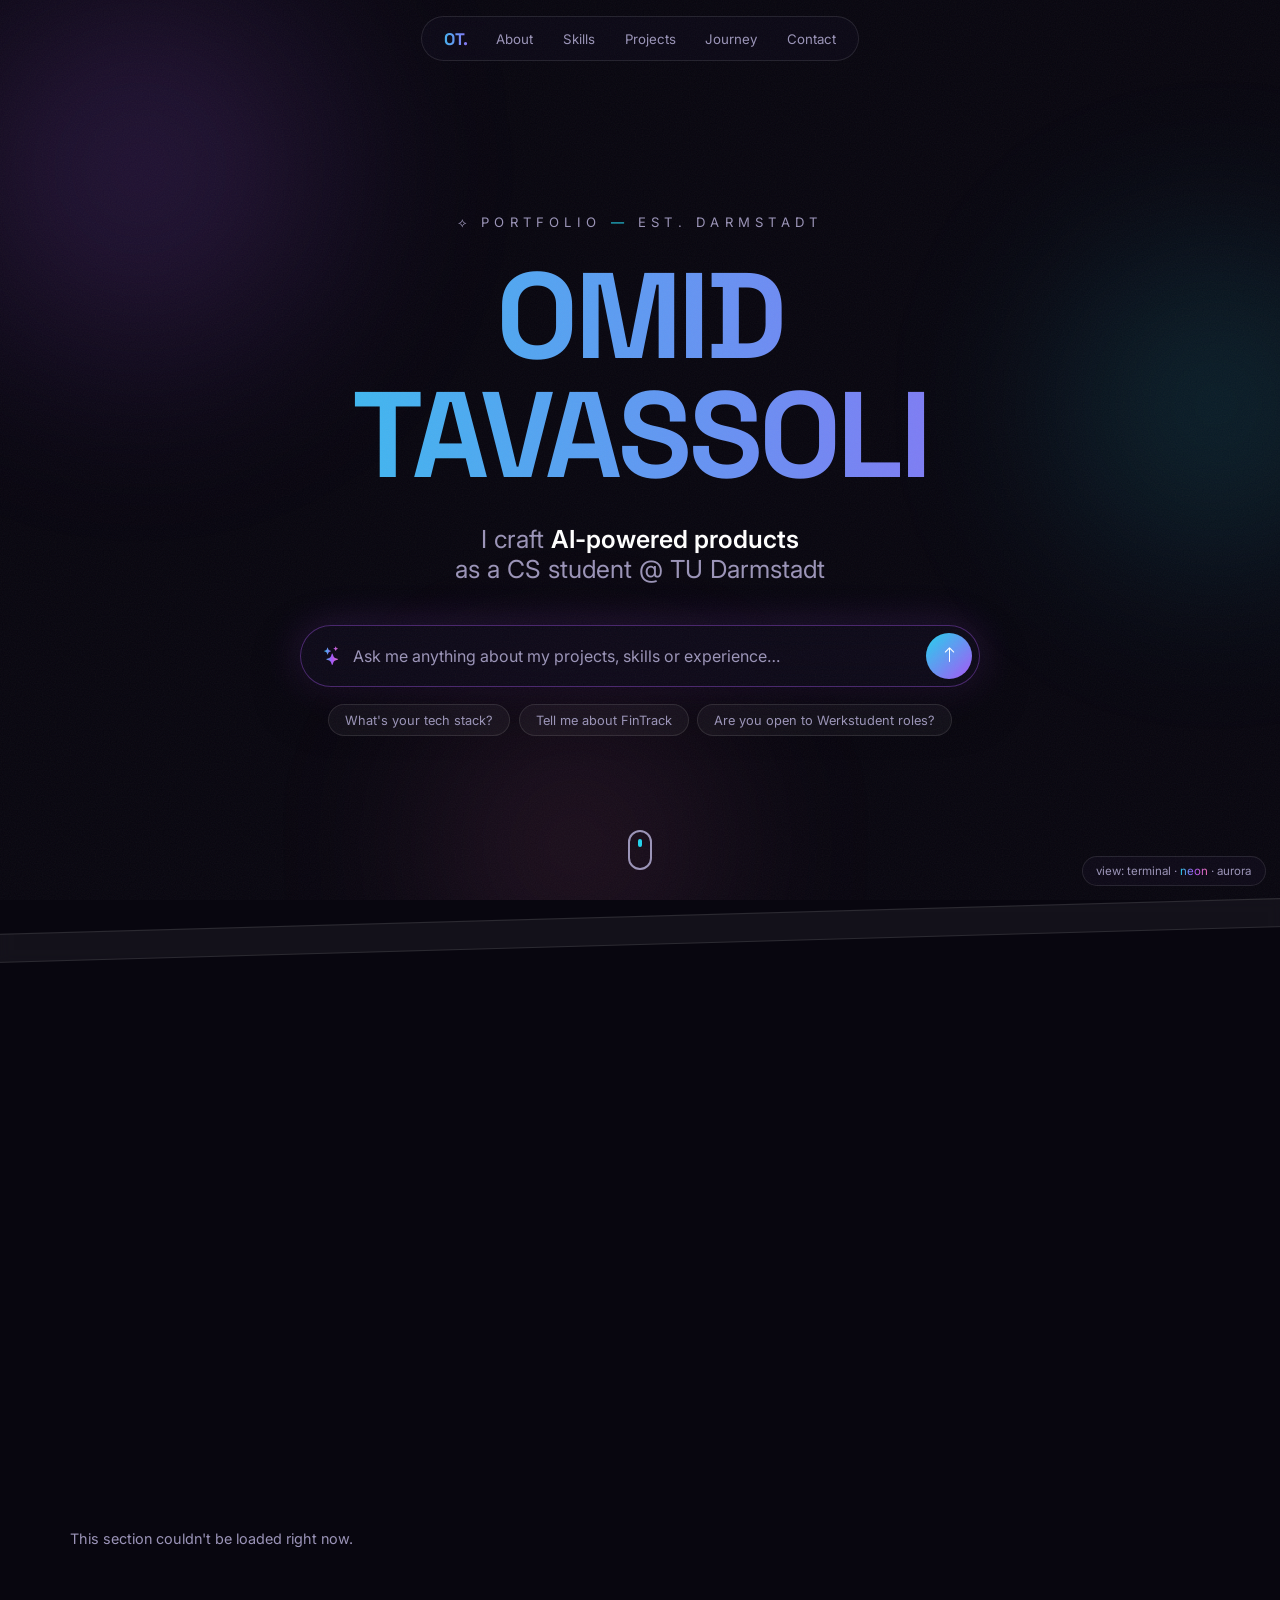
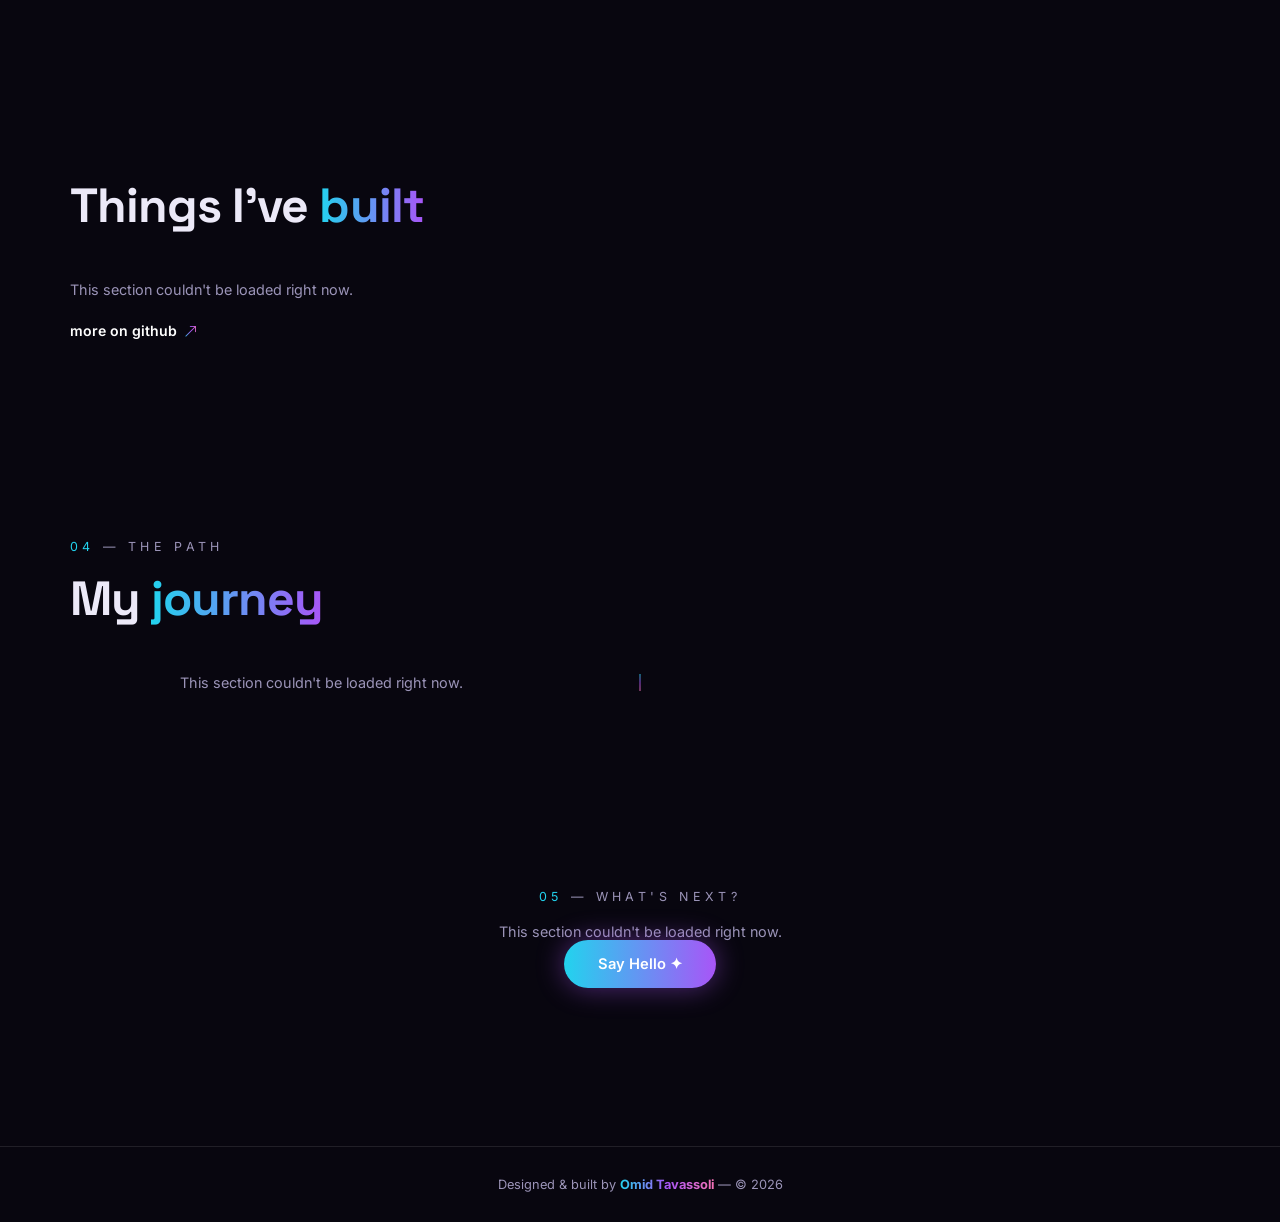
<file: index.html>
<!DOCTYPE html>
<html lang="en">
<head>
<meta charset="UTF-8">
<meta name="viewport" content="width=device-width, initial-scale=1.0">
<title>Omid Tavassoli — Software Developer · Neon</title>
<meta name="description" content="Omid Tavassoli — Computer Science student at TU Darmstadt building secure backend systems, AI integrations, and full-stack web apps. FinTrack, BookIT and more — live in production.">
<meta name="author" content="Omid Tavassoli">
<meta name="theme-color" content="#08060f">
<meta property="og:type" content="website">
<meta property="og:title" content="Omid Tavassoli — Software Developer">
<meta property="og:description" content="Backend systems, AI integration, and IT security — portfolio of a CS student at TU Darmstadt.">
<link rel="icon" type="image/svg+xml" href="data:image/svg+xml,%3Csvg xmlns='http://www.w3.org/2000/svg' viewBox='0 0 64 64'%3E%3Cdefs%3E%3ClinearGradient id='g' x1='0' y1='0' x2='1' y2='1'%3E%3Cstop offset='0' stop-color='%2322d3ee'/%3E%3Cstop offset='1' stop-color='%23a855f7'/%3E%3C/linearGradient%3E%3C/defs%3E%3Crect width='64' height='64' rx='14' fill='%2308060f'/%3E%3Ctext x='32' y='43' font-family='sans-serif' font-size='26' font-weight='bold' text-anchor='middle' fill='url(%23g)'%3EOT%3C/text%3E%3C/svg%3E">
<link rel="preconnect" href="https://fonts.googleapis.com">
<link rel="preconnect" href="https://fonts.gstatic.com" crossorigin>
<link href="https://fonts.googleapis.com/css2?family=Space+Grotesk:wght@500;700&family=Inter:wght@400;500;600&display=swap" rel="stylesheet">
<link href="https://cdn.jsdelivr.net/npm/bootstrap-icons@1.11.3/font/bootstrap-icons.css" rel="stylesheet">
<link rel="stylesheet" href="css/index.css">
</head>
<body>
<div id="pre"><div class="pre-ring"><b>OT</b></div></div>
<div id="prog"></div>
<div id="noise"></div>
<div id="bgfx"><div class="orb o1"></div><div class="orb o2"></div><div class="orb o3"></div></div>
<div id="cdot"></div><div id="cring"></div>

<nav id="pnav">
    <a class="plogo grad-text" href="#hero">OT.</a>
    <a class="plink" href="#about">About</a>
    <a class="plink" href="#skills">Skills</a>
    <a class="plink" href="#projects">Projects</a>
    <a class="plink" href="#journey">Journey</a>
    <a class="plink" href="#contact">Contact</a>
    <button id="burger" aria-label="menu"><span></span><span></span><span></span></button>
</nav>
<div id="mnav">
    <a href="#about">About</a>
    <a href="#skills">Skills</a>
    <a href="#projects">Projects</a>
    <a href="#journey">Journey</a>
    <a href="#contact">Contact</a>
</div>

<div id="page">

<!-- ══ hero ══ -->
<header id="hero">
    <!-- hero chips from the database (content.js) -->
    <div id="heroChips"></div>

    <div class="wrap">
        <p class="eyebrow rv">⟡ portfolio <b>—</b> est. darmstadt</p>
        <h1 class="hero-name disp rv" style="--d:.1s">OMID<br>TAVASSOLI</h1>
        <p class="hero-sub rv" style="--d:.25s"><span>I craft </span><span class="rotor"><span id="rotorWord">secure backends</span></span><br><span>as a CS student @ TU Darmstadt</span></p>
        <!-- chat bar: opens the chat window (js/chat.js) -->
        <form class="hero-chat rv" id="heroChat" style="--d:.4s" autocomplete="off" novalidate>
            <div class="chat-bar">
                <i class="bi bi-stars" aria-hidden="true"></i>
                <input id="heroChatInput" type="text" maxlength="400" placeholder="Ask me anything about my projects, skills or experience…" aria-label="Ask a question about Omid">
                <button class="chat-send" type="submit" aria-label="Send question"><i class="bi bi-arrow-up"></i></button>
            </div>
            <div class="chat-chips">
                <button class="chat-chip" type="button">What's your tech stack?</button>
                <button class="chat-chip" type="button">Tell me about FinTrack</button>
                <button class="chat-chip" type="button">Are you open to Werkstudent roles?</button>
            </div>
        </form>
    </div>
    <div class="scrolldn"></div>
</header>

<!-- ══ marquee ══ -->
<!-- marquee words from the database (content.js) -->
<div class="mq" id="mq"><div class="mq-track" id="mqt"></div></div>

<main>

<!-- ══ about ══ -->
<section id="about">
    <div class="wrap">
        <p class="sec-eyebrow rv"><b>01</b> — <span>about</span></p>
        <!-- content from the database (content.js) -->
        <h2 class="sec-h disp rv" id="aboutTitle"></h2>
        <div class="about-grid">
            <div class="about-text rv rv-l" id="aboutText"></div>
            <!-- rows filled from the currently + contact tables (content.js) -->
            <div class="glass now-card tilt rv rv-r" style="--d:.15s" id="nowCard">
                <h6>// currently</h6>
            </div>
        </div>
    </div>
</section>

<!-- ══ skills ══ -->
<section id="skills">
    <div class="wrap">
        <p class="sec-eyebrow rv"><b>02</b> — <span>arsenal</span></p>
        <h2 class="sec-h disp rv">Technical <span class="grad-text">skills</span></h2>
        <div class="skill-grid" id="skillGrid"></div>
    </div>
</section>

<!-- ══ projects ══ -->
<section id="projects">
    <div class="wrap">
        <p class="sec-eyebrow rv"><b>03</b> — <span>selected work</span></p>
        <h2 class="sec-h disp rv">Things I've <span class="grad-text">built</span></h2>

        <div id="projectList"></div>

        <p class="rv" style="margin-top:1.4rem"><a class="proj-link" href="https://github.com/omid-tavassoli" target="_blank" rel="noopener"><span>more on github</span> <i class="bi bi-arrow-up-right"></i></a></p>
    </div>
</section>

<!-- ══ journey ══ -->
<section id="journey">
    <div class="wrap">
        <p class="sec-eyebrow rv"><b>04</b> — <span>the path</span></p>
        <h2 class="sec-h disp rv">My <span class="grad-text">journey</span></h2>
        <div class="tline" id="journeyLine"></div>
    </div>
</section>

<!-- ══ contact ══ -->
<section id="contact">
    <div class="wrap">
        <p class="sec-eyebrow rv"><b>05</b> — <span>what's next?</span></p>
        <h2 class="contact-h disp rv" id="contactTitle"></h2>
        <div class="rv" style="--d:.1s" id="contactSub"></div>
        <a class="btn btn-glow mag rv" style="--d:.2s" id="contactCta">Say Hello ✦</a>
        <div class="socials rv" style="--d:.3s" id="contactSocials"></div>
    </div>
</section>

</main>

<footer>Designed &amp; built by <b>Omid Tavassoli</b> — © 2026</footer>

</div><!-- /page -->

<!-- ══ chat window ══ -->
<div class="chat-panel" id="chatPanel" role="dialog" aria-labelledby="chatTitle" aria-hidden="true">
    <div class="chat-head">
        <span class="chat-avatar"><i class="bi bi-stars"></i></span>
        <div class="chat-head-text">
            <b id="chatTitle">Ask Omid's assistant</b>
            <span><span class="chat-dot"></span>answers from Omid's CV</span>
        </div>
        <button class="chat-close" id="chatClose" type="button" aria-label="Close chat"><i class="bi bi-x-lg"></i></button>
    </div>
    <div class="chat-log" id="chatLog" aria-live="polite"></div>
    <form class="chat-form" id="chatForm" autocomplete="off" novalidate>
        <input id="chatInput" type="text" maxlength="400" placeholder="Ask a follow-up question…" aria-label="Your message">
        <button class="chat-send" type="submit" aria-label="Send message"><i class="bi bi-arrow-up"></i></button>
    </form>
</div>

<div class="switch">
    view: <a href="terminal.html">terminal</a> · <span class="cur-t">neon</span> · <a href="aurora.html">aurora</a>
</div>

<script src="js/index.js"></script>
<script src="js/shared.js"></script>
<script src="js/content.js"></script>
<script src="js/chat.js"></script>

</body>
</html>
</file>
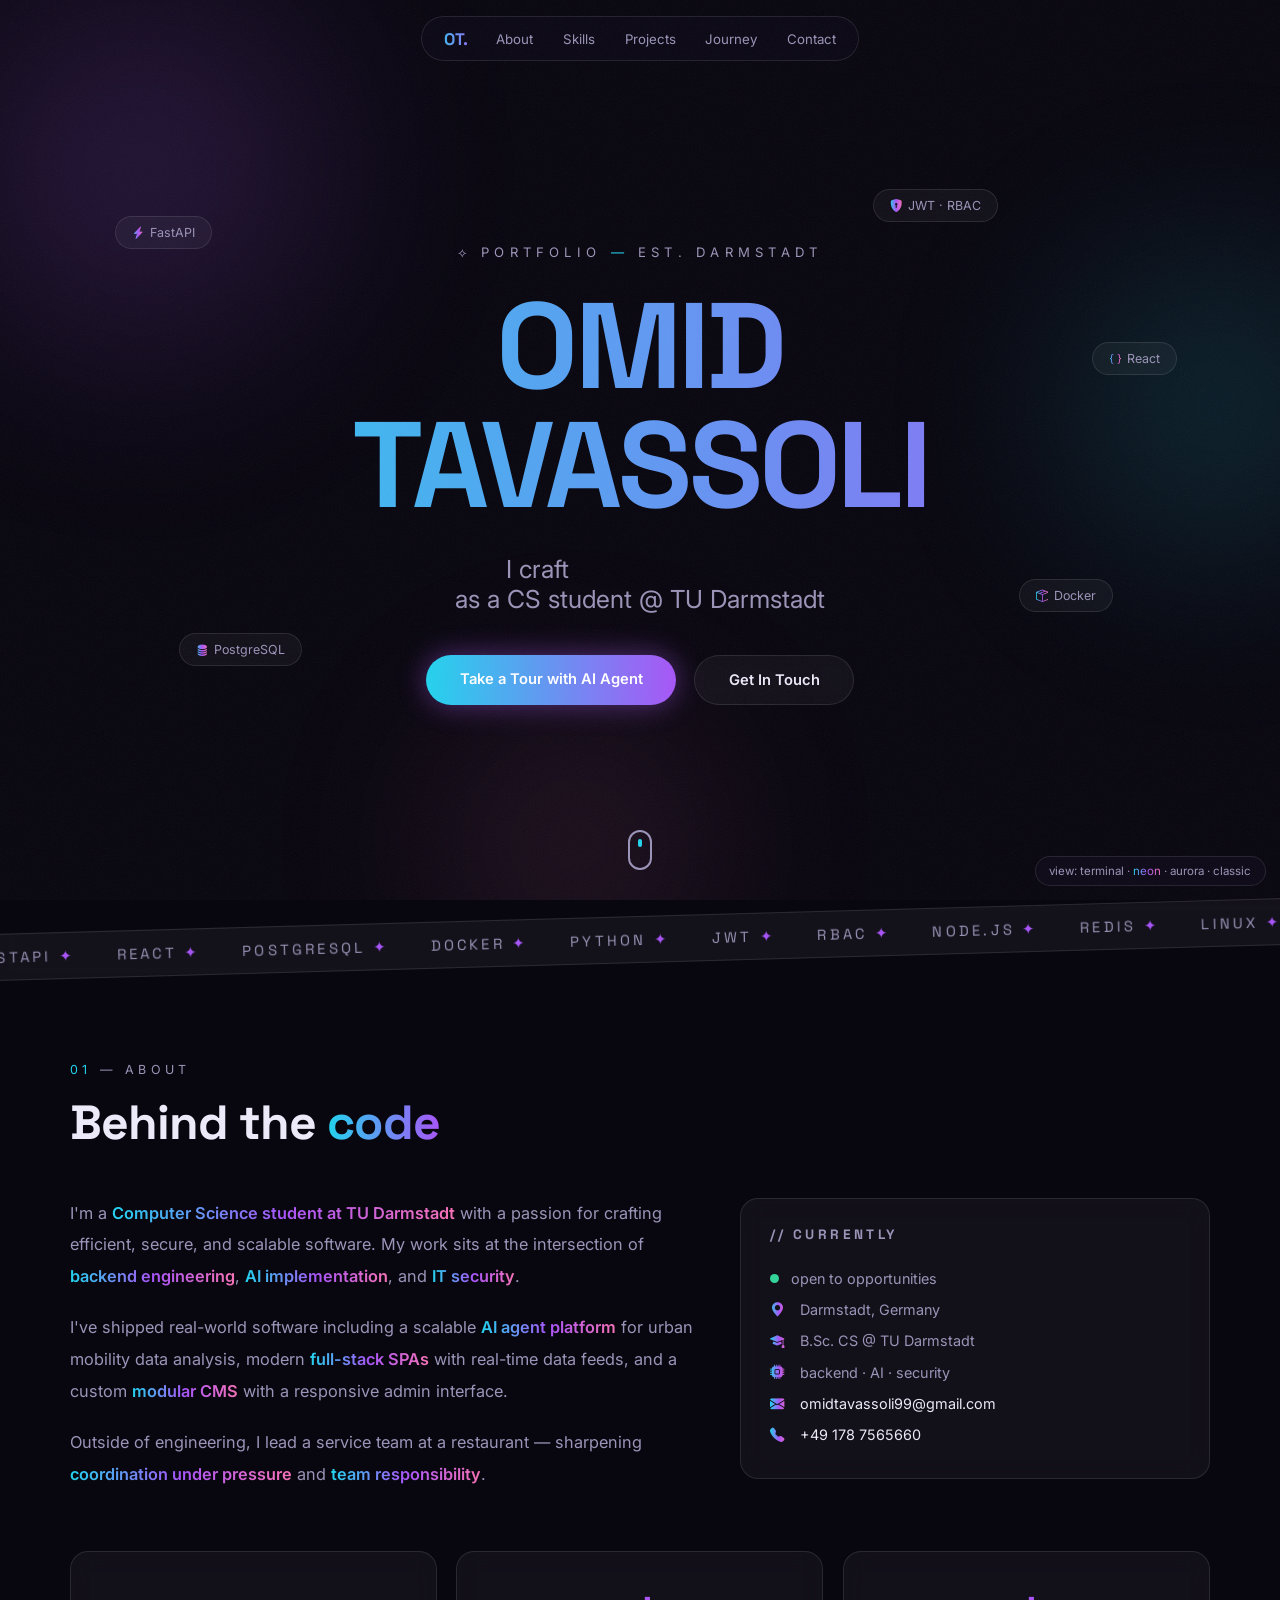
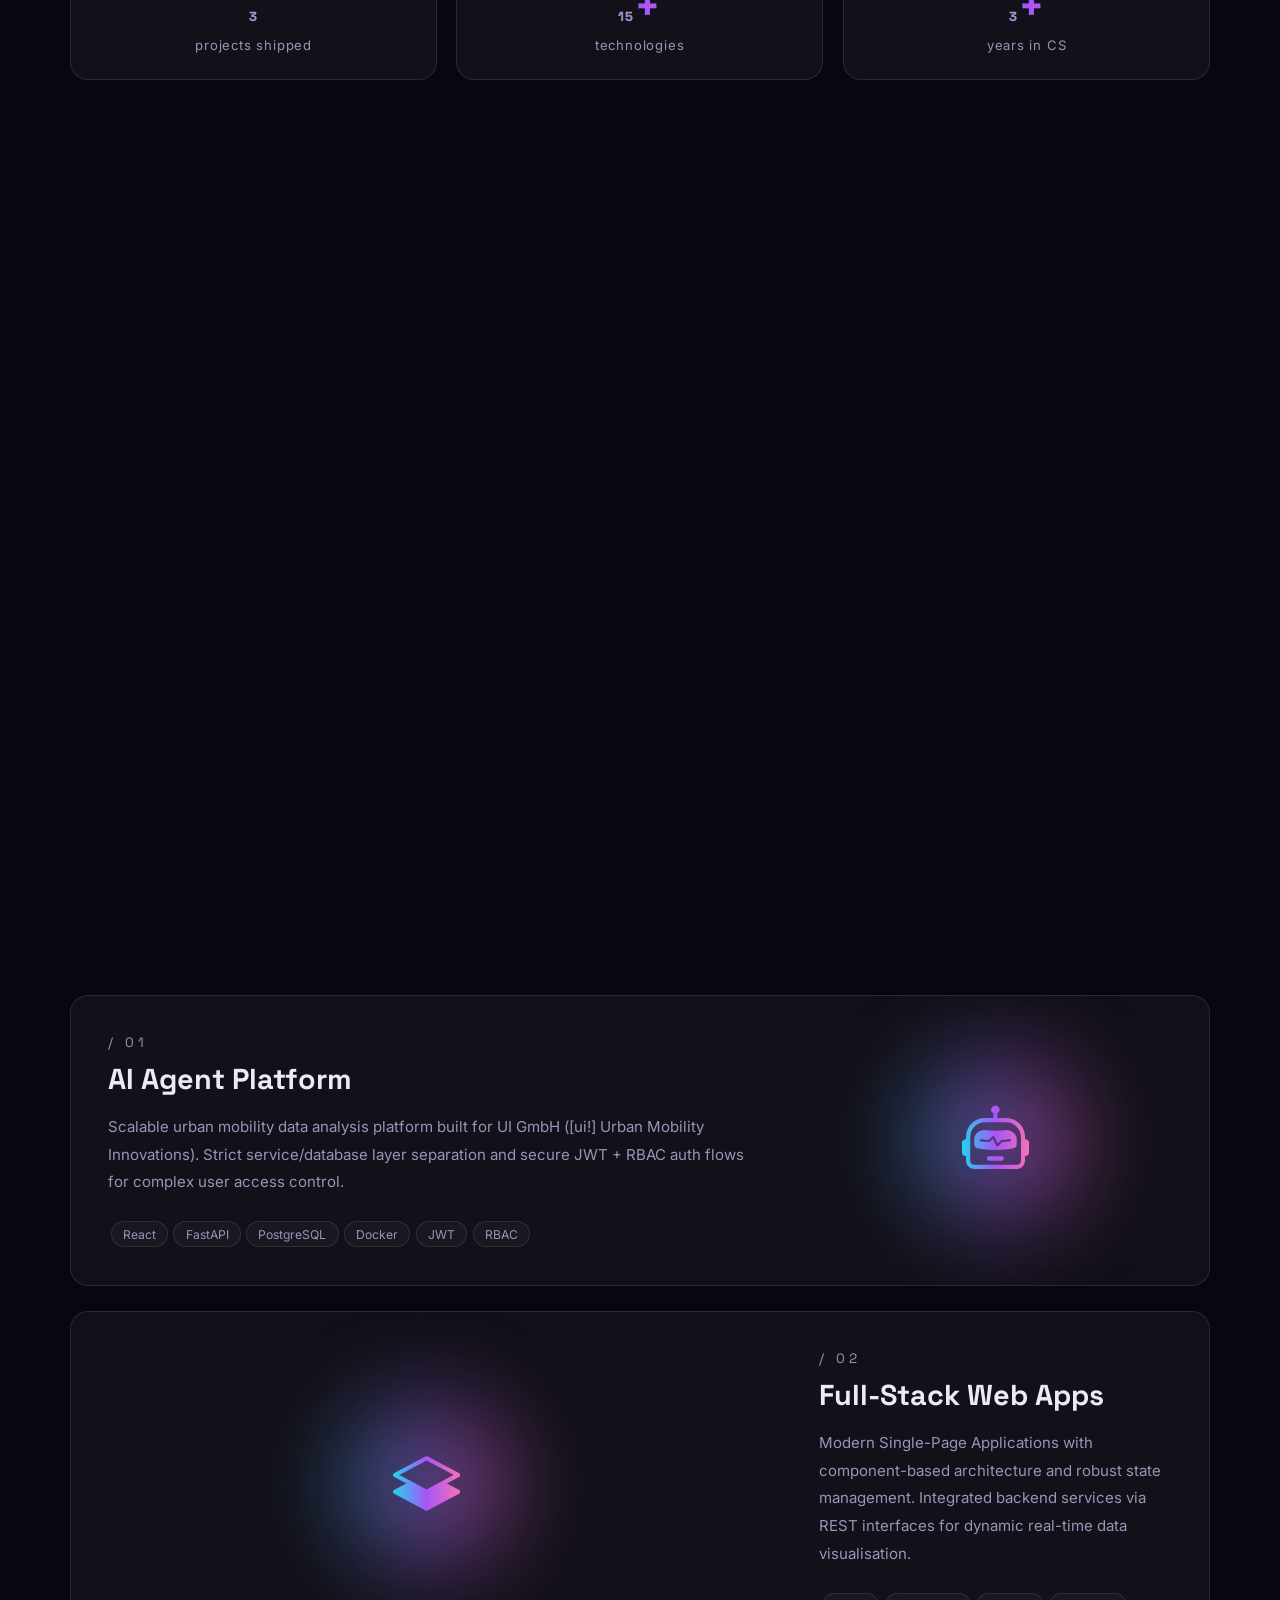
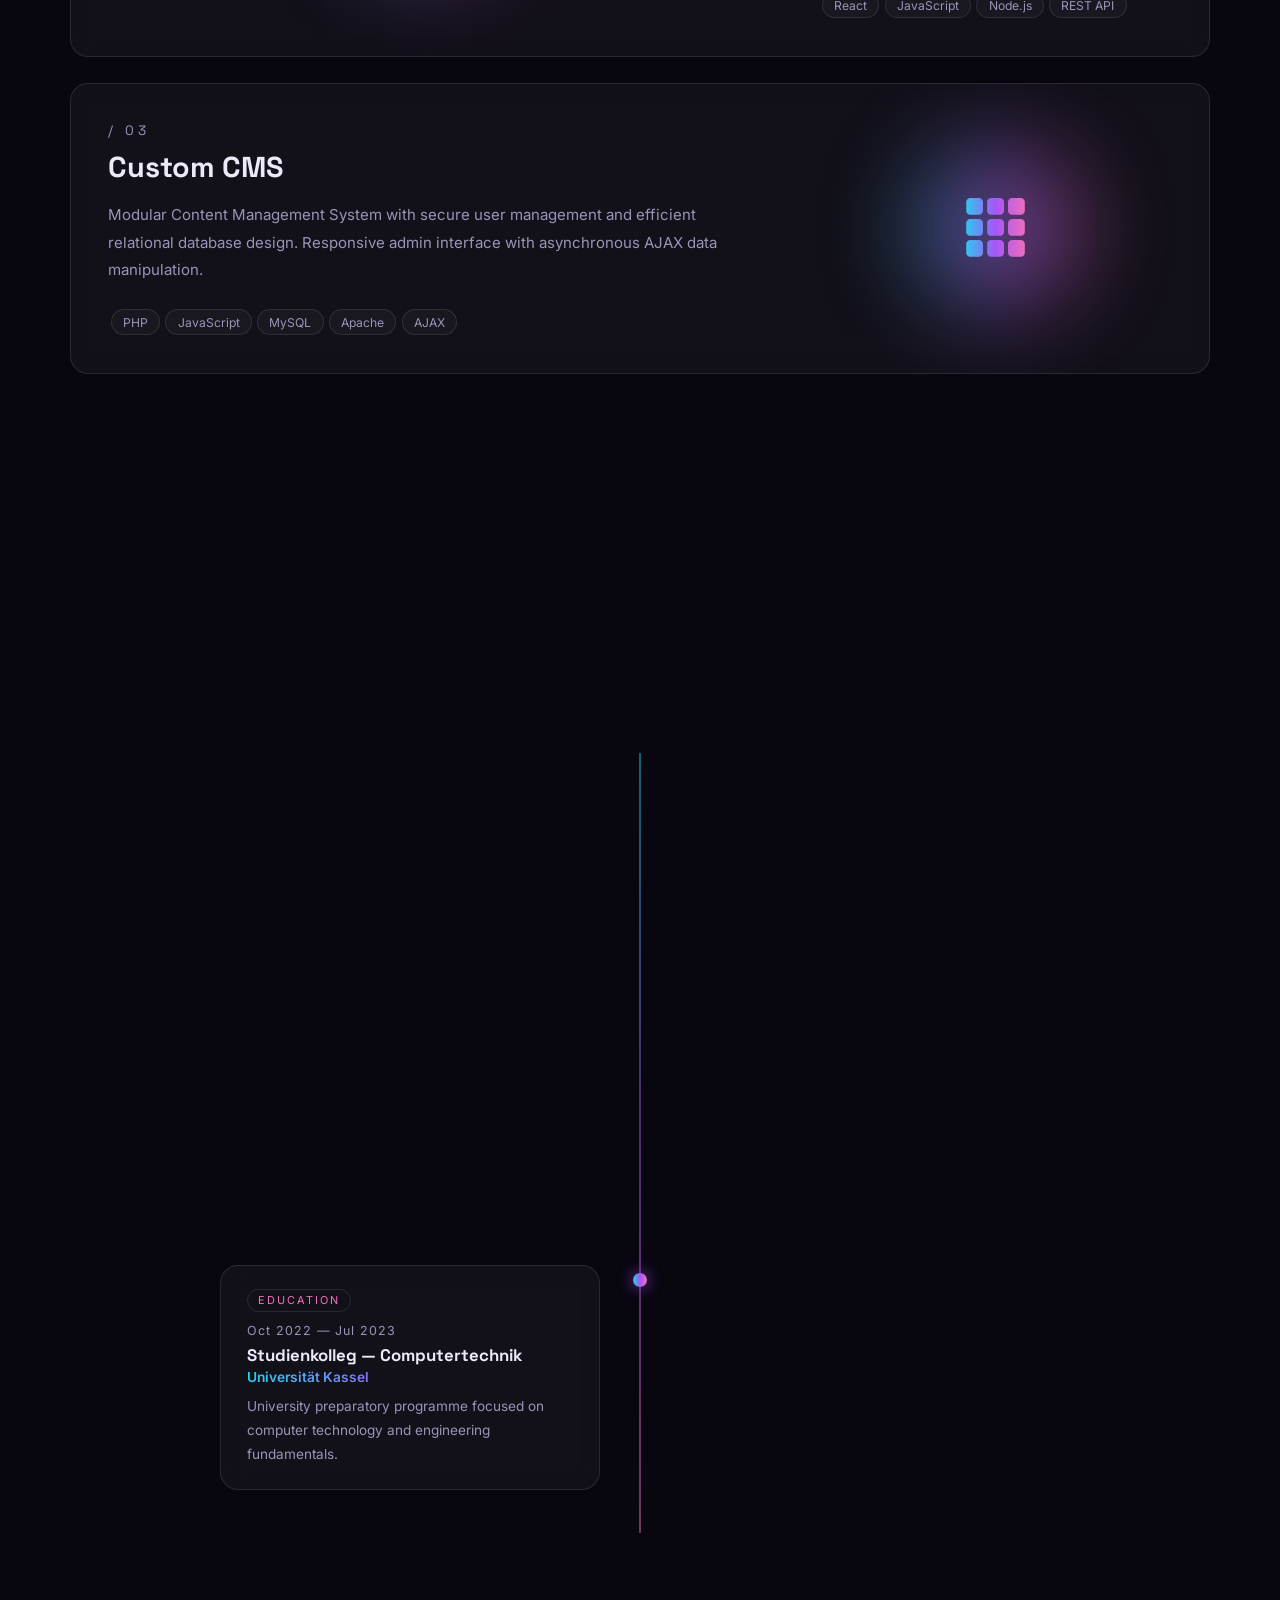
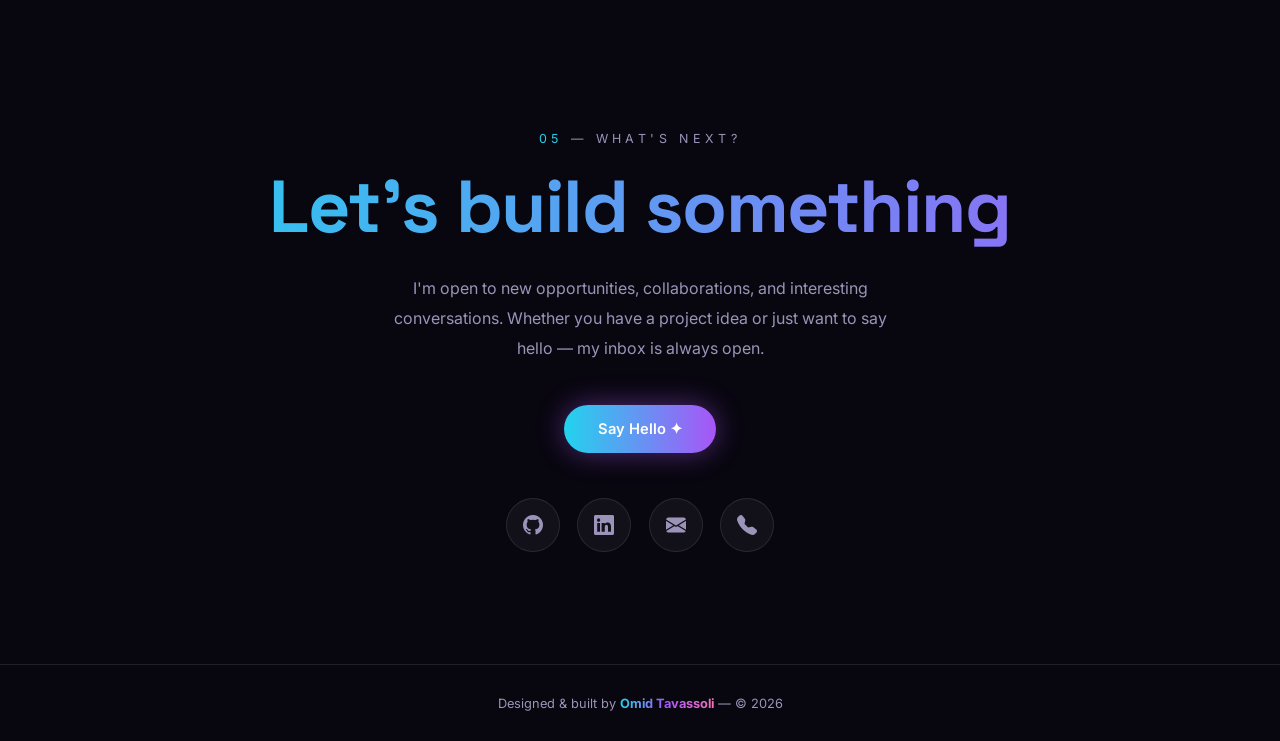
<file: designs/index.html>
<!DOCTYPE html>
<html lang="en">
<head>
<meta charset="UTF-8">
<meta name="viewport" content="width=device-width, initial-scale=1.0">
<title>Omid Tavassoli — Software Developer · Neon</title>
<meta name="description" content="Omid Tavassoli — Computer Science student at TU Darmstadt building secure backend systems, AI integrations, and full-stack web apps.">
<meta name="author" content="Omid Tavassoli">
<meta name="theme-color" content="#08060f">
<meta property="og:type" content="website">
<meta property="og:title" content="Omid Tavassoli — Software Developer">
<meta property="og:description" content="Backend systems, AI integration, and IT security — portfolio of a CS student at TU Darmstadt.">
<link rel="icon" type="image/svg+xml" href="data:image/svg+xml,%3Csvg xmlns='http://www.w3.org/2000/svg' viewBox='0 0 64 64'%3E%3Cdefs%3E%3ClinearGradient id='g' x1='0' y1='0' x2='1' y2='1'%3E%3Cstop offset='0' stop-color='%2322d3ee'/%3E%3Cstop offset='1' stop-color='%23a855f7'/%3E%3C/linearGradient%3E%3C/defs%3E%3Crect width='64' height='64' rx='14' fill='%2308060f'/%3E%3Ctext x='32' y='43' font-family='sans-serif' font-size='26' font-weight='bold' text-anchor='middle' fill='url(%23g)'%3EOT%3C/text%3E%3C/svg%3E">
<link rel="preconnect" href="https://fonts.googleapis.com">
<link rel="preconnect" href="https://fonts.gstatic.com" crossorigin>
<link href="https://fonts.googleapis.com/css2?family=Space+Grotesk:wght@500;700&family=Inter:wght@400;500;600&display=swap" rel="stylesheet">
<link href="https://cdn.jsdelivr.net/npm/bootstrap-icons@1.11.3/font/bootstrap-icons.css" rel="stylesheet">
<style>
:root{
    --bg:#08060f; --bg2:#0c0917;
    --text:#ece9f8; --muted:#9b94b8;
    --cyan:#22d3ee; --violet:#a855f7; --pink:#f472b6;
    --glass:rgba(255,255,255,.045); --gborder:rgba(255,255,255,.1);
    --grad:linear-gradient(90deg,var(--cyan),var(--violet),var(--pink));
}
@property --ang{syntax:'<angle>';initial-value:0deg;inherits:false}
*{margin:0;padding:0;box-sizing:border-box}
html{scroll-behavior:smooth}
@media (hover:hover) and (pointer:fine){
    html:not(.rm), html:not(.rm) a, html:not(.rm) button, html:not(.rm) input{cursor:none}
}
body{
    background:var(--bg);color:var(--text);
    font-family:'Inter',sans-serif;overflow-x:hidden;
}
::selection{background:var(--violet);color:#fff}
::-webkit-scrollbar{width:8px}
::-webkit-scrollbar-track{background:var(--bg)}
::-webkit-scrollbar-thumb{background:#241b3e;border-radius:4px}
::-webkit-scrollbar-thumb:hover{background:var(--violet)}
.wrap{width:min(1140px,92%);margin:0 auto}
.disp{font-family:'Space Grotesk',sans-serif}
.grad-text{background:var(--grad);background-size:200% 100%;-webkit-background-clip:text;background-clip:text;color:transparent}

/* ── preloader ── */
#pre{position:fixed;inset:0;z-index:9999;background:var(--bg);display:flex;align-items:center;justify-content:center;transition:opacity .5s,visibility .5s}
#pre.off{opacity:0;visibility:hidden}
.pre-ring{position:relative;width:84px;height:84px;border-radius:50%;display:flex;align-items:center;justify-content:center}
.pre-ring::before{content:'';position:absolute;inset:0;border-radius:50%;padding:2px;background:conic-gradient(from 0deg,transparent 10%,var(--cyan),var(--violet),var(--pink),transparent 90%);-webkit-mask:linear-gradient(#000 0 0) content-box,linear-gradient(#000 0 0);-webkit-mask-composite:xor;mask-composite:exclude;animation:spin 1.1s linear infinite}
.pre-ring b{font-family:'Space Grotesk';font-size:1.5rem;background:var(--grad);-webkit-background-clip:text;background-clip:text;color:transparent}
@keyframes spin{to{transform:rotate(360deg)}}

/* ── scroll progress ── */
#prog{position:fixed;top:0;left:0;right:0;height:3px;z-index:500;background:var(--grad);transform:scaleX(0);transform-origin:left}

/* ── noise + orbs ── */
#noise{position:fixed;inset:0;z-index:9000;pointer-events:none;opacity:.05;
    background:url("data:image/svg+xml,%3Csvg xmlns='http://www.w3.org/2000/svg' width='180' height='180'%3E%3Cfilter id='n'%3E%3CfeTurbulence type='fractalNoise' baseFrequency='0.85' numOctaves='2'/%3E%3C/filter%3E%3Crect width='180' height='180' filter='url(%23n)'/%3E%3C/svg%3E")}
#bgfx{position:fixed;inset:0;z-index:0;overflow:hidden;pointer-events:none}
.orb{position:absolute;border-radius:50%;filter:blur(90px);opacity:.5;will-change:transform}
.orb.o1{width:46vw;height:46vw;top:-14%;left:-12%;background:radial-gradient(circle,rgba(168,85,247,.5),transparent 65%);animation:drift1 26s ease-in-out infinite alternate}
.orb.o2{width:38vw;height:38vw;top:18%;right:-14%;background:radial-gradient(circle,rgba(34,211,238,.42),transparent 65%);animation:drift2 31s ease-in-out infinite alternate}
.orb.o3{width:34vw;height:34vw;bottom:-18%;left:28%;background:radial-gradient(circle,rgba(244,114,182,.34),transparent 65%);animation:drift3 24s ease-in-out infinite alternate}
@keyframes drift1{to{transform:translate3d(9vw,7vh,0) scale(1.15)}}
@keyframes drift2{to{transform:translate3d(-7vw,9vh,0) scale(.9)}}
@keyframes drift3{to{transform:translate3d(6vw,-8vh,0) scale(1.1)}}
#page{position:relative;z-index:1}

/* ── custom cursor ── */
#cdot{position:fixed;top:0;left:0;width:8px;height:8px;margin:-4px 0 0 -4px;border-radius:50%;background:#fff;z-index:10000;pointer-events:none;opacity:0}
#cring{position:fixed;top:0;left:0;width:38px;height:38px;margin:-19px 0 0 -19px;border-radius:50%;border:1.5px solid rgba(34,211,238,.65);z-index:9999;pointer-events:none;opacity:0;
    transition:width .25s,height .25s,margin .25s,background .25s,border-color .25s}
#cring.hov{width:58px;height:58px;margin:-29px 0 0 -29px;background:rgba(34,211,238,.09);border-color:rgba(168,85,247,.8)}
@media (hover:none),(pointer:coarse){#cdot,#cring{display:none}}
html.rm #cdot,html.rm #cring{display:none}

/* ── nav pill ── */
#pnav{position:fixed;top:16px;left:50%;transform:translateX(-50%);z-index:300;
    display:flex;align-items:center;gap:.15rem;
    background:rgba(16,12,28,.55);border:1px solid var(--gborder);
    backdrop-filter:blur(18px);-webkit-backdrop-filter:blur(18px);
    border-radius:999px;padding:.4rem .55rem;white-space:nowrap}
.plogo{font-family:'Space Grotesk';font-weight:700;font-size:1.05rem;padding:0 .8rem;text-decoration:none}
.plink{color:var(--muted);text-decoration:none;font-size:.83rem;padding:.45rem .85rem;border-radius:999px;transition:color .25s,background .25s}
.plink:hover{color:#fff;background:rgba(255,255,255,.06)}
.plink.active{color:#fff;background:linear-gradient(90deg,rgba(34,211,238,.16),rgba(168,85,247,.16))}
#burger{display:none;background:none;border:none;padding:.45rem .7rem}
#burger span{display:block;width:22px;height:2px;background:#fff;margin:5px 0;border-radius:2px;transition:transform .3s,opacity .3s}
#burger.open span:nth-child(1){transform:translateY(7px) rotate(45deg)}
#burger.open span:nth-child(2){opacity:0}
#burger.open span:nth-child(3){transform:translateY(-7px) rotate(-45deg)}
#mnav{position:fixed;inset:0;z-index:250;background:rgba(8,6,15,.96);backdrop-filter:blur(22px);
    display:flex;flex-direction:column;justify-content:center;align-items:center;gap:1.5rem;
    opacity:0;pointer-events:none;transition:opacity .35s}
#mnav.open{opacity:1;pointer-events:auto}
#mnav a{font-family:'Space Grotesk';font-size:2rem;color:var(--text);text-decoration:none;opacity:0;transform:translateY(20px);transition:opacity .4s,transform .4s}
#mnav.open a{opacity:1;transform:none}
#mnav a:nth-child(1){transition-delay:.05s}#mnav a:nth-child(2){transition-delay:.1s}
#mnav a:nth-child(3){transition-delay:.15s}#mnav a:nth-child(4){transition-delay:.2s}
#mnav a:nth-child(5){transition-delay:.25s}
#mnav a:hover{background:var(--grad);-webkit-background-clip:text;background-clip:text;color:transparent}
@media (max-width:780px){.plink{display:none}#burger{display:block}}

/* ── reveal system ── */
.rv{opacity:0;transform:translateY(30px);filter:blur(7px);transition:opacity .8s cubic-bezier(.22,1,.36,1),transform .8s cubic-bezier(.22,1,.36,1),filter .8s;transition-delay:var(--d,0s)}
.rv.rv-l{transform:translateX(-44px)}
.rv.rv-r{transform:translateX(44px)}
.rv.on{opacity:1;transform:none;filter:none}

/* ── hero ── */
#hero{min-height:100vh;display:flex;flex-direction:column;align-items:center;justify-content:center;text-align:center;position:relative;padding:120px 0 70px}
.eyebrow{font-size:.82rem;letter-spacing:.4em;text-transform:uppercase;color:var(--muted);margin-bottom:1.6rem}
.eyebrow b{color:var(--cyan);font-weight:400}
.hero-name{font-size:clamp(3.1rem,11vw,7.6rem);font-weight:700;line-height:.98;letter-spacing:-.03em;
    background:var(--grad);background-size:220% 100%;-webkit-background-clip:text;background-clip:text;color:transparent;
    animation:pan 7s ease-in-out infinite alternate}
@keyframes pan{to{background-position:100% 0}}
.hero-sub{font-size:clamp(1.1rem,2.6vw,1.55rem);color:var(--muted);margin:1.8rem 0 2.6rem}
.rotor{display:inline-block;overflow:hidden;vertical-align:bottom}
.rotor span{display:inline-block;color:#fff;font-weight:600;transition:transform .45s cubic-bezier(.22,1,.36,1),opacity .45s}
.rotor span.down{transform:translateY(110%);opacity:0}
.hero-cta{display:flex;gap:1.1rem;justify-content:center;flex-wrap:wrap}

/* ── inline hero chat ── */
.hero-chat{
    width:min(560px,100%);margin:2.6rem auto 0;
    background:rgba(255,255,255,.032);
    border:1px solid rgba(255,255,255,.1);
    border-radius:20px;
    backdrop-filter:blur(18px);-webkit-backdrop-filter:blur(18px);
    overflow:hidden;
    box-shadow:0 0 0 1px rgba(168,85,247,.15),0 24px 60px rgba(0,0,0,.45);
}
.hc-label{
    display:flex;align-items:center;gap:.6rem;
    padding:.75rem 1.2rem;
    border-bottom:1px solid rgba(255,255,255,.07);
    font-size:.78rem;color:var(--muted);
    background:linear-gradient(90deg,rgba(34,211,238,.07),rgba(168,85,247,.07));
}
.hc-dot{
    width:7px;height:7px;border-radius:50%;background:#34d399;flex-shrink:0;
    box-shadow:0 0 0 0 rgba(52,211,153,.6);animation:hcpulse 2s infinite;
}
@keyframes hcpulse{70%{box-shadow:0 0 0 7px rgba(52,211,153,0)}100%{box-shadow:0 0 0 0 rgba(52,211,153,0)}}
.hc-badge{
    margin-left:auto;font-size:.66rem;font-weight:600;letter-spacing:.1em;
    background:var(--grad);-webkit-background-clip:text;background-clip:text;color:transparent;
    border:1px solid rgba(168,85,247,.3);border-radius:999px;padding:.15rem .55rem;
}
.hc-msgs{
    min-height:72px;max-height:240px;overflow-y:auto;
    padding:.95rem 1.1rem;display:flex;flex-direction:column;gap:.65rem;
    scrollbar-width:thin;scrollbar-color:rgba(255,255,255,.08) transparent;
    text-align:left;
}
.hc-msgs::-webkit-scrollbar{width:4px}
.hc-msgs::-webkit-scrollbar-thumb{background:rgba(255,255,255,.08);border-radius:2px}
.hc-welcome{font-size:.84rem;color:var(--muted);line-height:1.6}
.hc-msg{max-width:88%;font-size:.84rem;line-height:1.65;border-radius:12px;padding:.55rem .85rem;word-break:break-word}
.hc-msg.user{
    align-self:flex-end;
    background:linear-gradient(135deg,rgba(34,211,238,.15),rgba(168,85,247,.15));
    border:1px solid rgba(168,85,247,.25);color:var(--text);
}
.hc-msg.bot{
    align-self:flex-start;
    background:rgba(255,255,255,.05);
    border:1px solid rgba(255,255,255,.08);color:var(--text);
}
.hc-msg.bot .hc-cursor{
    display:inline-block;width:7px;height:.9em;border-radius:2px;
    background:var(--cyan);margin-left:2px;vertical-align:text-bottom;
    animation:hcblink .8s step-end infinite;
}
@keyframes hcblink{50%{opacity:0}}
.hc-msg.err{border-color:rgba(248,113,113,.3);background:rgba(248,113,113,.07);color:#fca5a5}
.hc-form{
    display:flex;gap:.5rem;padding:.7rem .85rem;
    border-top:1px solid rgba(255,255,255,.07);
}
.hc-input{
    flex:1;background:rgba(255,255,255,.05);
    border:1px solid rgba(255,255,255,.1);border-radius:999px;
    color:var(--text);font-family:'Inter';font-size:.86rem;
    padding:.52rem 1.1rem;outline:none;
    transition:border-color .25s,box-shadow .25s;
}
.hc-input:focus{border-color:rgba(168,85,247,.5);box-shadow:0 0 0 3px rgba(168,85,247,.12)}
.hc-input::placeholder{color:var(--muted)}
.hc-send{
    width:38px;height:38px;border-radius:50%;border:none;flex-shrink:0;
    background:linear-gradient(135deg,var(--cyan),var(--violet));
    color:#fff;cursor:pointer;display:flex;align-items:center;justify-content:center;
    transition:transform .2s,box-shadow .2s;
}
.hc-send svg{width:15px;height:15px}
.hc-send:hover{transform:scale(1.1);box-shadow:0 0 18px rgba(168,85,247,.55)}
.hc-send:disabled{opacity:.4;cursor:default;transform:none}
.btn{display:inline-block;font-size:.92rem;font-weight:600;text-decoration:none;border-radius:999px;padding:.95rem 2.1rem;transition:transform .25s,box-shadow .25s,background .25s;will-change:transform}
.btn-glow{background:var(--grad);background-size:200% 100%;color:#fff;box-shadow:0 0 28px rgba(168,85,247,.45);animation:pan 5s linear infinite alternate}
.btn-glow:hover{box-shadow:0 0 46px rgba(34,211,238,.55)}
.btn-ghost{background:var(--glass);border:1px solid var(--gborder);color:var(--text);backdrop-filter:blur(8px)}
.btn-ghost:hover{background:rgba(255,255,255,.09)}
.chip{position:absolute;background:var(--glass);border:1px solid var(--gborder);backdrop-filter:blur(10px);
    border-radius:999px;padding:.5rem 1rem;font-size:.78rem;color:var(--muted);
    animation:bob 6s ease-in-out infinite alternate;will-change:transform}
.chip i{margin-right:.4rem;background:var(--grad);-webkit-background-clip:text;background-clip:text;color:transparent}
.c1{top:24%;left:9%;animation-delay:0s}
.c2{top:38%;right:8%;animation-delay:1.2s}
.c3{bottom:26%;left:14%;animation-delay:2.1s}
.c4{bottom:32%;right:13%;animation-delay:.6s}
.c5{top:21%;right:22%;animation-delay:1.7s}
@keyframes bob{to{transform:translateY(-16px)}}
@media (max-width:900px){.chip{display:none}}
.scrolldn{position:absolute;bottom:30px;left:50%;transform:translateX(-50%);width:24px;height:40px;border:2px solid var(--muted);border-radius:14px}
.scrolldn::before{content:'';position:absolute;left:50%;top:7px;width:4px;height:8px;margin-left:-2px;border-radius:2px;background:var(--cyan);animation:wheel 1.8s ease-in-out infinite}
@keyframes wheel{0%{transform:translateY(0);opacity:1}70%{transform:translateY(14px);opacity:0}100%{opacity:0}}

/* ── marquee ── */
.mq{overflow:hidden;transform:rotate(-1.6deg);margin:1rem -2% 0;width:104%;
    background:var(--glass);border-top:1px solid var(--gborder);border-bottom:1px solid var(--gborder);backdrop-filter:blur(6px)}
.mq-track{display:flex;gap:2.6rem;width:max-content;padding:.85rem 0;animation:mq 30s linear infinite}
.mq:hover .mq-track{animation-play-state:paused}
.mq-track span{font-family:'Space Grotesk';font-size:.92rem;letter-spacing:.22em;color:var(--muted);white-space:nowrap}
.mq-track span i{color:var(--violet);font-style:normal}
@keyframes mq{to{transform:translateX(-50%)}}

/* ── sections ── */
section{padding:6.2rem 0;position:relative}
.sec-eyebrow{font-size:.78rem;letter-spacing:.35em;text-transform:uppercase;color:var(--muted);margin-bottom:.9rem}
.sec-eyebrow b{color:var(--cyan);font-weight:400}
.sec-h{font-family:'Space Grotesk';font-size:clamp(1.9rem,4.6vw,3rem);font-weight:700;margin-bottom:2.8rem;letter-spacing:-.02em}

/* ── glass card + animated gradient border ── */
.glass{position:relative;background:var(--glass);border:1px solid var(--gborder);border-radius:18px;
    backdrop-filter:blur(14px);-webkit-backdrop-filter:blur(14px);
    transition:transform .35s,box-shadow .35s;will-change:transform}
.glass::before{content:'';position:absolute;inset:-1px;border-radius:18px;padding:1px;opacity:0;transition:opacity .4s;
    background:conic-gradient(from var(--ang),transparent 0 18%,var(--cyan),var(--violet),var(--pink),transparent 82% 100%);
    -webkit-mask:linear-gradient(#000 0 0) content-box,linear-gradient(#000 0 0);-webkit-mask-composite:xor;mask-composite:exclude;
    pointer-events:none}
.glass:hover::before{opacity:1;animation:rot 3.2s linear infinite}
@keyframes rot{to{--ang:360deg}}
.glass::after{content:'';position:absolute;inset:0;border-radius:18px;pointer-events:none;opacity:0;transition:opacity .35s;
    background:radial-gradient(520px circle at var(--mx,50%) var(--my,50%),rgba(255,255,255,.09),transparent 42%)}
.glass:hover::after{opacity:1}
.glass:hover{box-shadow:0 26px 60px rgba(0,0,0,.5)}

/* ── about ── */
.about-grid{display:grid;grid-template-columns:1.35fr 1fr;gap:2.2rem;align-items:start}
.about-text p{color:var(--muted);line-height:1.95;margin-bottom:1.2rem;font-size:1.02rem}
.about-text em{font-style:normal;font-weight:600;background:var(--grad);-webkit-background-clip:text;background-clip:text;color:transparent}
.now-card{padding:1.7rem 1.8rem}
.now-card h6{font-family:'Space Grotesk';font-size:.85rem;letter-spacing:.25em;text-transform:uppercase;color:var(--muted);margin-bottom:1.2rem}
.now-row{display:flex;align-items:center;gap:.75rem;padding:.45rem 0;color:var(--muted);font-size:.9rem}
.now-row i{background:var(--grad);-webkit-background-clip:text;background-clip:text;color:transparent;width:18px;flex-shrink:0}
.now-row a{color:var(--text);text-decoration:none}
.now-row a:hover{color:var(--cyan)}
.pulse{width:9px;height:9px;border-radius:50%;background:#34d399;box-shadow:0 0 0 0 rgba(52,211,153,.7);animation:pulse 2s infinite;flex-shrink:0}
@keyframes pulse{70%{box-shadow:0 0 0 11px rgba(52,211,153,0)}100%{box-shadow:0 0 0 0 rgba(52,211,153,0)}}
.stats{display:grid;grid-template-columns:repeat(3,1fr);gap:1.2rem;margin-top:2.6rem}
.stat{padding:1.6rem 1rem;text-align:center}
.stat b{display:block;font-family:'Space Grotesk';font-size:clamp(1.9rem,4vw,2.7rem);font-weight:700;
    background:var(--grad);-webkit-background-clip:text;background-clip:text;color:transparent}
.stat span{color:var(--muted);font-size:.82rem;letter-spacing:.06em}

/* ── skills ── */
.skill-grid{display:grid;grid-template-columns:repeat(auto-fit,minmax(245px,1fr));gap:1.3rem}
.skill-card{padding:1.7rem 1.6rem}
.skill-ic{width:46px;height:46px;border-radius:13px;background:var(--grad);display:flex;align-items:center;justify-content:center;font-size:1.25rem;color:#fff;margin-bottom:1.1rem;box-shadow:0 0 22px rgba(168,85,247,.4)}
.skill-card h5{font-family:'Space Grotesk';font-size:1.02rem;margin-bottom:.9rem}
.npill{display:inline-block;font-size:.76rem;color:var(--muted);border:1px solid var(--gborder);background:rgba(255,255,255,.03);
    border-radius:999px;padding:.26rem .7rem;margin:.17rem;transition:color .25s,border-color .25s,box-shadow .25s,transform .25s}
.npill:hover{color:#fff;border-color:var(--cyan);box-shadow:0 0 14px rgba(34,211,238,.35);transform:translateY(-2px)}

/* ── projects ── */
.proj{display:grid;grid-template-columns:1.25fr .75fr;gap:0;margin-bottom:1.6rem;overflow:hidden}
.proj-info{padding:2.2rem 2.3rem}
.proj-num{font-family:'Space Grotesk';font-size:.85rem;color:var(--muted);letter-spacing:.3em}
.proj h4{font-family:'Space Grotesk';font-size:clamp(1.3rem,2.6vw,1.8rem);margin:.6rem 0 1rem}
.proj p{color:var(--muted);line-height:1.85;font-size:.94rem;margin-bottom:1.4rem}
.proj-vis{display:flex;align-items:center;justify-content:center;position:relative;min-height:220px}
.proj-vis::before{content:'';position:absolute;width:170px;height:170px;border-radius:50%;
    background:var(--grad);filter:blur(46px);opacity:.5}
.proj-vis i{position:relative;font-size:4.2rem;background:var(--grad);-webkit-background-clip:text;background-clip:text;color:transparent}
.proj-link{display:inline-flex;align-items:center;gap:.45rem;color:#fff;font-size:.88rem;font-weight:600;text-decoration:none}
.proj-link i{transition:transform .3s;background:var(--grad);-webkit-background-clip:text;background-clip:text;color:transparent}
.proj-link:hover i{transform:translate(4px,-4px)}
@media (max-width:820px){.proj{grid-template-columns:1fr}.proj-vis{min-height:170px;order:-1}}

/* ── journey timeline ── */
.tline{position:relative;max-width:920px;margin:0 auto}
.tline::before{content:'';position:absolute;left:50%;top:0;bottom:0;width:2px;transform:translateX(-50%);
    background:linear-gradient(180deg,var(--cyan),var(--violet),var(--pink));opacity:.45}
.titem{position:relative;width:50%;padding:0 2.5rem 2.7rem}
.titem:nth-child(odd){left:0;text-align:right}
.titem:nth-child(even){left:50%;text-align:left}
.titem::after{content:'';position:absolute;top:8px;width:14px;height:14px;border-radius:50%;
    background:var(--grad);box-shadow:0 0 16px rgba(168,85,247,.8)}
.titem:nth-child(odd)::after{right:-7px}
.titem:nth-child(even)::after{left:-7px}
.tcard{display:inline-block;text-align:left;padding:1.4rem 1.6rem;max-width:100%}
.tbadge{display:inline-block;font-size:.68rem;letter-spacing:.18em;text-transform:uppercase;border-radius:999px;padding:.2rem .65rem;margin-bottom:.7rem;border:1px solid var(--gborder)}
.tbadge.work{color:var(--cyan)}
.tbadge.edu{color:var(--pink)}
.tdate{font-size:.78rem;color:var(--muted);letter-spacing:.08em}
.tcard h5{font-family:'Space Grotesk';font-size:1.05rem;margin:.4rem 0 .2rem}
.tcard .torg{font-size:.86rem;background:var(--grad);-webkit-background-clip:text;background-clip:text;color:transparent;font-weight:600}
.tcard p{color:var(--muted);font-size:.85rem;line-height:1.75;margin-top:.6rem}
@media (max-width:760px){
    .tline::before{left:10px}
    .titem{width:100%;left:0!important;text-align:left!important;padding:0 0 2.2rem 2.5rem}
    .titem::after{left:3px!important;right:auto!important}
}

/* ── contact ── */
#contact{text-align:center;padding-bottom:7rem}
.contact-h{font-family:'Space Grotesk';font-size:clamp(2.3rem,7vw,4.6rem);font-weight:700;letter-spacing:-.02em;
    background:var(--grad);background-size:220% 100%;-webkit-background-clip:text;background-clip:text;color:transparent;
    animation:pan 7s ease-in-out infinite alternate;margin-bottom:1.2rem}
.contact-sub{color:var(--muted);max-width:520px;margin:0 auto 2.6rem;line-height:1.9}
.socials{display:flex;justify-content:center;gap:1.1rem;margin-top:2.8rem}
.scircle{width:54px;height:54px;border-radius:50%;display:flex;align-items:center;justify-content:center;
    background:var(--glass);border:1px solid var(--gborder);color:var(--muted);font-size:1.25rem;text-decoration:none;
    transition:transform .25s,color .25s,border-color .25s,box-shadow .25s}
.scircle:hover{transform:translateY(-5px);color:#fff;border-color:var(--violet);box-shadow:0 0 24px rgba(168,85,247,.45)}

footer{border-top:1px solid var(--gborder);padding:1.9rem 0;text-align:center;color:var(--muted);font-size:.8rem}
footer b{background:var(--grad);-webkit-background-clip:text;background-clip:text;color:transparent}

/* ── switcher ── */
.switch{position:fixed;right:14px;bottom:14px;z-index:400;font-size:.72rem;color:var(--muted);
    background:rgba(16,12,28,.7);border:1px solid var(--gborder);border-radius:999px;padding:.45rem .85rem;backdrop-filter:blur(10px)}
.switch a{color:var(--muted);text-decoration:none;transition:color .2s}
.switch a:hover{color:#fff}
.switch .cur-t{background:var(--grad);-webkit-background-clip:text;background-clip:text;color:transparent}

@media (max-width:820px){.about-grid{grid-template-columns:1fr}.stats{grid-template-columns:repeat(3,1fr)}}
@media (max-width:560px){section{padding:4.4rem 0}.stats{gap:.7rem}}
@media (prefers-reduced-motion:reduce){
    *,*::before,*::after{animation:none!important;transition:none!important}
    html{scroll-behavior:auto}
    .rv{opacity:1;transform:none;filter:none}
}
</style>
</head>
<body>
<div id="pre"><div class="pre-ring"><b>OT</b></div></div>
<div id="prog"></div>
<div id="noise"></div>
<div id="bgfx"><div class="orb o1"></div><div class="orb o2"></div><div class="orb o3"></div></div>
<div id="cdot"></div><div id="cring"></div>

<nav id="pnav">
    <a class="plogo grad-text" href="#hero">OT.</a>
    <a class="plink" href="#about">About</a>
    <a class="plink" href="#skills">Skills</a>
    <a class="plink" href="#projects">Projects</a>
    <a class="plink" href="#journey">Journey</a>
    <a class="plink" href="#contact">Contact</a>
    <button id="burger" aria-label="menu"><span></span><span></span><span></span></button>
</nav>
<div id="mnav">
    <a href="#about">About</a>
    <a href="#skills">Skills</a>
    <a href="#projects">Projects</a>
    <a href="#journey">Journey</a>
    <a href="#contact">Contact</a>
</div>

<div id="page">

<!-- ══ hero ══ -->
<header id="hero">
    <div class="chip c1"><i class="bi bi-lightning-charge-fill"></i>FastAPI</div>
    <div class="chip c2"><i class="bi bi-braces"></i>React</div>
    <div class="chip c3"><i class="bi bi-database-fill"></i>PostgreSQL</div>
    <div class="chip c4"><i class="bi bi-box-seam"></i>Docker</div>
    <div class="chip c5"><i class="bi bi-shield-lock-fill"></i>JWT · RBAC</div>

    <div class="wrap">
        <p class="eyebrow rv">⟡ portfolio <b>—</b> est. darmstadt</p>
        <h1 class="hero-name disp rv" style="--d:.1s">OMID<br>TAVASSOLI</h1>
        <p class="hero-sub rv" style="--d:.25s">I craft <span class="rotor"><span id="rotorWord">secure backends</span></span><br>as a CS student @ TU Darmstadt</p>
        <div class="hero-cta rv" style="--d:.4s">
            <a class="btn btn-glow mag" >Take a Tour with AI Agent</a>
            <a class="btn btn-ghost mag" href="#contact">Get In Touch</a>
        </div>
    </div>
    <div class="scrolldn"></div>
</header>

<!-- ══ marquee ══ -->
<div class="mq"><div class="mq-track" id="mqt">
    <span>FASTAPI <i>✦</i></span><span>REACT <i>✦</i></span><span>POSTGRESQL <i>✦</i></span><span>DOCKER <i>✦</i></span><span>PYTHON <i>✦</i></span><span>JWT <i>✦</i></span><span>RBAC <i>✦</i></span><span>NODE.JS <i>✦</i></span><span>REDIS <i>✦</i></span><span>LINUX <i>✦</i></span><span>OAUTH2 <i>✦</i></span><span>MYSQL <i>✦</i></span>
</div></div>

<main>

<!-- ══ about ══ -->
<section id="about">
    <div class="wrap">
        <p class="sec-eyebrow rv"><b>01</b> — about</p>
        <h2 class="sec-h disp rv">Behind the <span class="grad-text">code</span></h2>
        <div class="about-grid">
            <div class="about-text rv rv-l">
                <p>I'm a <em>Computer Science student at TU Darmstadt</em> with a passion for crafting efficient,
                secure, and scalable software. My work sits at the intersection of <em>backend engineering</em>,
                <em>AI implementation</em>, and <em>IT security</em>.</p>
                <p>I've shipped real-world software including a scalable <em>AI agent platform</em> for urban
                mobility data analysis, modern <em>full-stack SPAs</em> with real-time data feeds, and a custom
                <em>modular CMS</em> with a responsive admin interface.</p>
                <p>Outside of engineering, I lead a service team at a restaurant — sharpening
                <em>coordination under pressure</em> and <em>team responsibility</em>.</p>
            </div>
            <div class="glass now-card tilt rv rv-r" style="--d:.15s">
                <h6>// currently</h6>
                <div class="now-row"><span class="pulse"></span> open to opportunities</div>
                <div class="now-row"><i class="bi bi-geo-alt-fill"></i> Darmstadt, Germany</div>
                <div class="now-row"><i class="bi bi-mortarboard-fill"></i> B.Sc. CS @ TU Darmstadt</div>
                <div class="now-row"><i class="bi bi-cpu-fill"></i> backend · AI · security</div>
                <div class="now-row"><i class="bi bi-envelope-fill"></i> <a href="mailto:omidtavassoli99@gmail.com">omidtavassoli99@gmail.com</a></div>
                <div class="now-row"><i class="bi bi-telephone-fill"></i> <a href="tel:+491787565660">+49 178 7565660</a></div>
            </div>
        </div>
        <div class="stats">
            <div class="glass stat rv" style="--d:0s"><b><span class="cnt" data-count="3">0</span></b><span>projects shipped</span></div>
            <div class="glass stat rv" style="--d:.12s"><b><span class="cnt" data-count="15">0</span>+</b><span>technologies</span></div>
            <div class="glass stat rv" style="--d:.24s"><b><span class="cnt" data-count="3">0</span>+</b><span>years in CS</span></div>
        </div>
    </div>
</section>

<!-- ══ skills ══ -->
<section id="skills">
    <div class="wrap">
        <p class="sec-eyebrow rv"><b>02</b> — arsenal</p>
        <h2 class="sec-h disp rv">Technical <span class="grad-text">skills</span></h2>
        <div class="skill-grid">
            <div class="glass skill-card tilt rv" style="--d:0s">
                <div class="skill-ic"><i class="bi bi-code-slash"></i></div>
                <h5>Languages</h5>
                <span class="npill">Python</span><span class="npill">JavaScript</span><span class="npill">PHP</span><span class="npill">Java</span><span class="npill">C++</span><span class="npill">SQL</span>
            </div>
            <div class="glass skill-card tilt rv" style="--d:.1s">
                <div class="skill-ic" style="background:linear-gradient(135deg,var(--violet),var(--pink))"><i class="bi bi-shield-lock"></i></div>
                <h5>Web &amp; Security</h5>
                <span class="npill">FastAPI</span><span class="npill">React</span><span class="npill">Node.js</span><span class="npill">REST API</span><span class="npill">JWT</span><span class="npill">RBAC</span><span class="npill">OAuth2</span><span class="npill">AJAX</span>
            </div>
            <div class="glass skill-card tilt rv" style="--d:.2s">
                <div class="skill-ic" style="background:linear-gradient(135deg,var(--cyan),var(--violet))"><i class="bi bi-database"></i></div>
                <h5>Databases</h5>
                <span class="npill">PostgreSQL</span><span class="npill">MySQL</span><span class="npill">SQLite</span><span class="npill">SQLAlchemy</span><span class="npill">Redis</span>
            </div>
            <div class="glass skill-card tilt rv" style="--d:.3s">
                <div class="skill-ic" style="background:linear-gradient(135deg,var(--pink),var(--cyan))"><i class="bi bi-tools"></i></div>
                <h5>DevOps &amp; Tools</h5>
                <span class="npill">Docker</span><span class="npill">Git</span><span class="npill">Linux</span><span class="npill">Apache</span><span class="npill">Shell Scripting</span>
            </div>
        </div>
    </div>
</section>

<!-- ══ projects ══ -->
<section id="projects">
    <div class="wrap">
        <p class="sec-eyebrow rv"><b>03</b> — selected work</p>
        <h2 class="sec-h disp rv">Things I've <span class="grad-text">built</span></h2>

        <div class="glass proj tilt rv">
            <div class="proj-info">
                <span class="proj-num">/ 01</span>
                <h4 class="disp">AI Agent Platform</h4>
                <p>Scalable urban mobility data analysis platform built for UI GmbH ([ui!] Urban Mobility
                Innovations). Strict service/database layer separation and secure JWT + RBAC auth flows
                for complex user access control.</p>
                <span class="npill">React</span><span class="npill">FastAPI</span><span class="npill">PostgreSQL</span><span class="npill">Docker</span><span class="npill">JWT</span><span class="npill">RBAC</span>
            </div>
            <div class="proj-vis"><i class="bi bi-robot"></i></div>
        </div>

        <div class="glass proj tilt rv">
            <div class="proj-vis"><i class="bi bi-layers-half"></i></div>
            <div class="proj-info">
                <span class="proj-num">/ 02</span>
                <h4 class="disp">Full-Stack Web Apps</h4>
                <p>Modern Single-Page Applications with component-based architecture and robust state
                management. Integrated backend services via REST interfaces for dynamic real-time
                data visualisation.</p>
                <span class="npill">React</span><span class="npill">JavaScript</span><span class="npill">Node.js</span><span class="npill">REST API</span>
            </div>
        </div>

        <div class="glass proj tilt rv">
            <div class="proj-info">
                <span class="proj-num">/ 03</span>
                <h4 class="disp">Custom CMS</h4>
                <p>Modular Content Management System with secure user management and efficient relational
                database design. Responsive admin interface with asynchronous AJAX data manipulation.</p>
                <span class="npill">PHP</span><span class="npill">JavaScript</span><span class="npill">MySQL</span><span class="npill">Apache</span><span class="npill">AJAX</span>
            </div>
            <div class="proj-vis"><i class="bi bi-grid-3x3-gap-fill"></i></div>
        </div>

        <p class="rv" style="margin-top:1.4rem"><a class="proj-link" href="https://github.com/omid-tavassoli" target="_blank" rel="noopener">more on github <i class="bi bi-arrow-up-right"></i></a></p>
    </div>
</section>

<!-- ══ journey ══ -->
<section id="journey">
    <div class="wrap">
        <p class="sec-eyebrow rv"><b>04</b> — the path</p>
        <h2 class="sec-h disp rv">My <span class="grad-text">journey</span></h2>
        <div class="tline">
            <div class="titem rv rv-l">
                <div class="glass tcard">
                    <span class="tbadge work">work</span>
                    <div class="tdate">2024 — present</div>
                    <h5>Service Lead &amp; Staff</h5>
                    <div class="torg">Biergarten Darmstadt</div>
                    <p>Coordinating team workflows under time pressure, structured task delegation,
                    and leadership responsibility in a fast-paced environment.</p>
                </div>
            </div>
            <div class="titem rv rv-r">
                <div class="glass tcard">
                    <span class="tbadge edu">education</span>
                    <div class="tdate">Oct 2023 — present</div>
                    <h5>B.Sc. Computer Science</h5>
                    <div class="torg">Technische Universität Darmstadt</div>
                    <p>Software engineering, system architecture, AI integration, parallel
                    programming, and IT security.</p>
                </div>
            </div>
            <div class="titem rv rv-l">
                <div class="glass tcard">
                    <span class="tbadge edu">education</span>
                    <div class="tdate">Oct 2022 — Jul 2023</div>
                    <h5>Studienkolleg — Computertechnik</h5>
                    <div class="torg">Universität Kassel</div>
                    <p>University preparatory programme focused on computer technology and
                    engineering fundamentals.</p>
                </div>
            </div>
        </div>
    </div>
</section>

<!-- ══ contact ══ -->
<section id="contact">
    <div class="wrap">
        <p class="sec-eyebrow rv"><b>05</b> — what's next?</p>
        <h2 class="contact-h disp rv">Let's build something</h2>
        <p class="contact-sub rv" style="--d:.1s">I'm open to new opportunities, collaborations, and interesting
        conversations. Whether you have a project idea or just want to say hello — my inbox is always open.</p>
        <a class="btn btn-glow mag rv" style="--d:.2s" href="mailto:omidtavassoli99@gmail.com">Say Hello ✦</a>
        <div class="socials rv" style="--d:.3s">
            <a class="scircle" href="https://github.com/omid-tavassoli" target="_blank" rel="noopener" title="GitHub"><i class="bi bi-github"></i></a>
            <a class="scircle" href="https://www.linkedin.com/in/omid-tavassoli-b2758b307" target="_blank" rel="noopener" title="LinkedIn"><i class="bi bi-linkedin"></i></a>
            <a class="scircle" href="mailto:omidtavassoli99@gmail.com" title="Email"><i class="bi bi-envelope-fill"></i></a>
            <a class="scircle" href="tel:+491787565660" title="Phone"><i class="bi bi-telephone-fill"></i></a>
        </div>
    </div>
</section>

</main>

<footer>Designed &amp; built by <b>Omid Tavassoli</b> — © 2026</footer>

</div><!-- /page -->

<div class="switch">
    view: <a href="terminal.html">terminal</a> · <span class="cur-t">neon</span> · <a href="aurora.html">aurora</a> · <a href="old-theme.html">classic</a>
</div>

<script>
const RM = matchMedia('(prefers-reduced-motion: reduce)').matches;
document.documentElement.classList.toggle('rm', RM);
const TOUCH = matchMedia('(hover: none), (pointer: coarse)').matches;

/* ── preloader ── */
const pre = document.getElementById('pre');
function killPre() { pre.classList.add('off'); setTimeout(() => pre.remove(), 600); }
if (RM) killPre();
else {
    let loaded = false;
    addEventListener('load', () => { loaded = true; killPre(); });
    setTimeout(() => { if (!loaded) killPre(); }, 2200);
}

/* ── scroll progress ── */
const prog = document.getElementById('prog');
addEventListener('scroll', () => {
    const h = document.documentElement;
    prog.style.transform = 'scaleX(' + (h.scrollTop / (h.scrollHeight - h.clientHeight || 1)) + ')';
}, { passive: true });

/* ── custom cursor ── */
if (!TOUCH && !RM) {
    const dot = document.getElementById('cdot'), ring = document.getElementById('cring');
    let tx = innerWidth / 2, ty = innerHeight / 2, rx = tx, ry = ty, seen = false;
    addEventListener('mousemove', e => {
        tx = e.clientX; ty = e.clientY;
        if (!seen) { seen = true; dot.style.opacity = 1; ring.style.opacity = 1; rx = tx; ry = ty; }
        dot.style.transform = 'translate(' + tx + 'px,' + ty + 'px)';
    });
    (function loop() {
        rx += (tx - rx) * .16; ry += (ty - ry) * .16;
        ring.style.transform = 'translate(' + rx + 'px,' + ry + 'px)';
        requestAnimationFrame(loop);
    })();
    document.addEventListener('mouseover', e => {
        ring.classList.toggle('hov', !!e.target.closest('a,button,.tilt,input'));
    });
}

/* ── mobile menu ── */
const burger = document.getElementById('burger'), mnav = document.getElementById('mnav');
burger.addEventListener('click', () => {
    burger.classList.toggle('open');
    mnav.classList.toggle('open');
});
mnav.querySelectorAll('a').forEach(a => a.addEventListener('click', () => {
    burger.classList.remove('open'); mnav.classList.remove('open');
}));

/* ── reveals ── */
const io = new IntersectionObserver(es => es.forEach(e => {
    if (e.isIntersecting) { e.target.classList.add('on'); io.unobserve(e.target); }
}), { threshold: .15 });
document.querySelectorAll('.rv').forEach(el => io.observe(el));

/* ── active nav link ── */
const secs = [...document.querySelectorAll('main section, #hero')];
const plinks = [...document.querySelectorAll('.plink')];
addEventListener('scroll', () => {
    let cur = '';
    secs.forEach(s => { if (scrollY >= s.offsetTop - 200) cur = s.id; });
    plinks.forEach(l => l.classList.toggle('active', l.getAttribute('href') === '#' + cur));
}, { passive: true });

/* ── word rotor ── */
const words = ['secure backends', 'AI platforms', 'fast APIs', 'web experiences'];
const rw = document.getElementById('rotorWord');
if (!RM) {
    let wi = 0;
    setInterval(() => {
        rw.classList.add('down');
        setTimeout(() => {
            wi = (wi + 1) % words.length;
            rw.textContent = words[wi];
            rw.style.transition = 'none';
            rw.style.transform = 'translateY(-110%)';
            rw.style.opacity = '0';
            void rw.offsetHeight;
            rw.style.transition = '';
            rw.classList.remove('down');
            rw.style.transform = '';
            rw.style.opacity = '';
        }, 460);
    }, 3000);
}

/* ── 3D tilt + glare ── */
if (!TOUCH && !RM) document.querySelectorAll('.tilt').forEach(card => {
    const max = card.classList.contains('proj') ? 4 : 7;
    card.addEventListener('mousemove', e => {
        const r = card.getBoundingClientRect();
        const px = (e.clientX - r.left) / r.width, py = (e.clientY - r.top) / r.height;
        card.style.setProperty('--mx', (px * 100) + '%');
        card.style.setProperty('--my', (py * 100) + '%');
        card.style.transform = 'perspective(900px) rotateX(' + ((.5 - py) * max) + 'deg) rotateY(' + ((px - .5) * max) + 'deg) translateY(-3px)';
    });
    card.addEventListener('mouseleave', () => { card.style.transform = ''; });
});

/* ── magnetic buttons ── */
if (!TOUCH && !RM) document.querySelectorAll('.mag').forEach(b => {
    b.addEventListener('mousemove', e => {
        const r = b.getBoundingClientRect();
        const x = e.clientX - r.left - r.width / 2, y = e.clientY - r.top - r.height / 2;
        b.style.transform = 'translate(' + x * .18 + 'px,' + y * .25 + 'px)';
    });
    b.addEventListener('mouseleave', () => { b.style.transform = ''; });
});

/* ── counters ── */
const cio = new IntersectionObserver(es => es.forEach(en => {
    if (!en.isIntersecting) return;
    cio.unobserve(en.target);
    const el = en.target, target = +el.dataset.count, t0 = performance.now(), dur = 1300;
    if (RM) { el.textContent = target; return; }
    (function f(now) {
        const p = Math.min(1, (now - t0) / dur);
        el.textContent = Math.round(target * (p < .5 ? 2 * p * p : -1 + (4 - 2 * p) * p));
        if (p < 1) requestAnimationFrame(f);
    })(t0);
}), { threshold: .6 });
document.querySelectorAll('.cnt').forEach(el => cio.observe(el));

/* ── hero chip parallax ── */
if (!TOUCH && !RM) {
    const chips = [...document.querySelectorAll('.chip')];
    addEventListener('mousemove', e => {
        const dx = (e.clientX / innerWidth - .5), dy = (e.clientY / innerHeight - .5);
        chips.forEach((c, i) => {
            const depth = 10 + (i % 3) * 8;
            c.style.marginLeft = (dx * depth) + 'px';
            c.style.marginTop = (dy * depth) + 'px';
        });
    }, { passive: true });
}

/* ── marquee: duplicate track for seamless loop ── */
const mqt = document.getElementById('mqt');
mqt.innerHTML += mqt.innerHTML;
mqt.innerHTML += mqt.innerHTML;
</script>

<script>
(function() {
    const CHAT_API = (location.hostname === 'localhost' || location.hostname === '127.0.0.1')
        ? 'http://localhost:3000/api/chat'
        : '/api/chat';

    const msgs  = document.getElementById('hc-msgs');
    const form  = document.getElementById('hc-form');
    const input = document.getElementById('hc-input');
    const send  = document.getElementById('hc-send');

    let history = [];
    let busy = false;

    function addMsg(role, text) {
        const d = document.createElement('div');
        d.className = 'hc-msg ' + (role === 'user' ? 'user' : 'bot');
        d.textContent = text;
        msgs.appendChild(d);
        msgs.scrollTop = msgs.scrollHeight;
        return d;
    }

    function addBotMsg() {
        const d = document.createElement('div');
        d.className = 'hc-msg bot';
        const cursor = document.createElement('span');
        cursor.className = 'hc-cursor';
        d.appendChild(cursor);
        msgs.appendChild(d);
        msgs.scrollTop = msgs.scrollHeight;
        return { el: d, cursor };
    }

    form.addEventListener('submit', async (e) => {
        e.preventDefault();
        const text = input.value.trim();
        if (!text || busy) return;

        busy = true;
        send.disabled = true;
        input.value = '';

        // hide welcome message on first send
        const welcome = msgs.querySelector('.hc-welcome');
        if (welcome) welcome.remove();

        addMsg('user', text);
        history.push({ role: 'user', content: text });

        const { el: botEl, cursor } = addBotMsg();
        let fullText = '';

        try {
            const res = await fetch(CHAT_API, {
                method: 'POST',
                headers: { 'Content-Type': 'application/json' },
                body: JSON.stringify({ messages: history }),
            });

            if (!res.ok) throw new Error('Server error');

            const reader = res.body.getReader();
            const dec = new TextDecoder();
            let buf = '';

            while (true) {
                const { done, value } = await reader.read();
                if (done) break;
                buf += dec.decode(value, { stream: true });
                const lines = buf.split('\n');
                buf = lines.pop();
                for (const line of lines) {
                    if (!line.startsWith('data: ')) continue;
                    const raw = line.slice(6);
                    if (raw === '[DONE]') break;
                    try {
                        const { text: chunk, error } = JSON.parse(raw);
                        if (error) {
                            botEl.className = 'hc-msg err';
                            cursor.remove();
                            botEl.textContent = error;
                            return;
                        }
                        if (chunk) {
                            fullText += chunk;
                            botEl.textContent = fullText;
                            botEl.appendChild(cursor);
                            msgs.scrollTop = msgs.scrollHeight;
                        }
                    } catch (_) {}
                }
            }

            cursor.remove();
            botEl.textContent = fullText || '(no response)';
            history.push({ role: 'assistant', content: fullText });
            if (history.length > 20) history = history.slice(-20);

        } catch (err) {
            cursor.remove();
            botEl.className = 'hc-msg err';
            botEl.textContent = 'Connection error — make sure the chat server is running.';
        } finally {
            busy = false;
            send.disabled = false;
            input.focus();
        }
    });
})();
</script>
</body>
</html>
</file>
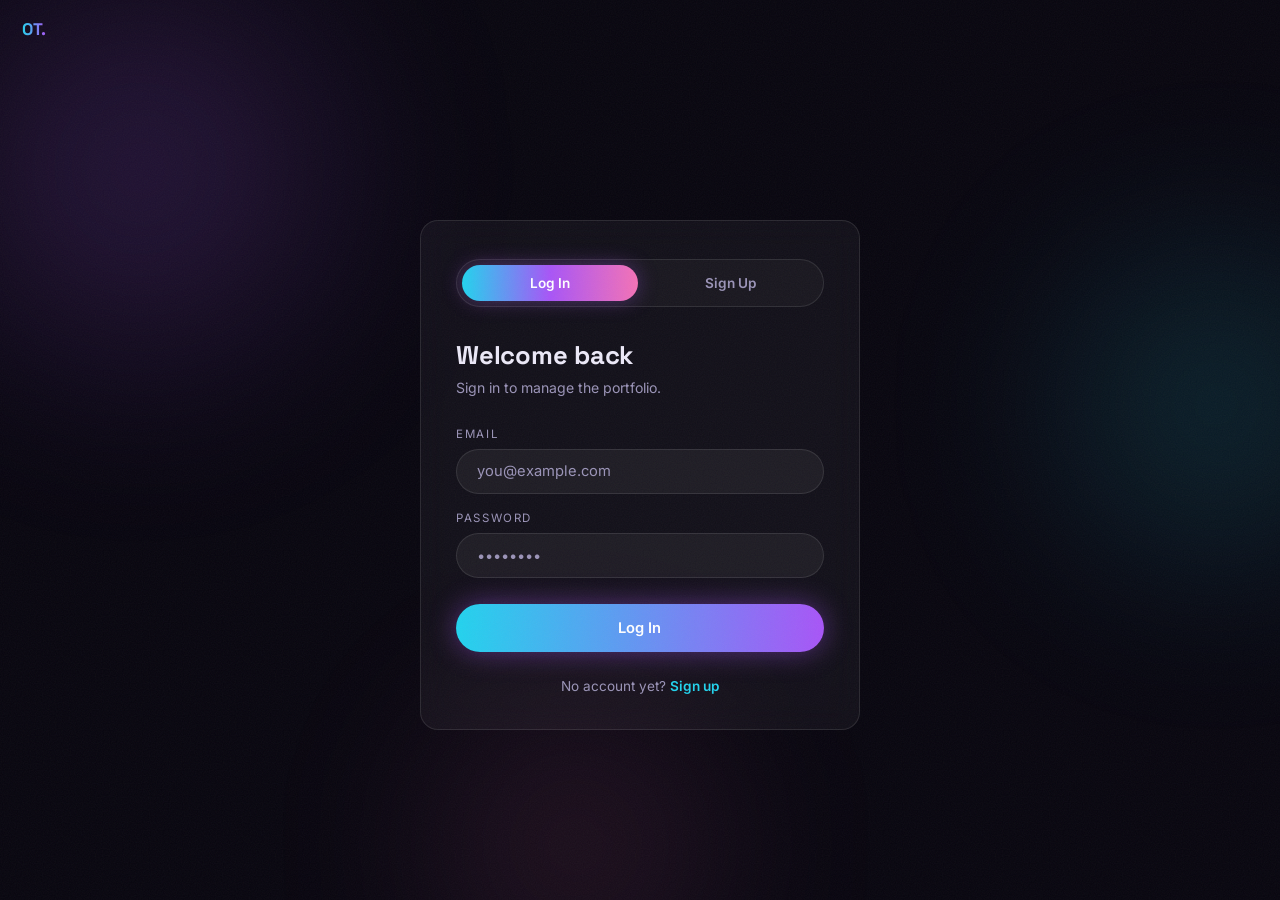
<file: admin.html>
<!DOCTYPE html>
<html lang="en">
<head>
<meta charset="UTF-8">
<meta name="viewport" content="width=device-width, initial-scale=1.0">
<title>Admin — Omid Tavassoli</title>
<meta name="robots" content="noindex, nofollow">
<meta name="theme-color" content="#08060f">
<link rel="icon" type="image/svg+xml" href="data:image/svg+xml,%3Csvg xmlns='http://www.w3.org/2000/svg' viewBox='0 0 64 64'%3E%3Cdefs%3E%3ClinearGradient id='g' x1='0' y1='0' x2='1' y2='1'%3E%3Cstop offset='0' stop-color='%2322d3ee'/%3E%3Cstop offset='1' stop-color='%23a855f7'/%3E%3C/linearGradient%3E%3C/defs%3E%3Crect width='64' height='64' rx='14' fill='%2308060f'/%3E%3Ctext x='32' y='43' font-family='sans-serif' font-size='26' font-weight='bold' text-anchor='middle' fill='url(%23g)'%3EOT%3C/text%3E%3C/svg%3E">
<link rel="preconnect" href="https://fonts.googleapis.com">
<link rel="preconnect" href="https://fonts.gstatic.com" crossorigin>
<link href="https://fonts.googleapis.com/css2?family=Space+Grotesk:wght@500;700&family=Inter:wght@400;500;600&display=swap" rel="stylesheet">
<link href="https://cdn.jsdelivr.net/npm/bootstrap-icons@1.11.3/font/bootstrap-icons.css" rel="stylesheet">
<link rel="stylesheet" href="css/index.css">
<link rel="stylesheet" href="css/admin.css">
</head>
<body>
<div id="pre"><div class="pre-ring"><b>OT</b></div></div>
<div id="noise"></div>
<div id="bgfx"><div class="orb o1"></div><div class="orb o2"></div><div class="orb o3"></div></div>
<div id="cdot"></div><div id="cring"></div>

<a class="home-link disp grad-text" href="index.html">OT.</a>

<div id="page">
<main class="auth-shell">
        <div class="glass auth-card rv">
            <div class="auth-tabs">
                <button class="auth-tab active" data-tab="login" type="button">Log In</button>
                <button class="auth-tab" data-tab="signup" type="button">Sign Up</button>
            </div>

            <form id="loginForm" class="auth-form active" novalidate>
                <h1 class="disp auth-title">Welcome back</h1>
                <p class="auth-sub">Sign in to manage the portfolio.</p>
                <div class="auth-msg" id="loginMsg"></div>
                <label class="field">
                    <span class="field-label">Email</span>
                    <input type="email" name="email" placeholder="you@example.com" autocomplete="email" required>
                </label>
                <label class="field">
                    <span class="field-label">Password</span>
                    <input type="password" name="password" placeholder="••••••••" autocomplete="current-password" required>
                </label>
                <button type="submit" class="btn btn-glow auth-submit">Log In</button>
                <p class="auth-switch">No account yet? <a data-tab-link="signup">Sign up</a></p>
            </form>

            <form id="signupForm" class="auth-form" novalidate>
                <h1 class="disp auth-title">Create account</h1>
                <p class="auth-sub">Set up admin access.</p>
                <div class="auth-msg" id="signupMsg"></div>
                <label class="field">
                    <span class="field-label">Name</span>
                    <input type="text" name="name" placeholder="Your name" autocomplete="name" required>
                </label>
                <label class="field">
                    <span class="field-label">Email</span>
                    <input type="email" name="email" placeholder="you@example.com" autocomplete="email" required>
                </label>
                <label class="field">
                    <span class="field-label">Password</span>
                    <input type="password" name="password" placeholder="min. 8 characters" autocomplete="new-password" minlength="8" required>
                </label>
                <label class="field">
                    <span class="field-label">Confirm password</span>
                    <input type="password" name="confirmPassword" placeholder="repeat password" autocomplete="new-password" minlength="8" required>
                </label>
                <button type="submit" class="btn btn-glow auth-submit">Sign Up</button>
                <p class="auth-switch">Already have an account? <a data-tab-link="login">Log in</a></p>
            </form>
        </div>
</main>
</div><!-- /page -->

<script src="js/admin.js"></script>
</body>
</html>
</file>
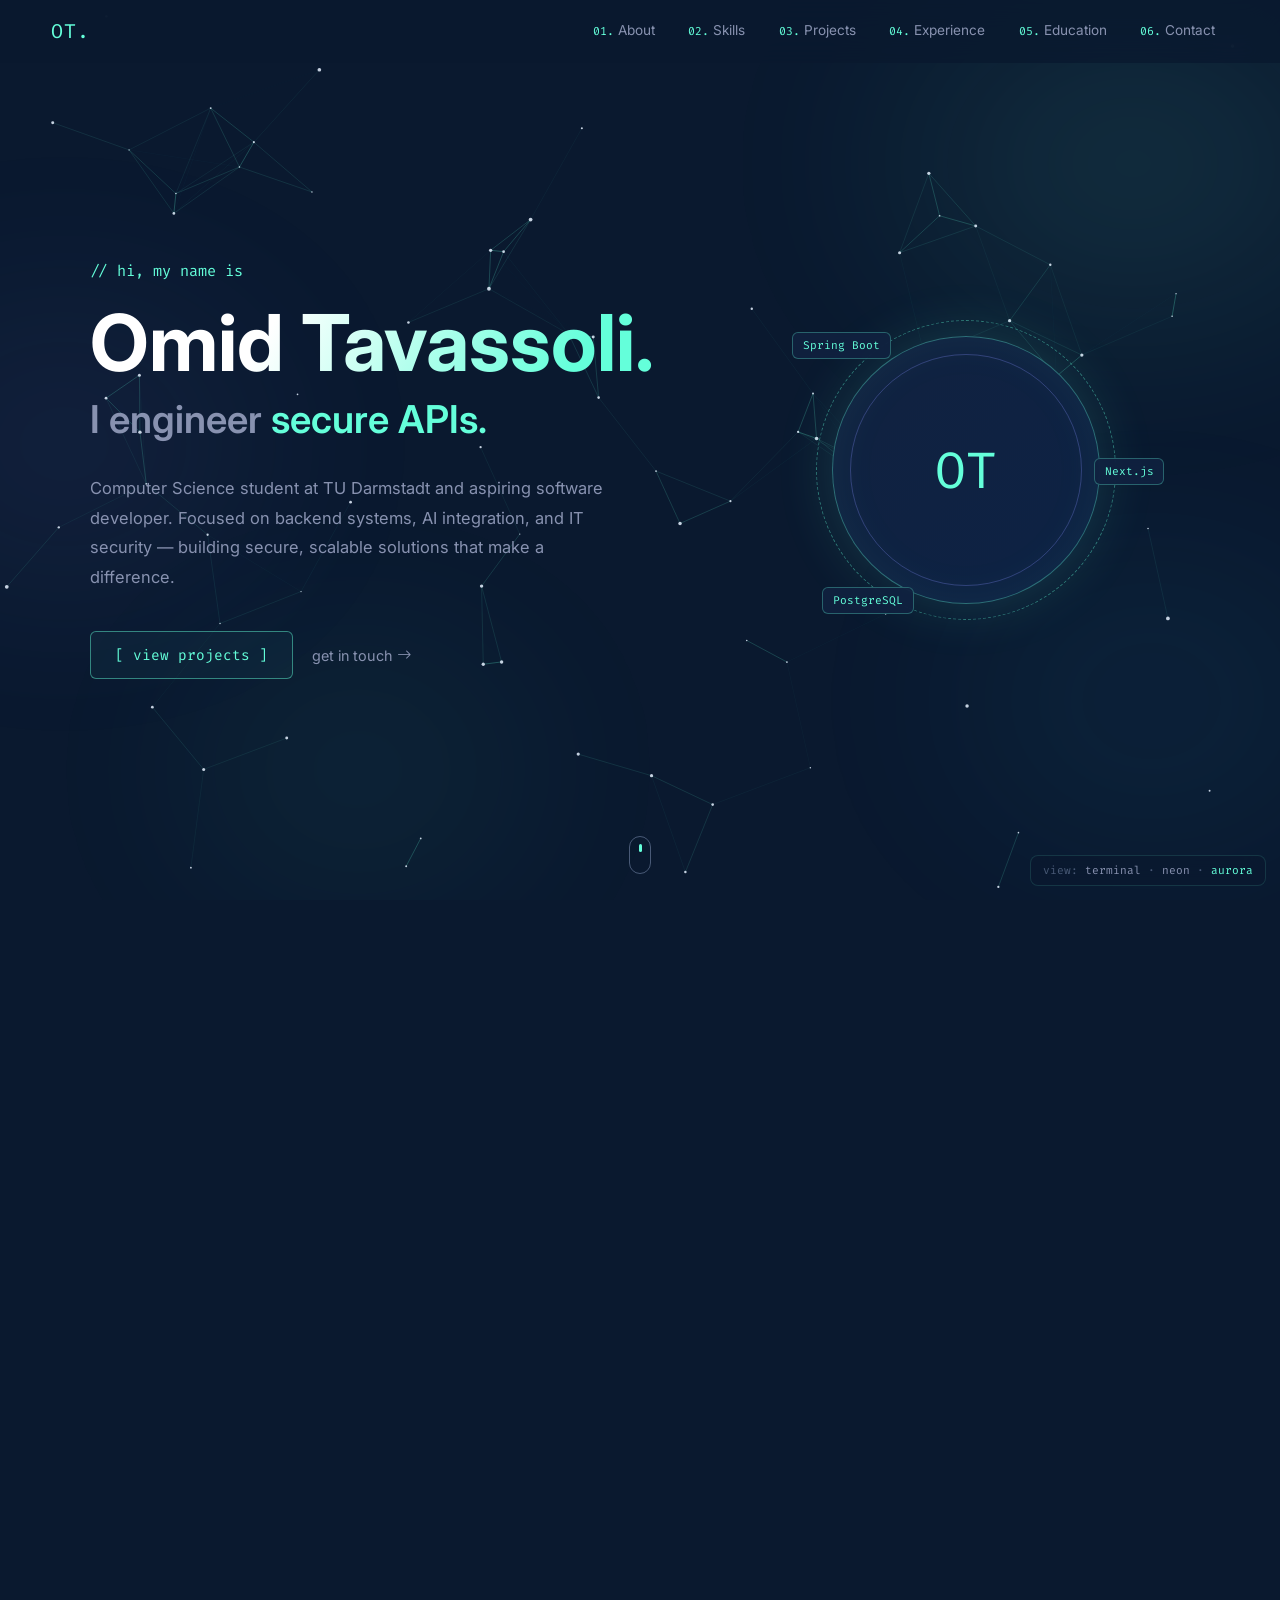
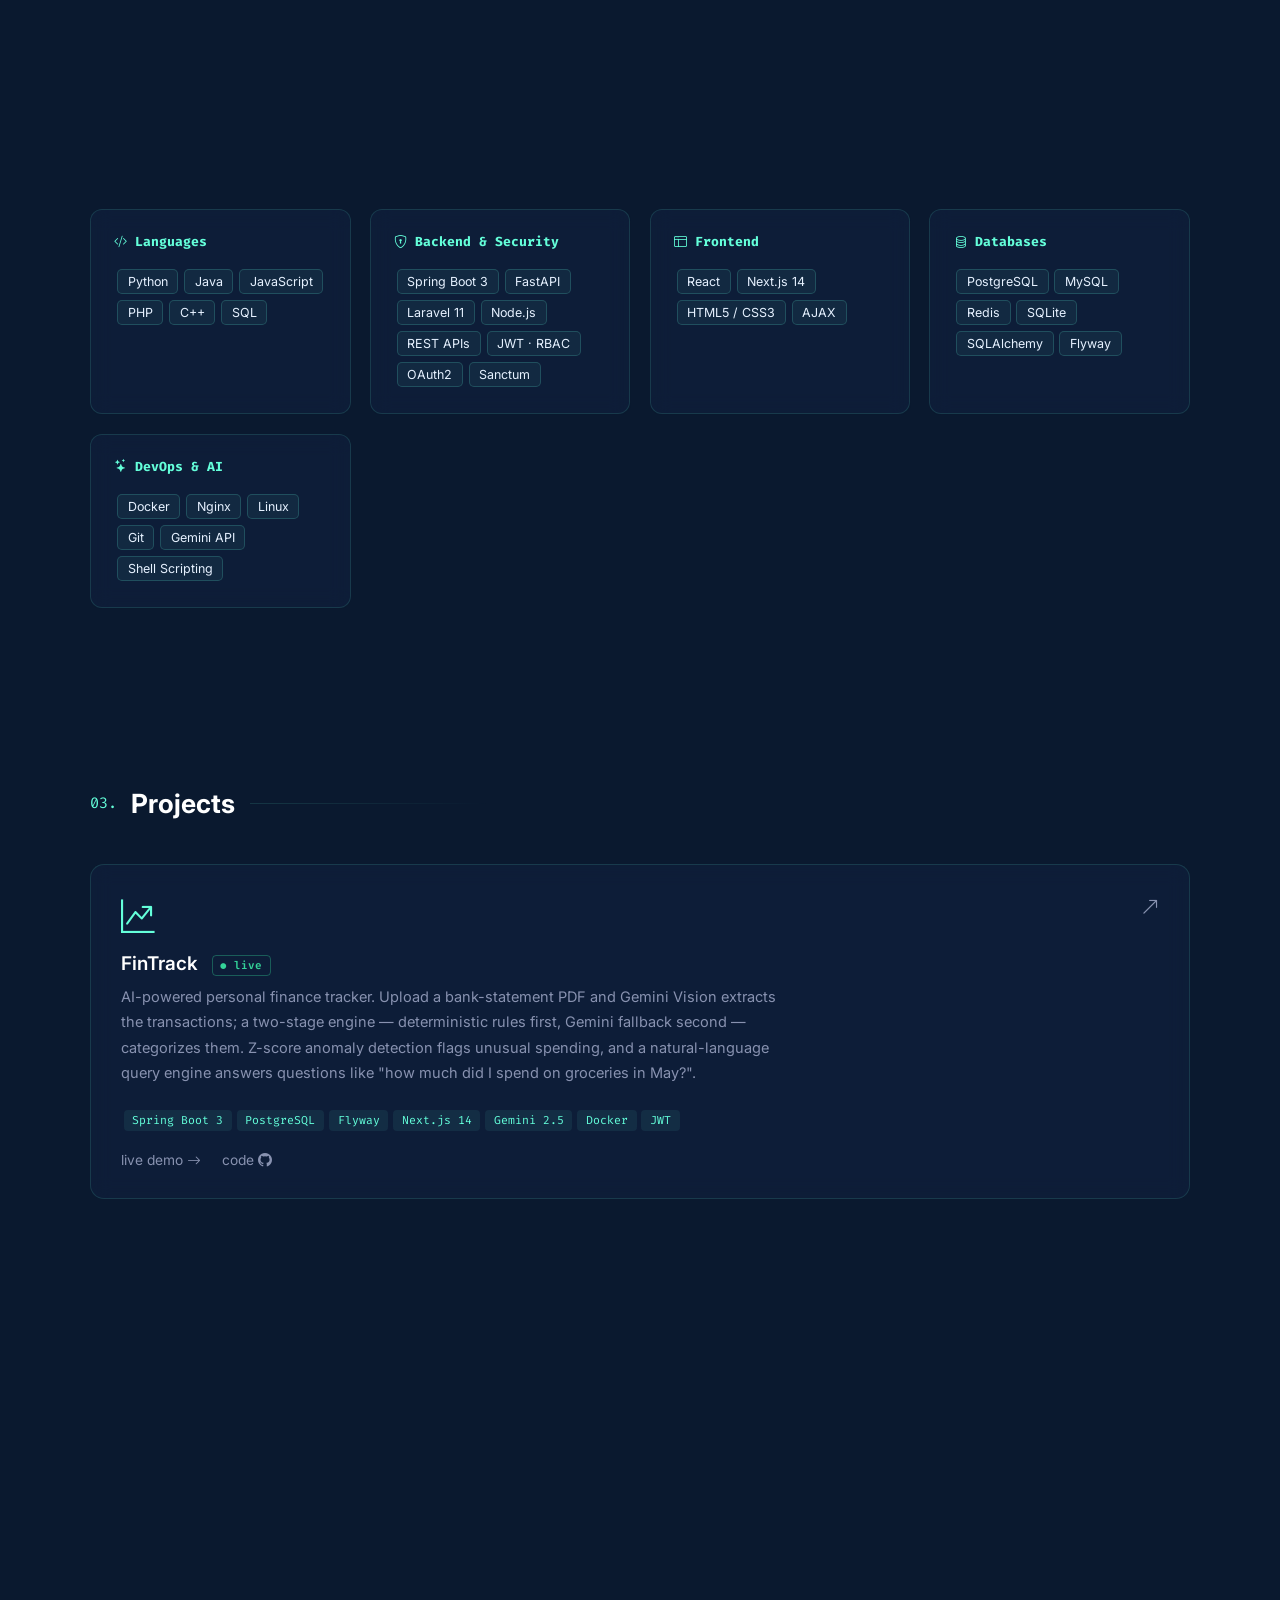
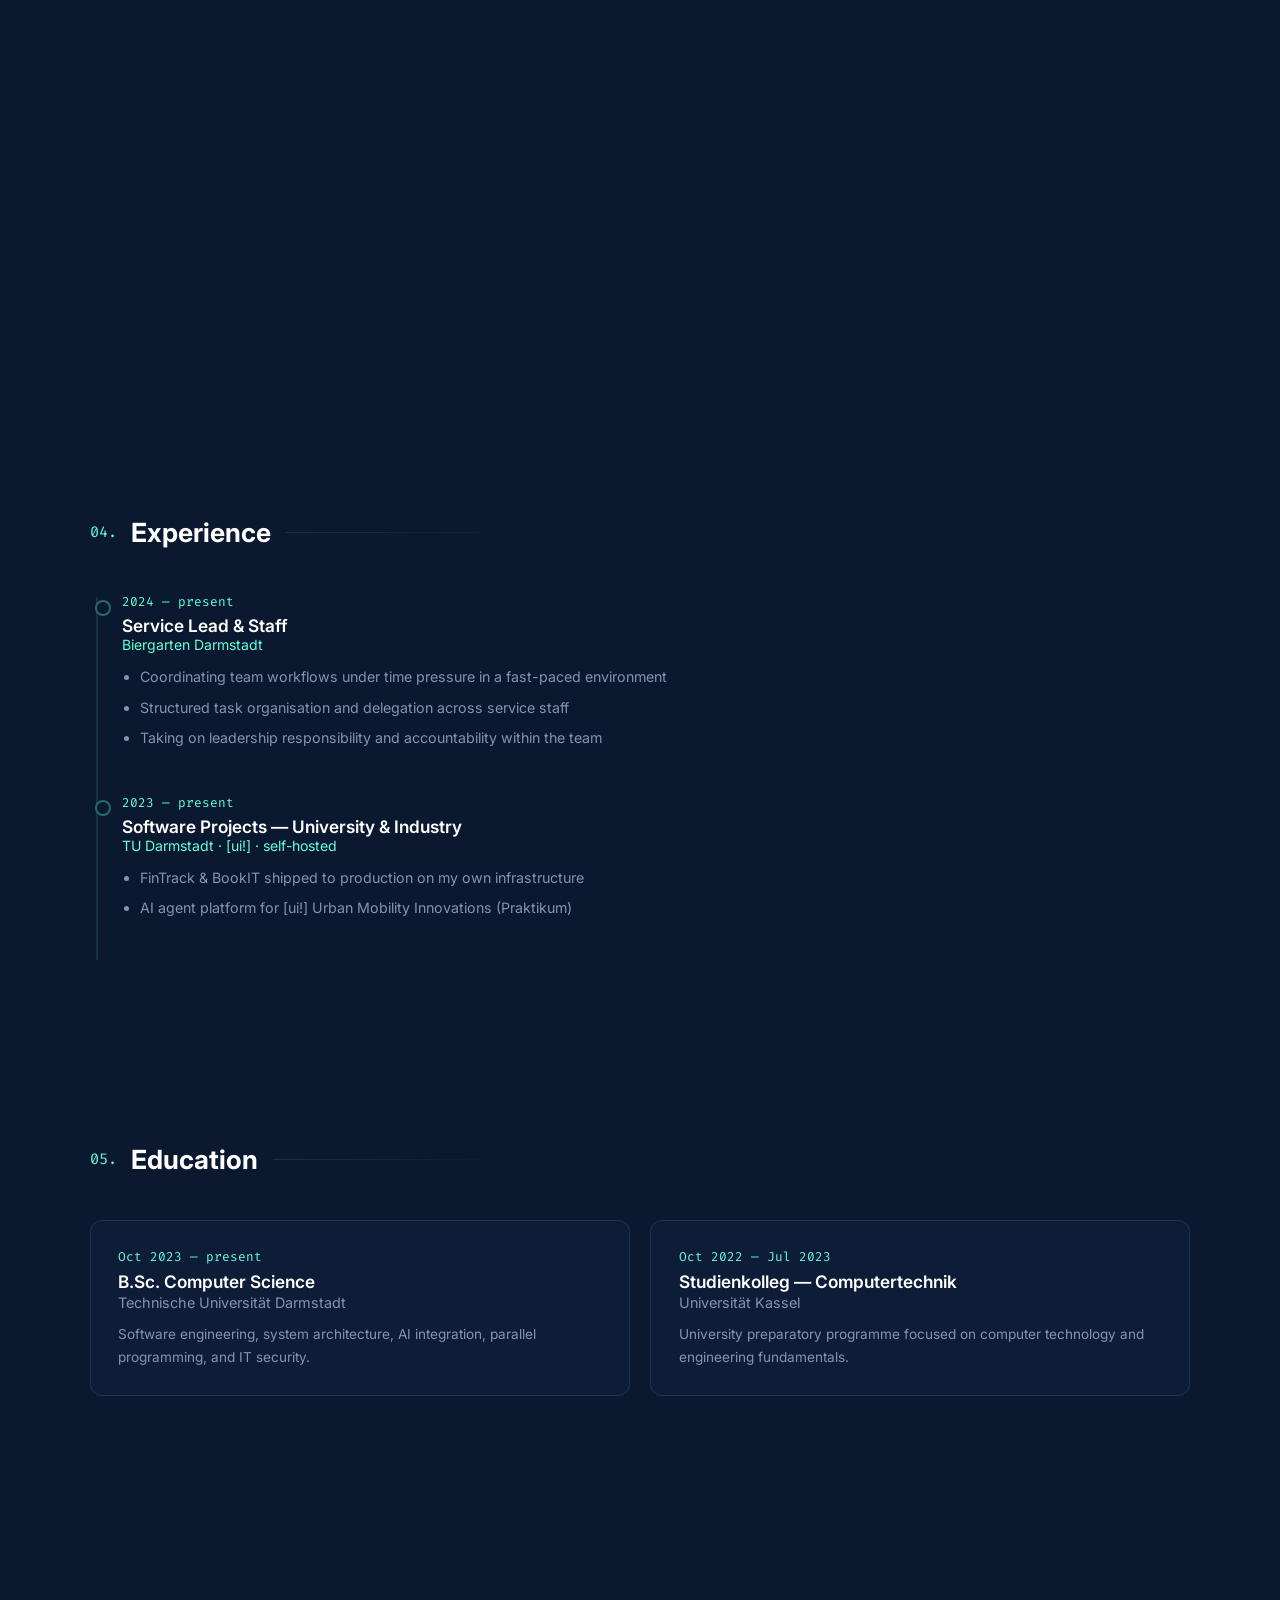
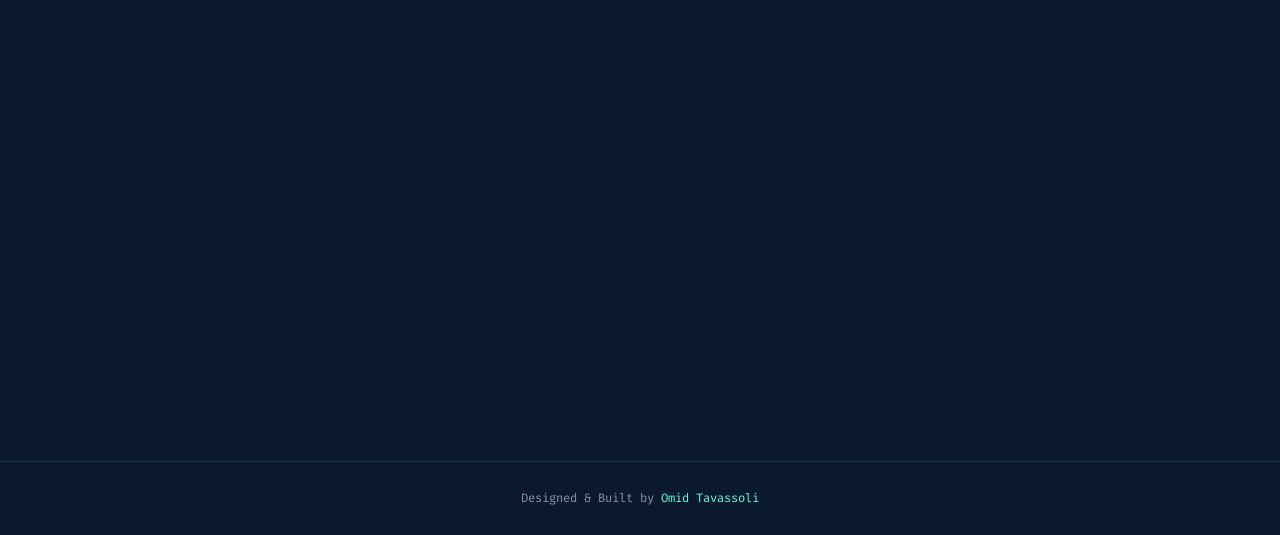
<file: aurora.html>
<!DOCTYPE html>
<html lang="en">
<head>
<meta charset="UTF-8">
<meta name="viewport" content="width=device-width, initial-scale=1.0">
<title>Omid Tavassoli — Software Developer · Aurora</title>
<meta name="description" content="Omid Tavassoli — Computer Science student at TU Darmstadt building secure backend systems, AI integrations, and full-stack web apps.">
<meta name="author" content="Omid Tavassoli">
<meta name="theme-color" content="#0a192f">
<meta property="og:type" content="website">
<meta property="og:title" content="Omid Tavassoli — Software Developer">
<meta property="og:description" content="Backend systems, AI integration, and IT security — portfolio of a CS student at TU Darmstadt.">
<link rel="icon" type="image/svg+xml" href="data:image/svg+xml,%3Csvg xmlns='http://www.w3.org/2000/svg' viewBox='0 0 64 64'%3E%3Crect width='64' height='64' rx='14' fill='%230a192f'/%3E%3Ctext x='32' y='43' font-family='monospace' font-size='26' font-weight='bold' text-anchor='middle' fill='%2364ffda'%3EOT%3C/text%3E%3C/svg%3E">
<link rel="preconnect" href="https://fonts.googleapis.com">
<link rel="preconnect" href="https://fonts.gstatic.com" crossorigin>
<link href="https://fonts.googleapis.com/css2?family=Inter:wght@300;400;500;600;700&family=Fira+Code:wght@400;500&display=swap" rel="stylesheet">
<link href="https://cdn.jsdelivr.net/npm/bootstrap-icons@1.11.3/font/bootstrap-icons.css" rel="stylesheet">
<style>
:root{
    --bg:#0a192f; --bg2:#112240; --card:rgba(17,34,64,.55);
    --mint:#64ffda; --indigo:#818cf8; --sky:#38bdf8;
    --text:#e6f1ff; --muted:#8892b0; --faint:#495a77;
    --border:rgba(100,255,218,.13);
}
*{margin:0;padding:0;box-sizing:border-box}
html{scroll-behavior:smooth}
body{
    background:var(--bg);color:var(--text);
    font-family:'Inter',sans-serif;overflow-x:hidden;
    animation:pagein .55s ease;
}
@keyframes pagein{from{opacity:0}}
::selection{background:rgba(100,255,218,.85);color:#0a192f}
::-webkit-scrollbar{width:7px}
::-webkit-scrollbar-track{background:var(--bg)}
::-webkit-scrollbar-thumb{background:#1d3a6e;border-radius:4px}
::-webkit-scrollbar-thumb:hover{background:var(--mint)}
.wrap{width:min(1100px,92%);margin:0 auto}
.mono{font-family:'Fira Code',monospace}

/* ── scroll progress ── */
#prog{position:fixed;top:0;left:0;right:0;height:2px;z-index:500;
    background:linear-gradient(90deg,var(--mint),var(--sky),var(--indigo));
    transform:scaleX(0);transform-origin:left}

/* ── aurora background ── */
#bgfx{position:fixed;inset:0;z-index:0;overflow:hidden;pointer-events:none}
.aur{position:absolute;border-radius:50%;filter:blur(110px);opacity:.32;will-change:transform}
.a1{width:55vw;height:34vw;top:-6%;right:-16%;background:radial-gradient(ellipse,rgba(100,255,218,.5),transparent 65%);animation:adrift1 28s ease-in-out infinite alternate}
.a2{width:46vw;height:30vw;top:28%;left:-18%;background:radial-gradient(ellipse,rgba(129,140,248,.45),transparent 65%);animation:adrift2 34s ease-in-out infinite alternate}
.a3{width:44vw;height:28vw;top:58%;right:-12%;background:radial-gradient(ellipse,rgba(56,189,248,.4),transparent 65%);animation:adrift3 30s ease-in-out infinite alternate}
.a4{width:40vw;height:26vw;bottom:-4%;left:8%;background:radial-gradient(ellipse,rgba(100,255,218,.35),transparent 65%);animation:adrift1 26s ease-in-out infinite alternate-reverse}
@keyframes adrift1{to{transform:translate3d(-6vw,5vh,0) scale(1.18) rotate(8deg)}}
@keyframes adrift2{to{transform:translate3d(7vw,-4vh,0) scale(.92) rotate(-6deg)}}
@keyframes adrift3{to{transform:translate3d(-5vw,-6vh,0) scale(1.1) rotate(5deg)}}
#page{position:relative;z-index:1}

/* ── navbar ── */
#nav{
    position:fixed;top:0;left:0;right:0;z-index:300;
    display:flex;align-items:center;justify-content:space-between;
    padding:1rem 4vw;
    background:rgba(10,25,47,.78);backdrop-filter:blur(14px);-webkit-backdrop-filter:blur(14px);
    border-bottom:1px solid transparent;
    transition:transform .4s ease,box-shadow .3s,border-color .3s;
}
#nav.scrolled{box-shadow:0 10px 34px rgba(0,0,0,.4);border-color:var(--border)}
#nav.hide{transform:translateY(-100%)}
.brand{font-family:'Fira Code';color:var(--mint);font-size:1.25rem;text-decoration:none;letter-spacing:.04em}
#navlinks{display:flex;align-items:center;gap:.4rem}
.nv{position:relative;color:var(--muted);text-decoration:none;font-size:.85rem;padding:.4rem .2rem;margin:0 .65rem;transition:color .3s}
.nv b{font-family:'Fira Code';font-weight:400;color:var(--mint);font-size:.72rem;margin-right:.25rem}
.nv::after{content:'';position:absolute;left:0;bottom:-1px;height:1.5px;width:100%;background:var(--mint);
    transform:scaleX(0);transform-origin:right;transition:transform .35s ease}
.nv:hover,.nv.active{color:var(--text)}
.nv:hover::after,.nv.active::after{transform:scaleX(1);transform-origin:left}
#mbtn{display:none;background:none;border:none;color:var(--mint);font-size:1.5rem}
@media (max-width:880px){
    #mbtn{display:block}
    #navlinks{
        position:absolute;top:100%;left:0;right:0;flex-direction:column;align-items:flex-start;
        gap:.2rem;padding:1rem 4vw 1.4rem;
        background:rgba(10,25,47,.96);backdrop-filter:blur(16px);border-bottom:1px solid var(--border);
        opacity:0;pointer-events:none;transform:translateY(-8px);transition:opacity .3s,transform .3s;
    }
    #navlinks.open{opacity:1;pointer-events:auto;transform:none}
}

/* ── reveal system ── */
.reveal{opacity:0;transform:translateY(26px);filter:blur(6px);
    transition:opacity .8s cubic-bezier(.22,1,.36,1),transform .8s cubic-bezier(.22,1,.36,1),filter .8s ease;
    transition-delay:var(--d,0s)}
.reveal-l{transform:translateX(-40px)}
.reveal-r{transform:translateX(40px)}
.reveal.on{opacity:1;transform:none;filter:none}

/* ── hero ── */
#hero{position:relative;min-height:100vh;display:flex;align-items:center;padding:100px 0 60px;overflow:hidden}
#stars{position:absolute;inset:0;z-index:0}
.hero-inner{position:relative;z-index:1;display:grid;grid-template-columns:1.15fr .85fr;gap:3rem;align-items:center;width:min(1100px,92%);margin:0 auto;will-change:transform}
.hero-tag{font-family:'Fira Code';color:var(--mint);font-size:.95rem;margin-bottom:1.3rem}
.hero-name{
    font-size:clamp(2.5rem,6.5vw,4.9rem);font-weight:700;line-height:1.04;margin-bottom:.8rem;
    background:linear-gradient(120deg,#fff 30%,var(--mint) 80%);
    -webkit-background-clip:text;background-clip:text;color:transparent;
}
.hero-role{font-size:clamp(1.3rem,3.3vw,2.4rem);font-weight:600;color:var(--muted);margin-bottom:1.5rem;min-height:1.4em}
.rotor{display:inline-block;overflow:hidden;vertical-align:bottom}
.rotor span{display:inline-block;color:var(--mint);transition:transform .5s cubic-bezier(.22,1,.36,1),opacity .5s}
.rotor span.down{transform:translateY(112%);opacity:0}
.hero-bio{color:var(--muted);font-size:1.03rem;max-width:520px;line-height:1.8;margin-bottom:2.4rem}
.hero-cta{display:flex;gap:1.2rem;flex-wrap:wrap;align-items:center}
.btn-brk{
    font-family:'Fira Code';font-size:.9rem;color:var(--mint);text-decoration:none;
    padding:.85rem 1.5rem;border:1px solid rgba(100,255,218,.45);border-radius:6px;
    background:rgba(100,255,218,.04);display:inline-flex;gap:.55rem;align-items:center;
    transition:background .3s,transform .3s,box-shadow .3s;
}
.btn-brk .bl,.btn-brk .br{display:inline-block;transition:transform .3s ease}
.btn-brk:hover{background:rgba(100,255,218,.1);transform:translateY(-3px);box-shadow:0 0 30px rgba(100,255,218,.18)}
.btn-brk:hover .bl{transform:translateX(-5px)}
.btn-brk:hover .br{transform:translateX(5px)}
.link-arrow{color:var(--muted);font-size:.9rem;text-decoration:none;transition:color .3s}
.link-arrow i{transition:transform .3s;display:inline-block}
.link-arrow:hover{color:var(--mint)}
.link-arrow:hover i{transform:translateX(5px)}

.avatar{position:relative;width:min(300px,68vw);aspect-ratio:1;margin:0 auto}
.avatar::before{content:'';position:absolute;inset:0;border-radius:50%;border:1.5px dashed rgba(100,255,218,.4);animation:rotcw 28s linear infinite}
.avatar::after{content:'';position:absolute;inset:34px;border-radius:50%;border:1px solid rgba(129,140,248,.3);animation:rotccw 20s linear infinite}
@keyframes rotcw{to{transform:rotate(360deg)}}
@keyframes rotccw{to{transform:rotate(-360deg)}}
.av-core{
    position:absolute;inset:16px;border-radius:50%;
    background:linear-gradient(135deg,#112240,#0d2244);
    border:1px solid rgba(100,255,218,.35);
    display:flex;align-items:center;justify-content:center;
    font-family:'Fira Code';font-size:3.2rem;color:var(--mint);
    box-shadow:0 0 60px rgba(100,255,218,.14),inset 0 0 50px rgba(100,255,218,.05);
}
.av-chip{
    position:absolute;font-family:'Fira Code';font-size:.7rem;color:var(--mint);
    background:rgba(17,34,64,.88);border:1px solid rgba(100,255,218,.3);
    border-radius:6px;padding:.32rem .6rem;backdrop-filter:blur(6px);
    animation:bob 5.5s ease-in-out infinite alternate;z-index:2;
}
.av-chip.k1{top:4%;left:-8%;animation-delay:0s}
.av-chip.k2{top:46%;right:-16%;animation-delay:1.4s}
.av-chip.k3{bottom:2%;left:2%;animation-delay:.7s}
@keyframes bob{to{transform:translateY(-12px)}}
.scrolldn{position:absolute;bottom:26px;left:50%;transform:translateX(-50%);z-index:1;width:22px;height:38px;border:1.5px solid var(--faint);border-radius:12px}
.scrolldn::before{content:'';position:absolute;left:50%;top:7px;width:3px;height:8px;margin-left:-1.5px;border-radius:2px;background:var(--mint);animation:wheel 1.9s ease-in-out infinite}
@keyframes wheel{0%{transform:translateY(0);opacity:1}70%{transform:translateY(13px);opacity:0}100%{opacity:0}}

/* ── sections ── */
section{padding:5.6rem 0;position:relative}
.sec-title{display:flex;align-items:center;gap:.9rem;font-size:1.65rem;font-weight:700;color:#fff;margin-bottom:2.8rem}
.sec-title .num{font-family:'Fira Code';color:var(--mint);font-size:.95rem;font-weight:400}
.sec-line{flex:1;max-width:240px;height:1px;background:linear-gradient(90deg,var(--border),transparent);
    transform:scaleX(0);transform-origin:left;transition:transform 1s ease .25s}
.sec-title.on .sec-line{transform:scaleX(1)}

/* ── about ── */
.about-grid{display:grid;grid-template-columns:1.5fr 1fr;gap:2.4rem;align-items:start}
.about-text p{color:var(--muted);line-height:1.85;margin-bottom:1.15rem}
.about-text em{color:var(--mint);font-style:normal}
.info-card{
    position:relative;background:var(--card);border:1px solid var(--border);border-radius:12px;
    padding:1.5rem 1.7rem;backdrop-filter:blur(10px);overflow:hidden;
    transition:transform .35s,border-color .35s,box-shadow .35s;
}
.info-card:hover{transform:translateY(-5px);border-color:rgba(100,255,218,.4);box-shadow:0 18px 44px rgba(0,0,0,.35)}
.info-card h6{font-family:'Fira Code';color:var(--mint);font-size:.8rem;letter-spacing:.06em;margin-bottom:1.1rem}
.info-row{display:flex;align-items:center;gap:.65rem;color:var(--muted);font-size:.88rem;padding:.38rem 0}
.info-row i{color:var(--mint);width:17px;flex-shrink:0}
.info-row a{color:var(--muted);text-decoration:none;transition:color .25s}
.info-row a:hover{color:var(--mint)}
.pulse{width:9px;height:9px;border-radius:50%;background:var(--mint);flex-shrink:0;
    box-shadow:0 0 0 0 rgba(100,255,218,.6);animation:pulse 2.2s infinite}
@keyframes pulse{70%{box-shadow:0 0 0 10px rgba(100,255,218,0)}100%{box-shadow:0 0 0 0 rgba(100,255,218,0)}}

.stats{display:grid;grid-template-columns:repeat(3,1fr);gap:1.2rem;margin-top:2.8rem}
.stat{
    background:var(--card);border:1px solid var(--border);border-radius:12px;
    padding:1.5rem 1rem;text-align:center;backdrop-filter:blur(10px);
    transition:transform .3s,border-color .3s;
}
.stat:hover{transform:translateY(-4px);border-color:rgba(100,255,218,.4)}
.stat b{display:block;font-family:'Fira Code';font-size:clamp(1.7rem,3.6vw,2.4rem);color:var(--mint);font-weight:500}
.stat span{color:var(--muted);font-size:.8rem;letter-spacing:.05em}

/* ── skills ── */
.skill-grid{display:grid;grid-template-columns:repeat(auto-fit,minmax(235px,1fr));gap:1.2rem}
.skill-card{
    background:var(--card);border:1px solid var(--border);border-radius:12px;
    padding:1.45rem;backdrop-filter:blur(10px);
    transition:transform .35s,border-color .35s,box-shadow .35s;
}
.skill-card:hover{transform:translateY(-6px);border-color:rgba(100,255,218,.45);box-shadow:0 16px 40px rgba(0,0,0,.35)}
.skill-card h6{font-family:'Fira Code';color:var(--mint);font-size:.82rem;margin-bottom:1rem;display:flex;align-items:center;gap:.5rem}
.tag{
    display:inline-block;background:rgba(100,255,218,.06);border:1px solid rgba(100,255,218,.18);
    color:var(--text);font-size:.78rem;padding:.26rem .6rem;border-radius:5px;margin:.18rem;
    opacity:0;transform:translateY(10px);
    transition:opacity .45s ease,transform .45s ease,background .25s,color .25s;
}
.skill-card.on .tag{opacity:1;transform:none}
.skill-card.on .tag:nth-of-type(1){transition-delay:.1s}.skill-card.on .tag:nth-of-type(2){transition-delay:.15s}
.skill-card.on .tag:nth-of-type(3){transition-delay:.2s}.skill-card.on .tag:nth-of-type(4){transition-delay:.25s}
.skill-card.on .tag:nth-of-type(5){transition-delay:.3s}.skill-card.on .tag:nth-of-type(6){transition-delay:.35s}
.skill-card.on .tag:nth-of-type(7){transition-delay:.4s}.skill-card.on .tag:nth-of-type(8){transition-delay:.45s}
.tag:hover{background:rgba(100,255,218,.16);color:var(--mint)}

/* ── projects ── */
.pgrid{display:grid;grid-template-columns:1fr 1fr;gap:1.3rem}
.pcard{
    position:relative;background:var(--card);border:1px solid var(--border);border-radius:14px;
    padding:1.9rem;backdrop-filter:blur(10px);overflow:hidden;
    transition:transform .35s,border-color .35s,box-shadow .35s;will-change:transform;
}
.pcard::before{content:'';position:absolute;top:0;left:0;right:0;height:2px;
    background:linear-gradient(90deg,var(--mint),var(--sky),transparent);opacity:0;transition:opacity .35s}
.pcard::after{content:'';position:absolute;inset:0;pointer-events:none;opacity:0;transition:opacity .35s;
    background:radial-gradient(480px circle at var(--mx,50%) var(--my,50%),rgba(100,255,218,.08),transparent 45%)}
.pcard:hover{border-color:rgba(100,255,218,.4);box-shadow:0 24px 54px rgba(0,0,0,.42)}
.pcard:hover::before,.pcard:hover::after{opacity:1}
.pcard.feat{grid-column:1/-1}
.ptop{display:flex;align-items:flex-start;justify-content:space-between;margin-bottom:1rem}
.pic{font-size:2.1rem;color:var(--mint)}
.pgo{color:var(--muted);font-size:1.15rem;transition:transform .3s,color .3s}
.pcard:hover .pgo{transform:translate(4px,-4px);color:var(--mint)}
.pcard h5{color:#fff;font-weight:600;font-size:1.18rem;margin-bottom:.6rem}
.pcard p{color:var(--muted);font-size:.91rem;line-height:1.75;margin-bottom:1.3rem}
.pcard.feat p{max-width:680px}
.stack span{font-family:'Fira Code';color:var(--mint);font-size:.72rem;background:rgba(100,255,218,.07);
    padding:.2rem .55rem;border-radius:4px;margin:.14rem;display:inline-block}
@media (max-width:760px){.pgrid{grid-template-columns:1fr}}

/* ── experience timeline ── */
.timeline{position:relative;max-width:760px;padding-left:2rem}
.tl-track{position:absolute;left:6px;top:4px;bottom:4px;width:2px;background:rgba(100,255,218,.12);border-radius:2px}
.tl-fill{position:absolute;left:6px;top:4px;bottom:4px;width:2px;border-radius:2px;
    background:linear-gradient(180deg,var(--mint),var(--sky));
    transform:scaleY(0);transform-origin:top}
.tl-item{position:relative;padding-bottom:2.4rem}
.tl-item::before{content:'';position:absolute;left:-1.66rem;top:.42rem;width:12px;height:12px;border-radius:50%;
    background:var(--bg);border:2px solid rgba(100,255,218,.35);transition:background .4s,box-shadow .4s,border-color .4s}
.tl-item.lit::before{background:var(--mint);border-color:var(--mint);box-shadow:0 0 14px rgba(100,255,218,.7)}
.tl-date{font-family:'Fira Code';color:var(--mint);font-size:.8rem;margin-bottom:.3rem}
.tl-title{color:#fff;font-weight:600;font-size:1.08rem}
.tl-org{color:var(--mint);font-size:.88rem;margin-bottom:.7rem}
.tl-body{color:var(--muted);font-size:.89rem;line-height:1.8;padding-left:1.1rem}
.tl-body li{margin-bottom:.3rem}

/* ── education ── */
.edu-grid{display:grid;grid-template-columns:1fr 1fr;gap:1.3rem}
.edu-card{
    background:var(--card);border:1px solid var(--border);border-radius:12px;
    padding:1.7rem;backdrop-filter:blur(10px);
    transition:transform .35s,border-color .35s,box-shadow .35s;
}
.edu-card:hover{transform:translateY(-5px);border-color:rgba(100,255,218,.42);box-shadow:0 16px 40px rgba(0,0,0,.35)}
.edu-year{font-family:'Fira Code';color:var(--mint);font-size:.8rem}
.edu-degree{color:#fff;font-weight:600;font-size:1.08rem;margin:.35rem 0 .15rem}
.edu-school{color:var(--muted);font-size:.9rem}
.edu-note{color:var(--muted);font-size:.85rem;margin-top:.75rem;line-height:1.65}
@media (max-width:700px){.edu-grid{grid-template-columns:1fr}}

/* ── contact ── */
#contact{text-align:center;padding-bottom:6.5rem}
.contact-eyebrow{font-family:'Fira Code';color:var(--mint);font-size:.88rem;margin-bottom:.9rem}
.contact-h{font-size:clamp(1.9rem,4.5vw,3.1rem);font-weight:700;color:#fff;margin-bottom:1.1rem;position:relative;display:inline-block}
.contact-h::after{content:'';position:absolute;left:50%;transform:translateX(-50%);bottom:-14px;width:70px;height:2px;
    background:linear-gradient(90deg,var(--mint),var(--sky))}
.contact-sub{color:var(--muted);max-width:500px;margin:1.8rem auto 2.4rem;line-height:1.8}
.social-row{display:flex;justify-content:center;gap:1.5rem;margin-top:2.6rem}
.social-btn{color:var(--muted);font-size:1.4rem;text-decoration:none;transition:color .25s,transform .25s,text-shadow .25s}
.social-btn:hover{color:var(--mint);transform:translateY(-5px);text-shadow:0 0 22px rgba(100,255,218,.6)}

footer{border-top:1px solid var(--border);padding:1.8rem 0;text-align:center;
    font-family:'Fira Code';font-size:.76rem;color:var(--muted)}
footer span{color:var(--mint)}

/* ── language toggle ── */
.pstat{font-family:'Fira Code';font-size:.68rem;color:#34d399;border:1px solid rgba(52,211,153,.35);border-radius:4px;padding:.12rem .45rem;margin-left:.55rem;vertical-align:middle}
.pstat.proto{color:var(--indigo);border-color:rgba(129,140,248,.4)}
.pstat.code{color:var(--sky);border-color:rgba(56,189,248,.4)}
.plinks{margin-top:1.15rem;display:flex;gap:1.3rem;flex-wrap:wrap}
.plinks .link-arrow{font-size:.86rem}

/* ── switcher ── */
.switch{position:fixed;right:14px;bottom:14px;z-index:400;font-family:'Fira Code';font-size:.7rem;color:var(--faint);
    background:rgba(10,25,47,.85);border:1px solid var(--border);border-radius:8px;padding:.45rem .75rem;backdrop-filter:blur(10px)}
.switch a{color:var(--muted);text-decoration:none;transition:color .2s}
.switch a:hover{color:var(--mint)}
.switch .cur-t{color:var(--mint)}

@media (max-width:880px){
    .hero-inner{grid-template-columns:1fr;gap:2.2rem;text-align:left}
    .avatar{width:min(220px,60vw)}
    .about-grid{grid-template-columns:1fr}
}
@media (max-width:560px){
    section{padding:4.2rem 0}
    .stats{gap:.7rem}
    .av-chip.k2{right:-4%}
}
@media (prefers-reduced-motion:reduce){
    *,*::before,*::after{animation:none!important;transition:none!important}
    html{scroll-behavior:auto}
    .reveal,.tag{opacity:1!important;transform:none!important;filter:none!important}
    .sec-line{transform:none!important}
    .tl-fill{transform:none!important}
}
</style>
</head>
<body>
<div id="prog"></div>
<div id="bgfx">
    <div class="aur a1"></div><div class="aur a2"></div><div class="aur a3"></div><div class="aur a4"></div>
</div>

<div id="page">

<nav id="nav">
    <a class="brand" href="#hero">OT.</a>
    <button id="mbtn" aria-label="menu"><i class="bi bi-list"></i></button>
    <div id="navlinks">
        <a class="nv" href="#about"><b>01.</b><span>About</span></a>
        <a class="nv" href="#skills"><b>02.</b><span>Skills</span></a>
        <a class="nv" href="#projects"><b>03.</b><span>Projects</span></a>
        <a class="nv" href="#experience"><b>04.</b><span>Experience</span></a>
        <a class="nv" href="#education"><b>05.</b><span>Education</span></a>
        <a class="nv" href="#contact"><b>06.</b><span>Contact</span></a>
    </div>
</nav>

<!-- ══ hero ══ -->
<header id="hero">
    <canvas id="stars"></canvas>
    <div class="hero-inner">
        <div>
            <p class="hero-tag reveal">// hi, my name is</p>
            <h1 class="hero-name reveal" style="--d:.08s">Omid Tavassoli.</h1>
            <div class="hero-role reveal" style="--d:.16s"><span>I engineer </span><span class="rotor"><span id="rotorWord">backend systems.</span></span></div>
            <p class="hero-bio reveal" style="--d:.24s">Computer Science student at TU Darmstadt and aspiring software developer. Focused on backend systems, AI integration, and IT security — building secure, scalable solutions that make a difference.</p>
            <div class="hero-cta reveal" style="--d:.32s">
                <a class="btn-brk" href="#projects"><span class="bl">[</span><span> view projects </span><span class="br">]</span></a>
                <a class="link-arrow" href="#contact"><span>get in touch </span><i class="bi bi-arrow-right"></i></a>
            </div>
        </div>
        <div class="reveal" style="--d:.4s">
            <div class="avatar">
                <div class="av-core">OT</div>
                <span class="av-chip k1">Spring Boot</span>
                <span class="av-chip k2">Next.js</span>
                <span class="av-chip k3">PostgreSQL</span>
            </div>
        </div>
    </div>
    <div class="scrolldn"></div>
</header>

<main>

<!-- ══ about ══ -->
<section id="about">
    <div class="wrap">
        <h2 class="sec-title reveal"><span class="num">01.</span> <span>About Me</span> <span class="sec-line"></span></h2>
        <div class="about-grid">
            <div class="about-text">
                <p class="reveal">I'm a <em>Computer Science student at TU Darmstadt</em> with a passion for crafting efficient, secure, and scalable software. My work sits at the intersection of <em>backend engineering</em>, <em>AI integration</em>, and <em>IT security</em>.</p>
                <p class="reveal" style="--d:.1s">I ship end-to-end: <em>FinTrack</em>, an AI-powered finance tracker, and <em>BookIT</em>, a race-condition-safe booking platform, both run <em>live in production</em> on my own Hetzner infrastructure — alongside an <em>AI agent platform</em> built for [ui!] Urban Mobility Innovations during my Praktikum.</p>
                <p class="reveal" style="--d:.2s">Outside of engineering, I lead a service team at a restaurant — sharpening <em>coordination under pressure</em> and <em>team responsibility</em>.</p>
            </div>
            <div class="info-card reveal reveal-r" style="--d:.15s">
                <h6>// quick info</h6>
                <div class="info-row"><span class="pulse"></span> <span>open to Werkstudent roles</span></div>
                <div class="info-row"><i class="bi bi-geo-alt-fill"></i> Darmstadt, Germany</div>
                <div class="info-row"><i class="bi bi-mortarboard-fill"></i> B.Sc. Computer Science</div>
                <div class="info-row"><i class="bi bi-envelope-fill"></i> <a href="mailto:omidtavassoli99@gmail.com">omidtavassoli99@gmail.com</a></div>
                <div class="info-row"><i class="bi bi-telephone-fill"></i> <a href="tel:+491787565660">+49 178 7565660</a></div>
            </div>
        </div>
        <div class="stats">
            <div class="stat reveal" style="--d:0s"><b><span class="cnt" data-count="2">0</span></b><span>apps live in production</span></div>
            <div class="stat reveal" style="--d:.12s"><b><span class="cnt" data-count="4">0</span></b><span>projects shipped</span></div>
            <div class="stat reveal" style="--d:.24s"><b><span class="cnt" data-count="18">0</span>+</b><span>technologies</span></div>
        </div>
    </div>
</section>

<!-- ══ skills ══ -->
<section id="skills">
    <div class="wrap">
        <h2 class="sec-title reveal"><span class="num">02.</span> <span>Technical Skills</span> <span class="sec-line"></span></h2>
        <div class="skill-grid">
            <div class="skill-card reveal" style="--d:0s">
                <h6><i class="bi bi-code-slash"></i> <span>Languages</span></h6>
                <span class="tag">Python</span><span class="tag">Java</span><span class="tag">JavaScript</span><span class="tag">PHP</span><span class="tag">C++</span><span class="tag">SQL</span>
            </div>
            <div class="skill-card reveal" style="--d:.08s">
                <h6><i class="bi bi-shield-lock"></i> <span>Backend &amp; Security</span></h6>
                <span class="tag">Spring Boot 3</span><span class="tag">FastAPI</span><span class="tag">Laravel 11</span><span class="tag">Node.js</span><span class="tag">REST APIs</span><span class="tag">JWT · RBAC</span><span class="tag">OAuth2</span><span class="tag">Sanctum</span>
            </div>
            <div class="skill-card reveal" style="--d:.16s">
                <h6><i class="bi bi-window-sidebar"></i> <span>Frontend</span></h6>
                <span class="tag">React</span><span class="tag">Next.js 14</span><span class="tag">HTML5 / CSS3</span><span class="tag">AJAX</span>
            </div>
            <div class="skill-card reveal" style="--d:.24s">
                <h6><i class="bi bi-database"></i> <span>Databases</span></h6>
                <span class="tag">PostgreSQL</span><span class="tag">MySQL</span><span class="tag">Redis</span><span class="tag">SQLite</span><span class="tag">SQLAlchemy</span><span class="tag">Flyway</span>
            </div>
            <div class="skill-card reveal" style="--d:.32s">
                <h6><i class="bi bi-stars"></i> <span>DevOps &amp; AI</span></h6>
                <span class="tag">Docker</span><span class="tag">Nginx</span><span class="tag">Linux</span><span class="tag">Git</span><span class="tag">Gemini API</span><span class="tag">Shell Scripting</span>
            </div>
        </div>
    </div>
</section>

<!-- ══ projects ══ -->
<section id="projects">
    <div class="wrap">
        <h2 class="sec-title reveal"><span class="num">03.</span> <span>Projects</span> <span class="sec-line"></span></h2>
        <div class="pgrid">
            <div class="pcard feat tilt reveal">
                <div class="ptop"><span class="pic"><i class="bi bi-graph-up-arrow"></i></span><a class="pgo" href="https://fintrack.omidtavassoli.dev" target="_blank" rel="noopener" aria-label="FinTrack live demo"><i class="bi bi-arrow-up-right"></i></a></div>
                <h5>FinTrack <span class="pstat">● live</span></h5>
                <p>AI-powered personal finance tracker. Upload a bank-statement PDF and Gemini Vision extracts the transactions; a two-stage engine — deterministic rules first, Gemini fallback second — categorizes them. Z-score anomaly detection flags unusual spending, and a natural-language query engine answers questions like "how much did I spend on groceries in May?".</p>
                <div class="stack"><span>Spring Boot 3</span><span>PostgreSQL</span><span>Flyway</span><span>Next.js 14</span><span>Gemini 2.5</span><span>Docker</span><span>JWT</span></div>
                <div class="plinks"><a class="link-arrow" href="https://fintrack.omidtavassoli.dev" target="_blank" rel="noopener"><span>live demo</span> <i class="bi bi-arrow-right"></i></a><a class="link-arrow" href="https://github.com/omid-tavassoli/fintrack" target="_blank" rel="noopener"><span>code</span> <i class="bi bi-github"></i></a></div>
            </div>
            <div class="pcard tilt reveal reveal-l" style="--d:.1s">
                <div class="ptop"><span class="pic"><i class="bi bi-calendar2-check"></i></span><a class="pgo" href="https://bookit.omidtavassoli.dev" target="_blank" rel="noopener" aria-label="BookIT live demo"><i class="bi bi-arrow-up-right"></i></a></div>
                <h5>BookIT <span class="pstat">● live</span></h5>
                <p>Booking platform engineered against race conditions: PostgreSQL advisory locks make double-booking impossible under concurrent requests. Laravel 11 API with Sanctum auth, Redis caching and queue-based e-mail — deployed with Docker and Nginx on a Hetzner VPS.</p>
                <div class="stack"><span>Laravel 11</span><span>PostgreSQL</span><span>Redis</span><span>Next.js 14</span><span>Sanctum</span><span>Docker</span></div>
                <div class="plinks"><a class="link-arrow" href="https://bookit.omidtavassoli.dev" target="_blank" rel="noopener"><span>live demo</span> <i class="bi bi-arrow-right"></i></a><a class="link-arrow" href="https://github.com/omid-tavassoli/bookit" target="_blank" rel="noopener"><span>code</span> <i class="bi bi-github"></i></a></div>
            </div>
            <div class="pcard tilt reveal reveal-r" style="--d:.2s">
                <div class="ptop"><span class="pic"><i class="bi bi-robot"></i></span><a class="pgo" href="https://github.com/omid-tavassoli/TeamProject-KiAgent" target="_blank" rel="noopener" aria-label="KI-Agent code"><i class="bi bi-arrow-up-right"></i></a></div>
                <h5>KI-Agent Platform <span class="pstat code">code</span></h5>
                <p>Built during my Praktikum for [ui!] Urban Mobility Innovations: a scalable platform for analysing urban mobility data. Strict service/database layer separation and secure JWT + RBAC auth flows for complex user access control.</p>
                <div class="stack"><span>React</span><span>FastAPI</span><span>PostgreSQL</span><span>Docker</span><span>JWT</span><span>RBAC</span></div>
                <div class="plinks"><a class="link-arrow" href="https://github.com/omid-tavassoli/TeamProject-KiAgent" target="_blank" rel="noopener"><span>code</span> <i class="bi bi-github"></i></a></div>
            </div>
            <div class="pcard feat tilt reveal" style="--d:.1s">
                <div class="ptop"><span class="pic"><i class="bi bi-mortarboard"></i></span><a class="pgo" href="https://edufund.omidtavassoli.dev" target="_blank" rel="noopener" aria-label="EduFund prototype"><i class="bi bi-arrow-up-right"></i></a></div>
                <h5>EduFund <span class="pstat proto">prototype</span></h5>
                <p>Built in an AI-entrepreneurship course: one semester to go from problem to AI product to business model. EduFund helps students in Germany discover funding programmes (Förderungen) — the deployed prototype ships the full UI plus a working Gemini-powered advisor chat.</p>
                <div class="stack"><span>Gemini API</span><span>AI product design</span></div>
                <div class="plinks"><a class="link-arrow" href="https://edufund.omidtavassoli.dev" target="_blank" rel="noopener"><span>live prototype</span> <i class="bi bi-arrow-right"></i></a></div>
            </div>
        </div>
    </div>
</section>

<!-- ══ experience ══ -->
<section id="experience">
    <div class="wrap">
        <h2 class="sec-title reveal"><span class="num">04.</span> <span>Experience</span> <span class="sec-line"></span></h2>
        <div class="timeline">
            <div class="tl-track"></div>
            <div class="tl-fill"></div>
            <div class="tl-item reveal">
                <div class="tl-date">2024 — present</div>
                <div class="tl-title">Service Lead &amp; Staff</div>
                <div class="tl-org">Biergarten Darmstadt</div>
                <ul class="tl-body">
                    <li>Coordinating team workflows under time pressure in a fast-paced environment</li>
                    <li>Structured task organisation and delegation across service staff</li>
                    <li>Taking on leadership responsibility and accountability within the team</li>
                </ul>
            </div>
            <div class="tl-item reveal" style="--d:.1s">
                <div class="tl-date">2023 — present</div>
                <div class="tl-title">Software Projects — University &amp; Industry</div>
                <div class="tl-org">TU Darmstadt · [ui!] · self-hosted</div>
                <ul class="tl-body">
                    <li>FinTrack &amp; BookIT shipped to production on my own infrastructure</li>
                    <li>AI agent platform for [ui!] Urban Mobility Innovations (Praktikum)</li>
                </ul>
            </div>
        </div>
    </div>
</section>

<!-- ══ education ══ -->
<section id="education">
    <div class="wrap">
        <h2 class="sec-title reveal"><span class="num">05.</span> <span>Education</span> <span class="sec-line"></span></h2>
        <div class="edu-grid">
            <div class="edu-card reveal reveal-l">
                <div class="edu-year">Oct 2023 — present</div>
                <div class="edu-degree">B.Sc. Computer Science</div>
                <div class="edu-school">Technische Universität Darmstadt</div>
                <p class="edu-note">Software engineering, system architecture, AI integration, parallel programming, and IT security.</p>
            </div>
            <div class="edu-card reveal reveal-r" style="--d:.12s">
                <div class="edu-year">Oct 2022 — Jul 2023</div>
                <div class="edu-degree">Studienkolleg — Computertechnik</div>
                <div class="edu-school">Universität Kassel</div>
                <p class="edu-note">University preparatory programme focused on computer technology and engineering fundamentals.</p>
            </div>
        </div>
    </div>
</section>

<!-- ══ contact ══ -->
<section id="contact">
    <div class="wrap">
        <p class="contact-eyebrow reveal">06. what's next?</p>
        <h2 class="contact-h reveal" style="--d:.08s">Get In Touch</h2>
        <p class="contact-sub reveal" style="--d:.16s">I'm open to new opportunities, collaborations, and interesting conversations. Whether you have a project idea or just want to say hello — my inbox is always open.</p>
        <a class="btn-brk reveal" style="--d:.24s" href="mailto:omidtavassoli99@gmail.com"><span class="bl">[</span><span> say hello </span><span class="br">]</span></a>
        <div class="social-row reveal" style="--d:.32s">
            <a class="social-btn" href="https://github.com/omid-tavassoli" target="_blank" rel="noopener" title="GitHub"><i class="bi bi-github"></i></a>
            <a class="social-btn" href="https://www.linkedin.com/in/omid-tavassoli-b2758b307" target="_blank" rel="noopener" title="LinkedIn"><i class="bi bi-linkedin"></i></a>
            <a class="social-btn" href="mailto:omidtavassoli99@gmail.com" title="Email"><i class="bi bi-envelope-fill"></i></a>
            <a class="social-btn" href="tel:+491787565660" title="Phone"><i class="bi bi-telephone-fill"></i></a>
        </div>
    </div>
</section>

</main>

<footer>Designed &amp; Built by <span>Omid Tavassoli</span></footer>

</div><!-- /page -->

<div class="switch">
    view: <a href="terminal.html">terminal</a> · <a href="index.html">neon</a> · <span class="cur-t">aurora</span>
</div>

<script>
const RM = matchMedia('(prefers-reduced-motion: reduce)').matches;
const TOUCH = matchMedia('(hover: none), (pointer: coarse)').matches;

/* ── constellation canvas ── */
const hero = document.getElementById('hero');
const cv = document.getElementById('stars');
const ctx = cv.getContext('2d');
let W = 0, H = 0, pts = [], heroVis = true;
const mouse = { x: -1e4, y: -1e4 };

function resize() {
    const DPR = Math.min(2, devicePixelRatio || 1);
    W = hero.clientWidth; H = hero.clientHeight;
    cv.width = W * DPR; cv.height = H * DPR;
    cv.style.width = W + 'px'; cv.style.height = H + 'px';
    ctx.setTransform(DPR, 0, 0, DPR, 0, 0);
    const n = Math.min(110, Math.max(40, Math.round(W * H / 15000)));
    pts = Array.from({ length: n }, () => ({
        x: Math.random() * W, y: Math.random() * H,
        vx: (Math.random() - .5) * .35, vy: (Math.random() - .5) * .35,
        r: Math.random() * 1.3 + .6
    }));
}
function draw() {
    ctx.clearRect(0, 0, W, H);
    for (let i = 0; i < pts.length; i++) {
        for (let j = i + 1; j < pts.length; j++) {
            const a = pts[i], b = pts[j];
            const dx = a.x - b.x, dy = a.y - b.y, d2 = dx * dx + dy * dy;
            if (d2 < 14400) {
                ctx.strokeStyle = 'rgba(100,255,218,' + ((1 - Math.sqrt(d2) / 120) * .3).toFixed(3) + ')';
                ctx.lineWidth = 1;
                ctx.beginPath(); ctx.moveTo(a.x, a.y); ctx.lineTo(b.x, b.y); ctx.stroke();
            }
        }
    }
    for (const p of pts) {
        ctx.fillStyle = 'rgba(230,241,255,.85)';
        ctx.beginPath(); ctx.arc(p.x, p.y, p.r, 0, 7); ctx.fill();
    }
}
function step() {
    if (heroVis && !document.hidden) {
        for (const p of pts) {
            const dx = mouse.x - p.x, dy = mouse.y - p.y, d2 = dx * dx + dy * dy;
            if (d2 < 25600 && d2 > 1) {
                const d = Math.sqrt(d2);
                p.vx += dx / d * .012; p.vy += dy / d * .012;
            }
            p.vx = Math.max(-.6, Math.min(.6, p.vx));
            p.vy = Math.max(-.6, Math.min(.6, p.vy));
            p.x += p.vx; p.y += p.vy;
            if (p.x < 0 || p.x > W) p.vx *= -1;
            if (p.y < 0 || p.y > H) p.vy *= -1;
        }
        draw();
    }
    requestAnimationFrame(step);
}
resize();
if (RM) { draw(); }
else {
    step();
    hero.addEventListener('mousemove', e => {
        const r = cv.getBoundingClientRect();
        mouse.x = e.clientX - r.left; mouse.y = e.clientY - r.top;
    });
    hero.addEventListener('mouseleave', () => { mouse.x = -1e4; mouse.y = -1e4; });
}
let rsT; addEventListener('resize', () => { clearTimeout(rsT); rsT = setTimeout(() => { resize(); if (RM) draw(); }, 150); });
new IntersectionObserver(es => es.forEach(e => heroVis = e.isIntersecting)).observe(hero);

/* ── scroll progress + navbar hide/show + active link + parallax ── */
const prog = document.getElementById('prog');
const nav = document.getElementById('nav');
const navlinks = document.getElementById('navlinks');
const heroInner = document.querySelector('.hero-inner');
const bgfx = document.getElementById('bgfx');
const secs = [...document.querySelectorAll('main section')];
const nvs = [...document.querySelectorAll('.nv')];
let lastY = 0;

addEventListener('scroll', () => {
    const y = scrollY;
    const h = document.documentElement;
    prog.style.transform = 'scaleX(' + (y / (h.scrollHeight - h.clientHeight || 1)) + ')';
    nav.classList.toggle('scrolled', y > 40);
    if (y > 340 && y > lastY && !navlinks.classList.contains('open')) nav.classList.add('hide');
    else nav.classList.remove('hide');
    lastY = y;

    let cur = '';
    secs.forEach(s => { if (y >= s.offsetTop - 180) cur = s.id; });
    nvs.forEach(l => l.classList.toggle('active', l.getAttribute('href') === '#' + cur));

    if (!RM) {
        heroInner.style.transform = 'translateY(' + y * .1 + 'px)';
        bgfx.style.transform = 'translateY(' + y * -.04 + 'px)';
    }
    tlUpdate();
}, { passive: true });

/* ── mobile menu ── */
document.getElementById('mbtn').addEventListener('click', () => navlinks.classList.toggle('open'));
nvs.forEach(a => a.addEventListener('click', () => navlinks.classList.remove('open')));

/* ── reveals ── */
const io = new IntersectionObserver(es => es.forEach(e => {
    if (e.isIntersecting) { e.target.classList.add('on'); io.unobserve(e.target); }
}), { threshold: .15 });
document.querySelectorAll('.reveal').forEach(el => io.observe(el));

/* ── word rotor ── */
const words = () => ['backend systems.', 'secure APIs.', 'AI solutions.', 'full-stack apps.'];
const rw = document.getElementById('rotorWord');
if (!RM) {
    let wi = 0;
    setInterval(() => {
        rw.classList.add('down');
        setTimeout(() => {
            wi = (wi + 1) % words().length;
            rw.textContent = words()[wi];
            rw.style.transition = 'none';
            rw.style.transform = 'translateY(-112%)';
            rw.style.opacity = '0';
            void rw.offsetHeight;
            rw.style.transition = '';
            rw.classList.remove('down');
            rw.style.transform = '';
            rw.style.opacity = '';
        }, 500);
    }, 3200);
}

/* ── counters ── */
const cio = new IntersectionObserver(es => es.forEach(en => {
    if (!en.isIntersecting) return;
    cio.unobserve(en.target);
    const el = en.target, target = +el.dataset.count, t0 = performance.now(), dur = 1300;
    if (RM) { el.textContent = target; return; }
    (function f(now) {
        const p = Math.min(1, (now - t0) / dur);
        el.textContent = Math.round(target * (p < .5 ? 2 * p * p : -1 + (4 - 2 * p) * p));
        if (p < 1) requestAnimationFrame(f);
    })(t0);
}), { threshold: .6 });
document.querySelectorAll('.cnt').forEach(el => cio.observe(el));

/* ── subtle 3D tilt + glare on project cards ── */
if (!TOUCH && !RM) document.querySelectorAll('.tilt').forEach(card => {
    card.addEventListener('mousemove', e => {
        const r = card.getBoundingClientRect();
        const px = (e.clientX - r.left) / r.width, py = (e.clientY - r.top) / r.height;
        card.style.setProperty('--mx', (px * 100) + '%');
        card.style.setProperty('--my', (py * 100) + '%');
        card.style.transform = 'perspective(900px) rotateX(' + ((.5 - py) * 4) + 'deg) rotateY(' + ((px - .5) * 4) + 'deg) translateY(-4px)';
    });
    card.addEventListener('mouseleave', () => { card.style.transform = ''; });
});

/* ── scroll-linked timeline fill ── */
const tl = document.querySelector('.timeline');
const tlFill = document.querySelector('.tl-fill');
const tlItems = [...document.querySelectorAll('.tl-item')];
function tlUpdate() {
    if (!tl || RM) { if (RM && tlItems.length) tlItems.forEach(i => i.classList.add('lit')); return; }
    const r = tl.getBoundingClientRect();
    const trigger = innerHeight * .75;
    const p = Math.max(0, Math.min(1, (trigger - r.top) / r.height));
    tlFill.style.transform = 'scaleY(' + p + ')';
    tlItems.forEach(it => {
        const ir = it.getBoundingClientRect();
        it.classList.toggle('lit', ir.top + 24 < trigger && p > 0);
    });
}
tlUpdate();
</script>
</body>
</html>
</file>
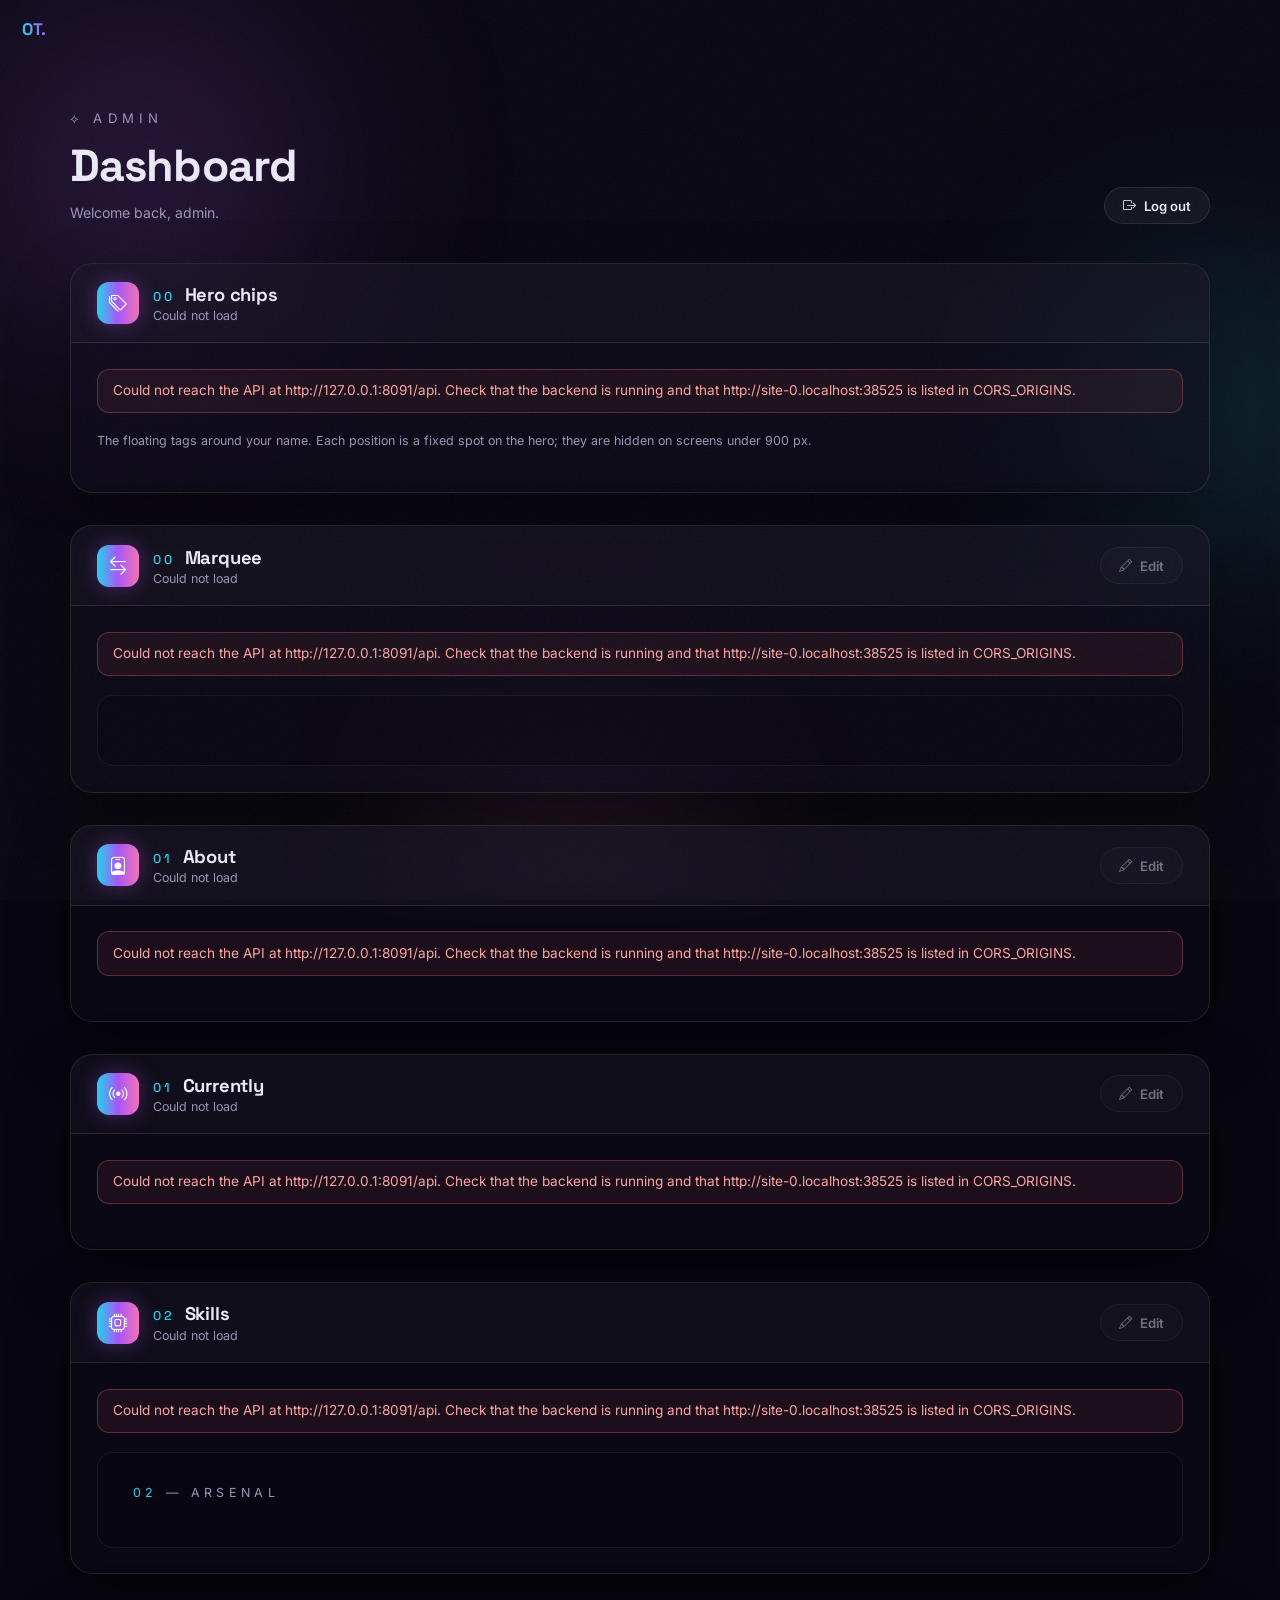
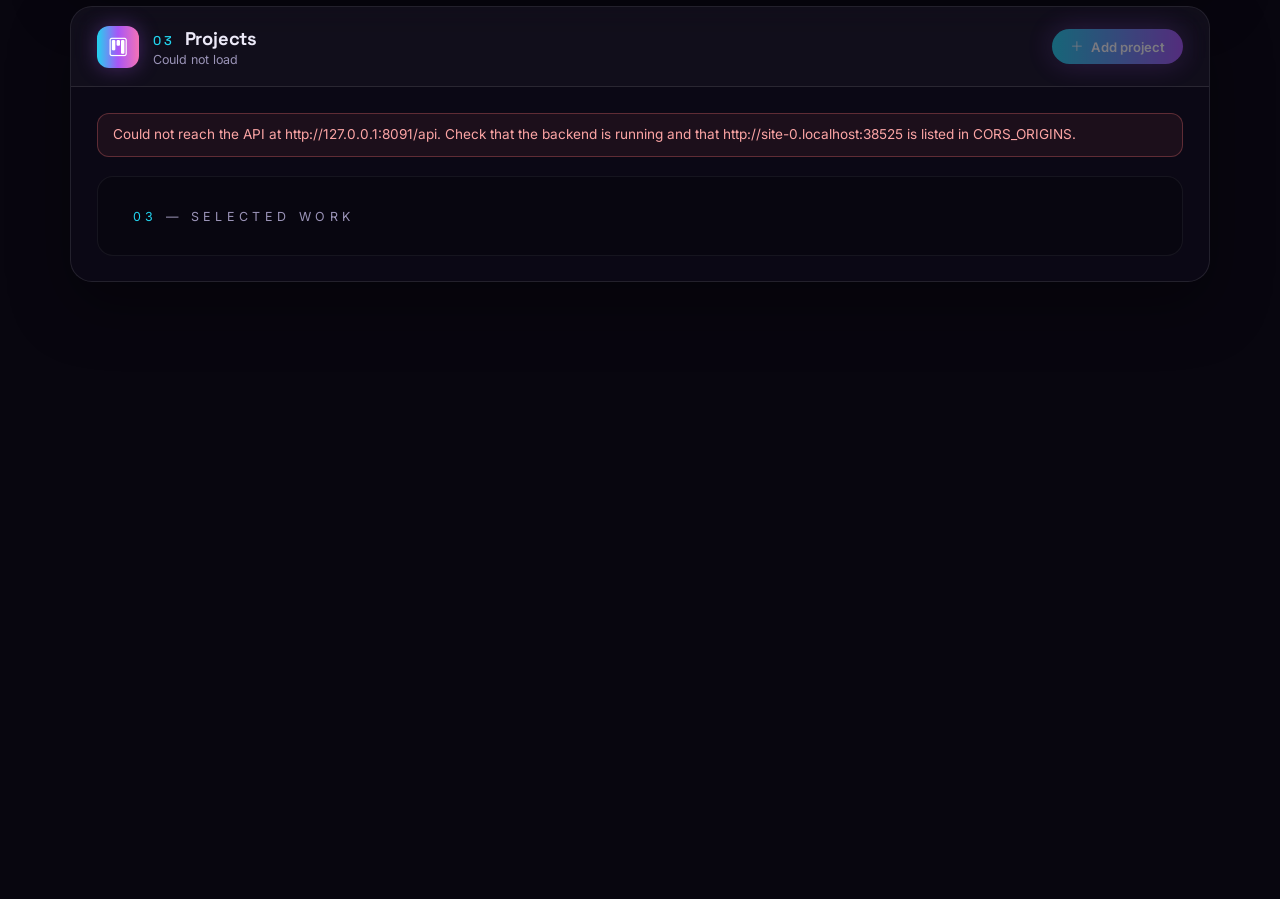
<file: dashboard.html>
<!DOCTYPE html>
<html lang="en">
<head>
<meta charset="UTF-8">
<meta name="viewport" content="width=device-width, initial-scale=1.0">
<title>Dashboard — Omid Tavassoli</title>
<meta name="robots" content="noindex, nofollow">
<meta name="theme-color" content="#08060f">
<link rel="icon" type="image/svg+xml" href="data:image/svg+xml,%3Csvg xmlns='http://www.w3.org/2000/svg' viewBox='0 0 64 64'%3E%3Cdefs%3E%3ClinearGradient id='g' x1='0' y1='0' x2='1' y2='1'%3E%3Cstop offset='0' stop-color='%2322d3ee'/%3E%3Cstop offset='1' stop-color='%23a855f7'/%3E%3C/linearGradient%3E%3C/defs%3E%3Crect width='64' height='64' rx='14' fill='%2308060f'/%3E%3Ctext x='32' y='43' font-family='sans-serif' font-size='26' font-weight='bold' text-anchor='middle' fill='url(%23g)'%3EOT%3C/text%3E%3C/svg%3E">
<link rel="preconnect" href="https://fonts.googleapis.com">
<link rel="preconnect" href="https://fonts.gstatic.com" crossorigin>
<link href="https://fonts.googleapis.com/css2?family=Space+Grotesk:wght@500;700&family=Inter:wght@400;500;600&display=swap" rel="stylesheet">
<link href="https://cdn.jsdelivr.net/npm/bootstrap-icons@1.11.3/font/bootstrap-icons.css" rel="stylesheet">
<link rel="stylesheet" href="css/index.css">
<link rel="stylesheet" href="css/admin.css">
</head>
<body>
<div id="pre"><div class="pre-ring"><b>OT</b></div></div>
<div id="noise"></div>
<div id="bgfx"><div class="orb o1"></div><div class="orb o2"></div><div class="orb o3"></div></div>
<div id="cdot"></div><div id="cring"></div>

<a class="home-link disp grad-text" href="index.html">OT.</a>

<div id="page">
<header class="wrap dash-top">
    <div>
        <p class="eyebrow dash-eyebrow">⟡ admin</p>
        <h1 class="disp dash-title">Dashboard</h1>
        <p class="auth-sub dash-welcome">Welcome back, <span id="dashEmail">admin</span>.</p>
    </div>
    <button id="logoutBtn" class="btn btn-ghost dash-btn" type="button">
        <i class="bi bi-box-arrow-right"></i> Log out
    </button>
</header>

<main class="wrap dash-main">

    <!-- ══ hero chips ══ one card per position; each chip is edited on its own -->
    <article class="dash-box rv" id="boxChips" aria-labelledby="chipsBoxTitle">
        <header class="dash-box-head">
            <div class="dash-box-id">
                <span class="dash-box-icon"><i class="bi bi-tags"></i></span>
                <div>
                    <h2 class="dash-box-title disp" id="chipsBoxTitle"><span class="dash-box-num">00</span> Hero chips</h2>
                    <p class="dash-box-meta" id="chipsMeta">Loading from the database…</p>
                </div>
            </div>
        </header>
        <div class="dash-box-body">
            <div class="auth-msg" id="chipsMsg" role="status"></div>
            <p class="dash-hint dash-box-hint">The floating tags around your name. Each position is a fixed spot on the hero; they are hidden on screens under 900 px.</p>
            <div class="dash-chip-grid" id="chipsGrid"></div>
        </div>
    </article>

    <!-- ══ marquee ══ words are added and deleted, like skills -->
    <article class="dash-box rv" id="boxMarquee" aria-labelledby="marqueeBoxTitle">
        <header class="dash-box-head">
            <div class="dash-box-id">
                <span class="dash-box-icon"><i class="bi bi-arrow-left-right"></i></span>
                <div>
                    <h2 class="dash-box-title disp" id="marqueeBoxTitle"><span class="dash-box-num">00</span> Marquee</h2>
                    <p class="dash-box-meta" id="marqueeMeta">Loading from the database…</p>
                </div>
            </div>
            <div class="dash-actions">
                <span class="dash-dirty" id="marqueeDirty" hidden>unsaved changes</span>
                <button class="btn btn-ghost dash-btn" id="marqueeEdit" type="button" disabled><i class="bi bi-pencil"></i> Edit</button>
                <button class="btn btn-ghost dash-btn" id="marqueeCancel" type="button" hidden>Cancel</button>
                <button class="btn btn-glow dash-btn" id="marqueeSave" type="button" hidden disabled><i class="bi bi-check2"></i> Save changes</button>
            </div>
        </header>
        <div class="dash-box-body">
            <div class="auth-msg" id="marqueeMsg" role="status"></div>
            <form class="dash-skill-add dash-mq-add" id="marqueeAddForm" hidden novalidate>
                <label class="field">
                    <span class="field-label">New word <span class="dash-count">max 40 characters, shown in capitals</span></span>
                    <input id="marqueeInput" type="text" maxlength="40" placeholder="e.g. Kubernetes" autocomplete="off">
                </label>
                <button class="btn btn-ghost dash-btn" type="submit"><i class="bi bi-plus-lg"></i> Add</button>
            </form>
            <div class="dash-preview">
                <div class="mq-track dash-mq-static" id="marqueeList"></div>
            </div>
        </div>
    </article>

    <!-- ══ about ══ -->
    <article class="dash-box rv" id="boxAbout" aria-labelledby="aboutBoxTitle">
        <header class="dash-box-head">
            <div class="dash-box-id">
                <span class="dash-box-icon"><i class="bi bi-person-badge"></i></span>
                <div>
                    <h2 class="dash-box-title disp" id="aboutBoxTitle"><span class="dash-box-num">01</span> About</h2>
                    <p class="dash-box-meta" id="aboutMeta">Loading from the database…</p>
                </div>
            </div>
            <div class="dash-actions">
                <span class="dash-dirty" id="aboutDirty" hidden>unsaved changes</span>
                <button class="btn btn-ghost dash-btn" id="aboutEdit" type="button" disabled><i class="bi bi-pencil"></i> Edit</button>
                <button class="btn btn-ghost dash-btn" id="aboutCancel" type="button" hidden>Cancel</button>
                <button class="btn btn-glow dash-btn" id="aboutSave" type="button" hidden disabled><i class="bi bi-check2"></i> Save changes</button>
            </div>
        </header>

        <div class="dash-box-body">
            <div class="auth-msg" id="aboutMsg" role="status"></div>

            <!-- view: the section as the site renders it -->
            <div class="dash-preview" id="aboutView">
                <p class="sec-eyebrow"><b>01</b> — about</p>
                <h3 class="sec-h disp" id="aboutTitle"></h3>
                <div class="about-text" id="aboutText"></div>
            </div>

            <!-- edit: fields on the left, live preview on the right -->
            <div class="dash-edit" id="aboutEditor" hidden>
                <div class="dash-form">
                    <label class="field">
                        <span class="field-label">Title <span class="dash-count" id="aboutTitleCount"></span></span>
                        <input id="aboutTitleInput" type="text" maxlength="255" autocomplete="off">
                    </label>
                    <label class="field">
                        <span class="field-label">Description</span>
                        <textarea id="aboutTextInput" rows="10"></textarea>
                    </label>
                    <p class="dash-hint"><b>**word**</b> = highlighted (title and description) · title without <b>**</b> = last word highlighted · empty line = new paragraph</p>
                </div>
                <div class="dash-preview is-compact" aria-label="Live preview">
                    <p class="dash-preview-label"><i class="bi bi-eye"></i> live preview</p>
                    <p class="sec-eyebrow"><b>01</b> — about</p>
                    <h3 class="sec-h disp" id="aboutPreviewTitle"></h3>
                    <div class="about-text" id="aboutPreviewText"></div>
                </div>
            </div>
        </div>
    </article>

    <!-- ══ currently ══ the card next to about; one row, edited like about -->
    <article class="dash-box rv" id="boxCurrently" aria-labelledby="currentlyBoxTitle">
        <header class="dash-box-head">
            <div class="dash-box-id">
                <span class="dash-box-icon"><i class="bi bi-broadcast"></i></span>
                <div>
                    <h2 class="dash-box-title disp" id="currentlyBoxTitle"><span class="dash-box-num">01</span> Currently</h2>
                    <p class="dash-box-meta" id="currentlyMeta">Loading from the database…</p>
                </div>
            </div>
            <div class="dash-actions">
                <span class="dash-dirty" id="currentlyDirty" hidden>unsaved changes</span>
                <button class="btn btn-ghost dash-btn" id="currentlyEdit" type="button" disabled><i class="bi bi-pencil"></i> Edit</button>
                <button class="btn btn-ghost dash-btn" id="currentlyCancel" type="button" hidden>Cancel</button>
                <button class="btn btn-glow dash-btn" id="currentlySave" type="button" hidden disabled><i class="bi bi-check2"></i> Save changes</button>
            </div>
        </header>

        <div class="dash-box-body">
            <div class="auth-msg" id="currentlyMsg" role="status"></div>

            <!-- view: the card as the site renders it -->
            <div class="dash-preview" id="currentlyView">
                <div class="glass now-card dash-now-card" id="currentlyCard"></div>
                <p class="dash-hint dash-now-note">Email and phone come from the Contact box.</p>
            </div>

            <!-- edit: fields on the left, live preview on the right -->
            <div class="dash-edit" id="currentlyEditor" hidden>
                <div class="dash-form">
                    <label class="field">
                        <span class="field-label">Status <span class="dash-count">row with the dot</span></span>
                        <input data-currently="status" type="text" maxlength="255" placeholder="open to Werkstudent roles" autocomplete="off">
                    </label>
                    <label class="dash-switch">
                        <input id="currentlyAvailable" type="checkbox">
                        <span>Available: green pulsing dot (off = grey dot)</span>
                    </label>
                    <label class="field">
                        <span class="field-label">Location</span>
                        <input data-currently="location" type="text" maxlength="255" placeholder="Darmstadt, Germany" autocomplete="off">
                    </label>
                    <label class="field">
                        <span class="field-label">Degree</span>
                        <input data-currently="degree" type="text" maxlength="255" placeholder="B.Sc. CS @ TU Darmstadt" autocomplete="off">
                    </label>
                    <label class="field">
                        <span class="field-label">Focus</span>
                        <input data-currently="focus" type="text" maxlength="255" placeholder="backend · AI · security" autocomplete="off">
                    </label>
                </div>
                <div class="dash-preview is-compact" aria-label="Live preview">
                    <p class="dash-preview-label"><i class="bi bi-eye"></i> live preview</p>
                    <div class="glass now-card dash-now-card" id="currentlyPreview"></div>
                </div>
            </div>
        </div>
    </article>

    <!-- ══ skills ══ -->
    <article class="dash-box rv" id="boxSkills" aria-labelledby="skillsBoxTitle">
        <header class="dash-box-head">
            <div class="dash-box-id">
                <span class="dash-box-icon"><i class="bi bi-cpu"></i></span>
                <div>
                    <h2 class="dash-box-title disp" id="skillsBoxTitle"><span class="dash-box-num">02</span> Skills</h2>
                    <p class="dash-box-meta" id="skillsMeta">Loading from the database…</p>
                </div>
            </div>
            <div class="dash-actions">
                <span class="dash-dirty" id="skillsDirty" hidden>unsaved changes</span>
                <button class="btn btn-ghost dash-btn" id="skillsEdit" type="button" disabled><i class="bi bi-pencil"></i> Edit</button>
                <button class="btn btn-ghost dash-btn" id="skillsCancel" type="button" hidden>Cancel</button>
                <button class="btn btn-glow dash-btn" id="skillsSave" type="button" hidden disabled><i class="bi bi-check2"></i> Save changes</button>
            </div>
        </header>

        <div class="dash-box-body">
            <div class="auth-msg" id="skillsMsg" role="status"></div>

            <!-- edit mode only: add a skill to one of the fixed groups -->
            <form class="dash-skill-add" id="skillsAddForm" hidden novalidate>
                <label class="field">
                    <span class="field-label">Group</span>
                    <select id="skillHeaderSelect"></select>
                </label>
                <label class="field">
                    <span class="field-label">Skill</span>
                    <input id="skillNameInput" type="text" maxlength="255" placeholder="e.g. Kubernetes" autocomplete="off">
                </label>
                <button class="btn btn-ghost dash-btn" type="submit"><i class="bi bi-plus-lg"></i> Add</button>
            </form>

            <!-- the section as the site renders it; in edit mode each skill gets a delete button -->
            <div class="dash-preview">
                <p class="sec-eyebrow"><b>02</b> — arsenal</p>
                <div class="skill-grid" id="skillsGrid"></div>
            </div>
        </div>
    </article>

    <!-- ══ projects ══ each project is edited on its own -->
    <article class="dash-box rv" id="boxProjects" aria-labelledby="projectsBoxTitle">
        <header class="dash-box-head">
            <div class="dash-box-id">
                <span class="dash-box-icon"><i class="bi bi-kanban"></i></span>
                <div>
                    <h2 class="dash-box-title disp" id="projectsBoxTitle"><span class="dash-box-num">03</span> Projects</h2>
                    <p class="dash-box-meta" id="projectsMeta">Loading from the database…</p>
                </div>
            </div>
            <div class="dash-actions">
                <button class="btn btn-glow dash-btn" id="projectAdd" type="button" disabled><i class="bi bi-plus-lg"></i> Add project</button>
            </div>
        </header>

        <div class="dash-box-body">
            <div class="auth-msg" id="projectsMsg" role="status"></div>
            <div class="dash-preview">
                <p class="sec-eyebrow"><b>03</b> — selected work</p>
                <div id="projectsList"></div>
            </div>
        </div>
    </article>

    <!-- ══ journey ══ each entry is edited on its own, like projects -->
    <article class="dash-box rv" id="boxJourney" aria-labelledby="journeyBoxTitle">
        <header class="dash-box-head">
            <div class="dash-box-id">
                <span class="dash-box-icon"><i class="bi bi-signpost-split"></i></span>
                <div>
                    <h2 class="dash-box-title disp" id="journeyBoxTitle"><span class="dash-box-num">04</span> Journey</h2>
                    <p class="dash-box-meta" id="journeyMeta">Loading from the database…</p>
                </div>
            </div>
            <div class="dash-actions">
                <button class="btn btn-glow dash-btn" id="journeyAdd" type="button" disabled><i class="bi bi-plus-lg"></i> Add entry</button>
            </div>
        </header>

        <div class="dash-box-body">
            <div class="auth-msg" id="journeyMsg" role="status"></div>
            <div class="dash-preview">
                <p class="sec-eyebrow"><b>04</b> — the path</p>
                <div id="journeyList"></div>
            </div>
        </div>
    </article>

    <!-- ══ contact ══ one row, edited like about -->
    <article class="dash-box rv" id="boxContact" aria-labelledby="contactBoxTitle">
        <header class="dash-box-head">
            <div class="dash-box-id">
                <span class="dash-box-icon"><i class="bi bi-envelope-paper"></i></span>
                <div>
                    <h2 class="dash-box-title disp" id="contactBoxTitle"><span class="dash-box-num">05</span> Contact</h2>
                    <p class="dash-box-meta" id="contactMeta">Loading from the database…</p>
                </div>
            </div>
            <div class="dash-actions">
                <span class="dash-dirty" id="contactDirty" hidden>unsaved changes</span>
                <button class="btn btn-ghost dash-btn" id="contactEdit" type="button" disabled><i class="bi bi-pencil"></i> Edit</button>
                <button class="btn btn-ghost dash-btn" id="contactCancel" type="button" hidden>Cancel</button>
                <button class="btn btn-glow dash-btn" id="contactSave" type="button" hidden disabled><i class="bi bi-check2"></i> Save changes</button>
            </div>
        </header>

        <div class="dash-box-body">
            <div class="auth-msg" id="contactMsg" role="status"></div>

            <!-- view: the section as the site renders it, plus the stored values as text -->
            <div class="dash-preview" id="contactView">
                <div id="contactSection"></div>
                <div class="dash-contact-details" id="contactDetails"></div>
            </div>

            <!-- edit: fields on the left, live preview on the right -->
            <div class="dash-edit" id="contactEditor" hidden>
                <div class="dash-form">
                    <label class="field">
                        <span class="field-label">Heading <span class="dash-count" id="contactHeaderCount"></span></span>
                        <input data-contact="header" type="text" maxlength="255" autocomplete="off">
                    </label>
                    <label class="field">
                        <span class="field-label">Email</span>
                        <input data-contact="email" type="email" maxlength="255" autocomplete="off">
                    </label>
                    <label class="field">
                        <span class="field-label">Phone</span>
                        <input data-contact="phone" type="tel" maxlength="255" autocomplete="off">
                    </label>
                    <label class="field">
                        <span class="field-label">GitHub URL</span>
                        <input data-contact="github_url" type="url" maxlength="255" placeholder="https://github.com/…" autocomplete="off">
                    </label>
                    <label class="field">
                        <span class="field-label">LinkedIn URL</span>
                        <input data-contact="linkedin_url" type="url" maxlength="255" placeholder="https://www.linkedin.com/in/…" autocomplete="off">
                    </label>
                    <label class="field">
                        <span class="field-label">Description</span>
                        <textarea data-contact="description" rows="5"></textarea>
                    </label>
                    <p class="dash-hint">Description: empty line = new paragraph · <b>**word**</b> = highlighted · the heading is always fully in gradient</p>
                </div>
                <div class="dash-preview is-compact" aria-label="Live preview">
                    <p class="dash-preview-label"><i class="bi bi-eye"></i> live preview</p>
                    <div id="contactPreview"></div>
                </div>
            </div>
        </div>
    </article>

</main>

<!-- one journey entry's editor; cloned for "Add entry" and for each "Edit" -->
<template id="journeyEditorTpl">
    <div class="dash-proj-editor">
        <div class="dash-proj-bar">
            <span class="dash-proj-label"></span>
            <div class="dash-actions">
                <span class="dash-dirty" data-role="dirty" hidden>unsaved changes</span>
                <button class="btn btn-ghost dash-btn" data-role="cancel" type="button">Cancel</button>
                <button class="btn btn-glow dash-btn" data-role="save" type="button" disabled><i class="bi bi-check2"></i> Save changes</button>
            </div>
        </div>
        <div class="auth-msg" data-role="msg" role="status"></div>
        <div class="dash-proj-fields">
            <label class="field">
                <span class="field-label">Type</span>
                <select data-field="type" class="dash-select"></select>
            </label>
            <label class="field">
                <span class="field-label">Timeline</span>
                <input data-field="timeline" type="text" maxlength="255" placeholder="Oct 2023 – present" autocomplete="off">
            </label>
            <label class="field">
                <span class="field-label">Title <span class="dash-count" data-role="count"></span></span>
                <input data-field="title" type="text" maxlength="255" placeholder="B.Sc. Computer Science" autocomplete="off">
            </label>
            <label class="field">
                <span class="field-label">Institution</span>
                <input data-field="institution" type="text" maxlength="255" placeholder="Technische Universität Darmstadt" autocomplete="off">
            </label>
            <label class="field dash-span-2">
                <span class="field-label">Description</span>
                <textarea data-field="description" rows="4"></textarea>
            </label>
        </div>
        <p class="dash-hint">Empty line = new paragraph · <b>**word**</b> = highlighted</p>
        <p class="dash-preview-label"><i class="bi bi-eye"></i> live preview</p>
        <div data-role="preview"></div>
    </div>
</template>

<!-- one project's editor; cloned for "Add project" and for each "Edit" -->
<!-- one chip's editor; cloned for "Add chip" and for each "Edit" -->
<template id="chipEditorTpl">
    <div class="dash-chip-slot is-editing">
        <div class="dash-proj-bar">
            <span class="dash-proj-label"></span>
            <div class="dash-actions">
                <button class="btn btn-ghost dash-btn" data-role="cancel" type="button">Cancel</button>
                <button class="btn btn-glow dash-btn" data-role="save" type="button" disabled><i class="bi bi-check2"></i> Save changes</button>
            </div>
        </div>
        <div class="auth-msg" data-role="msg" role="status"></div>
        <label class="field">
            <span class="field-label">Label <span class="dash-count" data-role="count"></span></span>
            <input data-field="label" type="text" maxlength="40" placeholder="Spring Boot" autocomplete="off">
        </label>
        <label class="field">
            <span class="field-label">Icon</span>
            <select data-field="icon" class="dash-select"></select>
        </label>
        <p class="dash-preview-label"><i class="bi bi-eye"></i> preview</p>
        <div class="dash-chip-preview" data-role="preview"></div>
    </div>
</template>

<template id="projectEditorTpl">
    <div class="dash-proj-editor">
        <div class="dash-proj-bar">
            <span class="dash-proj-label"></span>
            <div class="dash-actions">
                <span class="dash-dirty" data-role="dirty" hidden>unsaved changes</span>
                <button class="btn btn-ghost dash-btn" data-role="cancel" type="button">Cancel</button>
                <button class="btn btn-glow dash-btn" data-role="save" type="button" disabled><i class="bi bi-check2"></i> Save changes</button>
            </div>
        </div>
        <div class="auth-msg" data-role="msg" role="status"></div>
        <div class="dash-proj-fields">
            <label class="field">
                <span class="field-label">Title <span class="dash-count" data-role="count"></span></span>
                <input data-field="title" type="text" maxlength="255" autocomplete="off">
            </label>
            <label class="field">
                <span class="field-label">Technologies <span class="dash-count">comma-separated</span></span>
                <input data-field="technologies" type="text" placeholder="Spring Boot 3, PostgreSQL, Docker" autocomplete="off">
            </label>
            <label class="field dash-span-2">
                <span class="field-label">Description</span>
                <textarea data-field="description" rows="5"></textarea>
            </label>
            <label class="field">
                <span class="field-label">Live URL <span class="dash-count">optional</span></span>
                <input data-field="live_url" type="url" maxlength="255" placeholder="https://…" autocomplete="off">
            </label>
            <label class="field">
                <span class="field-label">GitHub URL <span class="dash-count">optional</span></span>
                <input data-field="github_url" type="url" maxlength="255" placeholder="https://github.com/…" autocomplete="off">
            </label>
            <div class="field dash-span-2">
                <span class="field-label">Image <span class="dash-count">optional · JPG, PNG or WEBP, max 5 MB</span></span>
                <div class="dash-image-row">
                    <input data-field="image_url" type="url" maxlength="255" placeholder="https://… or upload a file" autocomplete="off" aria-label="Image URL">
                    <button class="btn btn-ghost dash-btn" data-role="upload" type="button"><i class="bi bi-upload"></i> Upload image</button>
                    <input data-role="file" type="file" accept="image/jpeg,image/png,image/webp" hidden>
                </div>
            </div>
        </div>
        <p class="dash-hint">Empty line = new paragraph · <b>**word**</b> = highlighted · empty URL fields are removed from the project</p>
        <p class="dash-preview-label"><i class="bi bi-eye"></i> live preview</p>
        <div data-role="preview"></div>
    </div>
</template>
</div><!-- /page -->

<script src="js/shared.js"></script>
<script src="js/dashboard.js"></script>
</body>
</html>
</file>
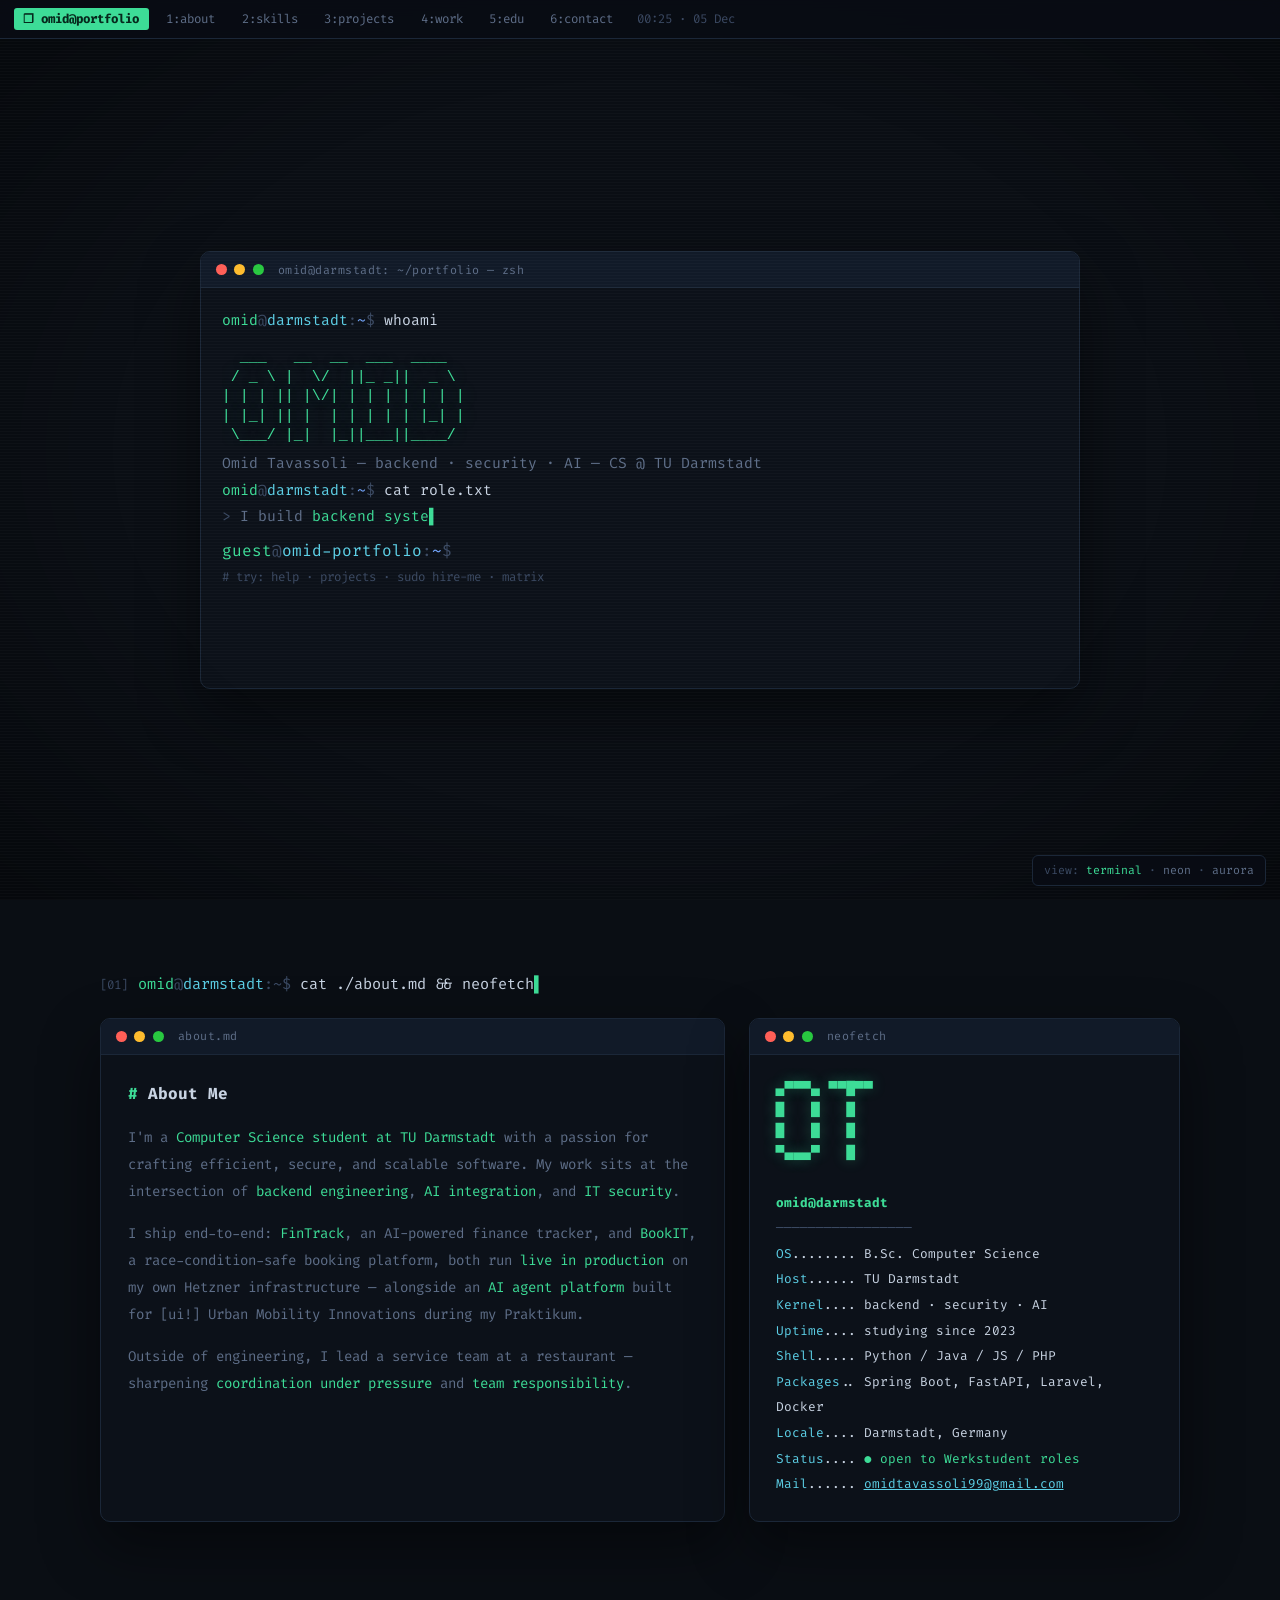
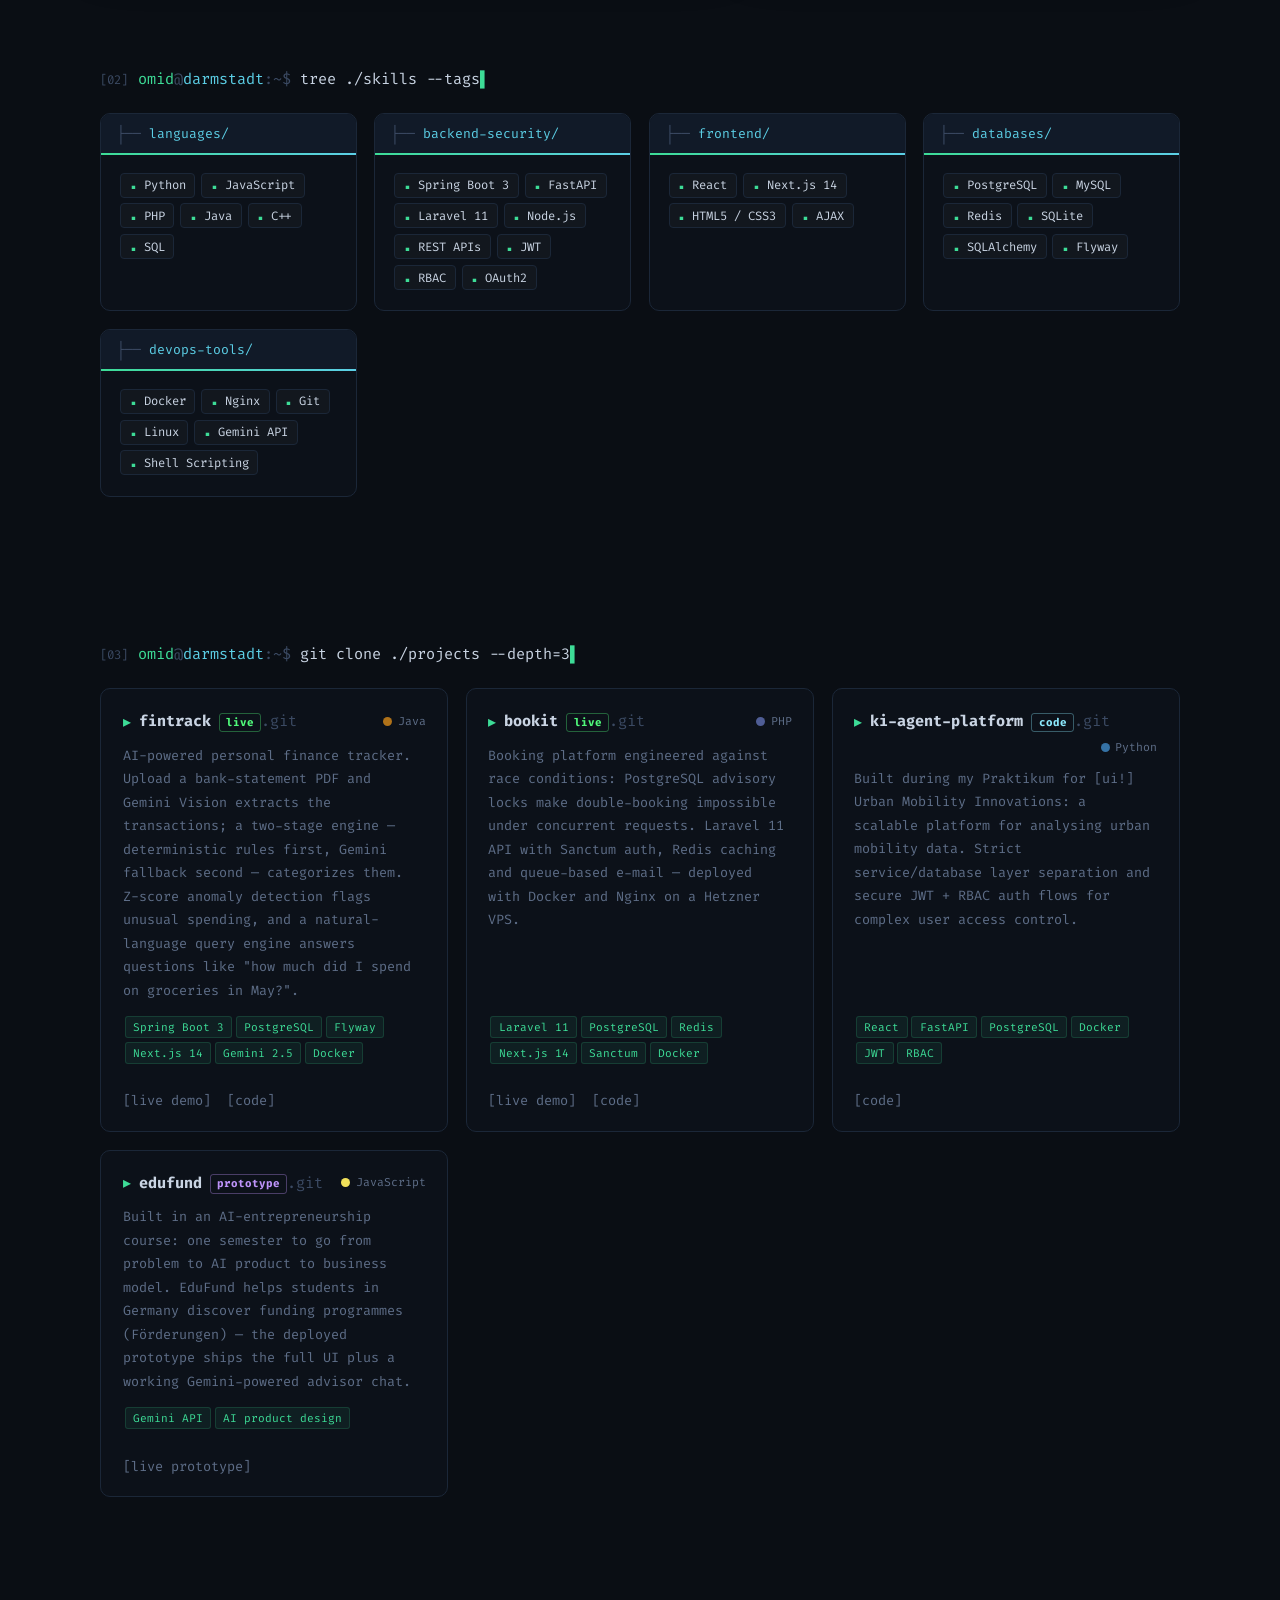
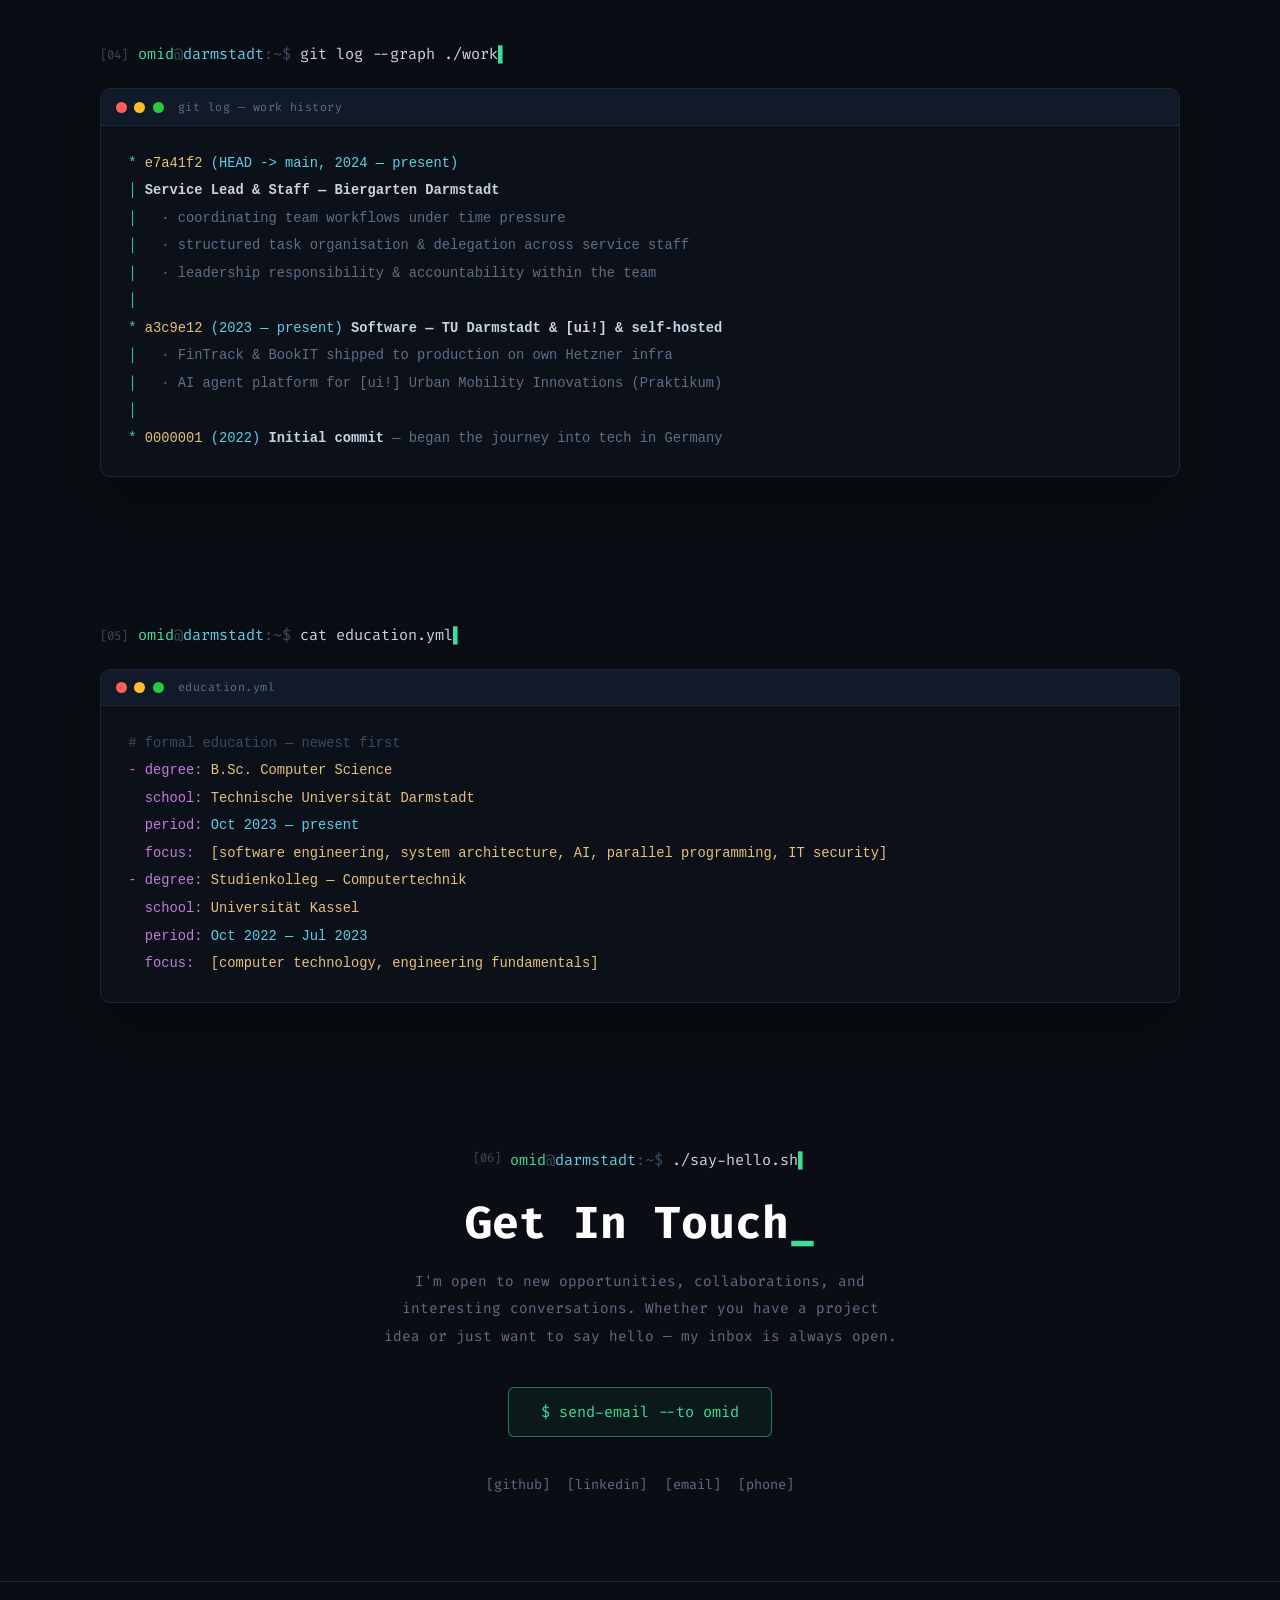
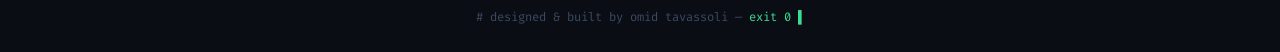
<file: terminal.html>
<!DOCTYPE html>
<html lang="en">
<head>
<meta charset="UTF-8">
<meta name="viewport" content="width=device-width, initial-scale=1.0">
<title>Omid Tavassoli — Software Developer · Terminal</title>
<meta name="description" content="Omid Tavassoli — Computer Science student at TU Darmstadt building secure backend systems, AI integrations, and full-stack web apps.">
<meta name="author" content="Omid Tavassoli">
<meta name="theme-color" content="#0a0e14">
<meta property="og:type" content="website">
<meta property="og:title" content="Omid Tavassoli — Software Developer">
<meta property="og:description" content="Backend systems, AI integration, and IT security — portfolio of a CS student at TU Darmstadt.">
<link rel="icon" type="image/svg+xml" href="data:image/svg+xml,%3Csvg xmlns='http://www.w3.org/2000/svg' viewBox='0 0 64 64'%3E%3Crect width='64' height='64' rx='14' fill='%230a0e14'/%3E%3Ctext x='32' y='44' font-family='monospace' font-size='28' font-weight='bold' text-anchor='middle' fill='%233ddc97'%3E%3E_%3C/text%3E%3C/svg%3E">
<link rel="preconnect" href="https://fonts.googleapis.com">
<link rel="preconnect" href="https://fonts.gstatic.com" crossorigin>
<link href="https://fonts.googleapis.com/css2?family=Fira+Code:wght@400;500;700&display=swap" rel="stylesheet">
<style>
:root{
    --bg:#0a0e14; --bg2:#0d141f; --win:#0c1119; --winhead:#111a28;
    --border:#1b2738; --text:#c9d4e3; --muted:#5e6e88; --faint:#3b4a63;
    --green:#3ddc97; --cyan:#5ccfe6; --blue:#73a6ff; --yellow:#e6c07b;
    --purple:#c678dd; --red:#e8707a;
}
*{margin:0;padding:0;box-sizing:border-box}
html{scroll-behavior:smooth}
body{
    background:var(--bg);
    color:var(--text);
    font-family:'Fira Code',ui-monospace,SFMono-Regular,Menlo,monospace;
    font-size:16px;
    overflow-x:hidden;
}
::selection{background:rgba(61,220,151,.85);color:#06281c}
::-webkit-scrollbar{width:8px;height:8px}
::-webkit-scrollbar-track{background:var(--bg)}
::-webkit-scrollbar-thumb{background:#1d2c44;border-radius:4px}
::-webkit-scrollbar-thumb:hover{background:var(--green)}
a{color:var(--cyan)}

/* ── CRT overlay: scanlines + vignette ── */
body::after{
    content:'';position:fixed;inset:0;pointer-events:none;z-index:90;
    background:repeating-linear-gradient(0deg,rgba(255,255,255,.022) 0 1px,transparent 1px 3px);
}
body::before{
    content:'';position:fixed;inset:0;pointer-events:none;z-index:89;
    background:radial-gradient(ellipse at center,transparent 58%,rgba(0,0,0,.4) 100%);
}

/* ── Boot overlay ── */
#boot{
    position:fixed;inset:0;background:#070b11;z-index:999;
    display:flex;align-items:center;justify-content:center;
    transition:opacity .45s ease;
}
#boot.off{opacity:0;pointer-events:none}
#bootlog{width:min(640px,90%);font-size:.84rem;line-height:2;color:var(--muted)}
#bootlog .b-ok{color:var(--green)}
#bootlog .b-dim{color:var(--faint)}

/* ── Matrix canvas ── */
#matrix{position:fixed;inset:0;z-index:998;display:none;cursor:pointer}

/* ── tmux status bar ── */
#tmux{
    position:fixed;top:0;left:0;right:0;z-index:100;
    display:flex;align-items:center;gap:.55rem;
    background:rgba(9,13,20,.92);backdrop-filter:blur(10px);
    border-bottom:1px solid var(--border);
    padding:.5rem .85rem;font-size:.78rem;
    overflow-x:auto;white-space:nowrap;scrollbar-width:none;
}
#tmux::-webkit-scrollbar{display:none}
.tmux-seg{
    background:var(--green);color:#06281c;font-weight:700;
    padding:.18rem .6rem;border-radius:3px;text-decoration:none;flex-shrink:0;
}
.tmux-win{
    color:var(--muted);text-decoration:none;
    padding:.18rem .55rem;border-radius:3px;flex-shrink:0;
    transition:color .2s,background .2s;
}
.tmux-win:hover{color:var(--text);background:rgba(255,255,255,.05)}
.tmux-win.active{color:var(--green);background:rgba(61,220,151,.12)}
.tmux-clock{margin-left:auto;color:var(--faint);flex-shrink:0}

/* ── Terminal window chrome ── */
.win{
    background:var(--win);border:1px solid var(--border);border-radius:10px;
    overflow:hidden;box-shadow:0 24px 60px rgba(0,0,0,.45);
}
.win-head{
    display:flex;align-items:center;gap:.45rem;
    padding:.6rem .95rem;background:var(--winhead);
    border-bottom:1px solid var(--border);
}
.dot{width:11px;height:11px;border-radius:50%;flex-shrink:0}
.dot.r{background:#ff5f57}.dot.y{background:#febc2e}.dot.g{background:#28c840}
.win-title{margin-left:.45rem;color:var(--muted);font-size:.73rem;letter-spacing:.04em;overflow:hidden;text-overflow:ellipsis}

/* ── Hero ── */
#home{min-height:100vh;display:flex;align-items:center;padding:90px 0 50px}
.wrap{width:min(1080px,92%);margin:0 auto}
.term{width:min(880px,100%);margin:0 auto}
.t-body{padding:1.2rem 1.3rem 1.5rem;max-height:62vh;min-height:400px;overflow-y:auto}
.tl{line-height:1.8;font-size:.92rem;word-break:break-word}
.tl.out,.out{color:var(--muted)}
.p-user{color:var(--green)}.p-host{color:var(--cyan)}.p-path{color:var(--blue)}.p-sym{color:var(--faint)}
.cmd{color:var(--text)}
.cur{display:inline-block;color:var(--green)}
.blink{animation:blink 1.1s step-end infinite}
@keyframes blink{50%{opacity:0}}

.ascii{
    color:var(--green);
    text-shadow:0 0 18px rgba(61,220,151,.35);
    font-size:clamp(7px,2vw,15px);line-height:1.3;
    margin:.9rem 0 .3rem;overflow-x:auto;
    transition:opacity .5s ease;
}
.ascii[hidden]{display:none}

@keyframes glitch{
    0%{text-shadow:2px 0 var(--red),-2px 0 var(--cyan)}
    20%{text-shadow:-2px 0 var(--purple),2px 0 var(--green);transform:translateX(1px)}
    40%{text-shadow:1px -1px var(--cyan),-1px 1px var(--yellow)}
    60%{text-shadow:-2px 0 var(--red),2px 0 var(--blue);transform:translateX(-1px)}
    100%{text-shadow:0 0 18px rgba(61,220,151,.35);transform:none}
}
.glitching{animation:glitch .35s steps(2) 2}

.prompt-row{display:flex;align-items:center;gap:.45rem;margin-top:.6rem}
.prompt-row[hidden]{display:none}
#cmd{
    flex:1;background:transparent;border:none;outline:none;
    color:var(--text);font:inherit;font-size:.92rem;caret-color:var(--green);
    min-width:60px;
}
.hint{color:var(--faint);font-size:.78rem;margin-top:.5rem}
.hint[hidden]{display:none}
.hgrid{display:grid;grid-template-columns:max-content 1fr;gap:.05rem 1.1rem;margin:.3rem 0}
.hk{color:var(--green)}
#term-out a{color:var(--cyan)}

/* ── Sections ── */
section{padding:4.6rem 0;scroll-margin-top:64px}
.sec-cmd{font-size:.95rem;margin-bottom:1.5rem;color:var(--muted)}
.sec-cmd .typed-cmd{color:var(--text)}
.sec-num{color:var(--faint);font-size:.78rem;margin-right:.6rem}
.sec-win{opacity:0;transform:translateY(26px);transition:opacity .6s ease,transform .6s ease}
.sec-win.on{opacity:1;transform:none}

/* ── About / neofetch ── */
.about-grid{display:grid;grid-template-columns:1.45fr 1fr;gap:1.5rem;align-items:stretch}
.md-body{padding:1.5rem 1.7rem;font-size:.88rem;line-height:1.9;color:var(--muted)}
.md-body h3{color:var(--text);font-size:1rem;margin-bottom:1rem}
.md-body h3::before{content:'# ';color:var(--green)}
.md-body p{margin-bottom:1rem}
.md-body em{color:var(--green);font-style:normal}
.nf{display:flex;gap:1.6rem;padding:1.5rem 1.6rem;flex-wrap:wrap}
.nf-logo{color:var(--green);font-size:.92rem;line-height:1.45;text-shadow:0 0 14px rgba(61,220,151,.3);flex-shrink:0}
.nf-rows{font-size:.8rem;line-height:2;min-width:0}
.nf-head{color:var(--green);font-weight:700}
.nf-sep{color:var(--faint)}
.nf-k{color:var(--cyan)}
.nf-ok{color:var(--green)}

/* ── Skills ── */
.skill-grid{display:grid;grid-template-columns:repeat(auto-fit,minmax(235px,1fr));gap:1.1rem}
.skill-card{background:var(--win);border:1px solid var(--border);border-radius:10px;overflow:hidden;transition:transform .3s,border-color .3s}
.skill-card:hover{transform:translateY(-5px);border-color:rgba(61,220,151,.45)}
.skill-head{padding:.7rem 1rem;color:var(--cyan);font-size:.82rem;background:var(--winhead)}
.skill-head::before{content:'├── ';color:var(--faint)}
.loadbar{height:2px;background:var(--border);position:relative;overflow:hidden}
.loadbar i{position:absolute;inset:0;background:linear-gradient(90deg,var(--green),var(--cyan));transform:scaleX(0);transform-origin:left;transition:transform 1.2s ease .2s}
.sec-win.on .loadbar i{transform:scaleX(1)}
.skill-body{padding:.9rem 1rem 1.1rem}
.pkg{
    display:inline-block;border:1px solid var(--border);background:rgba(255,255,255,.025);
    color:var(--text);font-size:.76rem;padding:.22rem .55rem;border-radius:4px;margin:.18rem;
    transition:border-color .2s,color .2s,transform .2s;
}
.pkg::before{content:'▪ ';color:var(--green)}
.pkg:hover{border-color:var(--green);color:var(--green);transform:translateY(-2px)}

/* ── Projects ── */
.proj-grid{display:grid;grid-template-columns:repeat(auto-fit,minmax(270px,1fr));gap:1.1rem}
.repo{
    background:var(--win);border:1px solid var(--border);border-radius:10px;
    padding:1.35rem;display:flex;flex-direction:column;gap:.75rem;
    transition:transform .3s,border-color .3s,box-shadow .3s;
}
.repo:hover{
    transform:translateY(-6px);border-color:rgba(61,220,151,.5);
    box-shadow:0 18px 40px rgba(0,0,0,.5),0 0 24px rgba(61,220,151,.08);
}
.repo-top{display:flex;align-items:center;gap:.5rem;flex-wrap:wrap}
.repo-top::before{content:'▸';color:var(--green)}
.repo-name{color:var(--text);font-weight:700;font-size:.95rem}
.repo-name::after{content:'.git';color:var(--faint);font-weight:400}
.repo-lang{display:flex;align-items:center;gap:.35rem;margin-left:auto;color:var(--muted);font-size:.72rem}
.lang-dot{width:9px;height:9px;border-radius:50%}
.repo p{color:var(--muted);font-size:.84rem;line-height:1.75;flex:1}
.stack span{
    color:var(--green);background:rgba(61,220,151,.07);border:1px solid rgba(61,220,151,.16);
    font-size:.7rem;padding:.16rem .45rem;border-radius:3px;margin:.12rem;display:inline-block;
}

/* ── Experience: git log ── */
.gitlog{font-size:.86rem;line-height:2;overflow-x:auto;padding:1.5rem 1.7rem}
.gl-g{color:var(--green)}
.gl-hash{color:var(--yellow)}
.gl-ref{color:var(--cyan)}
.gl-t{color:var(--text);font-weight:700}
.gl-m{color:var(--muted)}

/* ── Education: yaml ── */
.yaml{font-size:.86rem;line-height:2;overflow-x:auto;padding:1.5rem 1.7rem}
.y-c{color:var(--faint)}
.y-d{color:var(--red)}
.y-k{color:var(--purple)}
.y-s{color:var(--yellow)}
.y-b{color:var(--cyan)}

/* ── Contact ── */
#contact{text-align:center;padding-bottom:5.5rem}
#contact .sec-cmd{justify-content:center}
.contact-h{font-size:clamp(1.7rem,4.5vw,2.8rem);color:#fff;font-weight:700;margin:.4rem 0 1rem}
.contact-h::after{content:'_';color:var(--green);animation:blink 1.1s step-end infinite}
.contact-sub{color:var(--muted);max-width:520px;margin:0 auto 2.3rem;font-size:.9rem;line-height:1.9}
.btn-term{
    display:inline-block;color:var(--green);text-decoration:none;
    border:1px solid rgba(61,220,151,.5);background:rgba(61,220,151,.05);
    padding:.9rem 2rem;border-radius:6px;font-size:.95rem;
    transition:background .25s,transform .25s,box-shadow .25s;
}
.btn-term:hover{
    background:rgba(61,220,151,.13);color:var(--green);
    transform:translateY(-3px);box-shadow:0 0 28px rgba(61,220,151,.22);
}
.flags{display:flex;justify-content:center;gap:1.1rem;margin-top:2.4rem;flex-wrap:wrap}
.flag{color:var(--muted);text-decoration:none;font-size:.85rem;transition:color .2s,transform .2s;display:inline-block}
.flag::before{content:'['}
.flag::after{content:']'}
.flag:hover{color:var(--green);transform:translateY(-3px)}

/* ── Footer ── */
footer{
    border-top:1px solid var(--border);padding:1.7rem 0;text-align:center;
    color:var(--faint);font-size:.76rem;
}
footer .ok{color:var(--green)}

/* ── Template switcher ── */
.switch{
    position:fixed;right:14px;bottom:14px;z-index:120;
    font-size:.72rem;color:var(--faint);
    background:rgba(9,13,20,.92);border:1px solid var(--border);
    border-radius:6px;padding:.45rem .7rem;backdrop-filter:blur(8px);
}
.switch a{color:var(--muted);text-decoration:none;transition:color .2s}
.switch a:hover{color:var(--green)}
.switch .cur-t{color:var(--green)}

@media (max-width:820px){
    .about-grid{grid-template-columns:1fr}
    .t-body{min-height:340px}
}
@media (max-width:560px){
    body{font-size:15px}
    section{padding:3.4rem 0}
    .nf{gap:1rem}
    .nf-logo{display:none}
}
@media (prefers-reduced-motion:reduce){
    *,*::before,*::after{animation:none!important;transition:none!important}
    html{scroll-behavior:auto}
    .sec-win{opacity:1;transform:none}
}
.tmux-clock{margin-left:.4rem}
.repo-links{margin-top:.9rem;display:flex;gap:1rem}
.rstat{font-size:.68rem;color:#50fa7b;border:1px solid rgba(80,250,123,.35);border-radius:3px;padding:.08rem .4rem;margin-left:.5rem}
.rstat.code{color:#8be9fd;border-color:rgba(139,233,253,.35)}
.rstat.proto{color:#bd93f9;border-color:rgba(189,147,249,.35)}
</style>
</head>
<body>

<!-- ══ boot screen ══ -->
<div id="boot"><div id="bootlog"></div></div>

<!-- ══ matrix easter egg ══ -->
<canvas id="matrix"></canvas>

<!-- ══ tmux status bar ══ -->
<nav id="tmux">
    <a class="tmux-seg" href="#home">❐ omid@portfolio</a>
    <a class="tmux-win" href="#about">1:about</a>
    <a class="tmux-win" href="#skills">2:skills</a>
    <a class="tmux-win" href="#projects">3:projects</a>
    <a class="tmux-win" href="#experience">4:work</a>
    <a class="tmux-win" href="#education">5:edu</a>
    <a class="tmux-win" href="#contact">6:contact</a>
    <span class="tmux-clock" id="clk"></span>
</nav>

<!-- ══ hero terminal ══ -->
<header id="home">
    <div class="wrap">
        <div class="term win">
            <div class="win-head">
                <span class="dot r"></span><span class="dot y"></span><span class="dot g"></span>
                <span class="win-title">omid@darmstadt: ~/portfolio — zsh</span>
            </div>
            <div class="t-body" id="tbody">
                <div id="seq"></div>
                <pre class="ascii" id="ascii" hidden>
  ___   __  __  ___  ____
 / _ \ |  \/  ||_ _||  _ \
| | | || |\/| | | | | | | |
| |_| || |  | | | | | |_| |
 \___/ |_|  |_||___||____/</pre>
                <div id="introLines"></div>
                <div id="term-out"></div>
                <form class="prompt-row" id="promptRow" hidden>
                    <span><span class="p-user">guest</span><span class="p-sym">@</span><span class="p-host">omid-portfolio</span><span class="p-sym">:</span><span class="p-path">~</span><span class="p-sym">$</span></span>
                    <input id="cmd" autocomplete="off" autocapitalize="off" spellcheck="false" aria-label="terminal input">
                </form>
                <div class="hint" id="hint" hidden># try: help · projects · sudo hire-me · matrix</div>
            </div>
        </div>
    </div>
</header>

<main>

<!-- ══ 01 about ══ -->
<section id="about">
    <div class="wrap">
        <div class="sec-cmd"><span class="sec-num">[01]</span><span class="p-user">omid</span><span class="p-sym">@</span><span class="p-host">darmstadt</span><span class="p-sym">:~$</span> <span class="typed-cmd" data-cmd="cat ./about.md && neofetch"></span><span class="cur blink">▌</span></div>
        <div class="about-grid">
            <div class="win sec-win">
                <div class="win-head">
                    <span class="dot r"></span><span class="dot y"></span><span class="dot g"></span>
                    <span class="win-title">about.md</span>
                </div>
                <div class="md-body">
                    <h3>About Me</h3>
                    <p>I'm a <em>Computer Science student at TU Darmstadt</em> with a passion for crafting efficient, secure, and scalable software. My work sits at the intersection of <em>backend engineering</em>, <em>AI integration</em>, and <em>IT security</em>.</p>
                    <p>I ship end-to-end: <em>FinTrack</em>, an AI-powered finance tracker, and <em>BookIT</em>, a race-condition-safe booking platform, both run <em>live in production</em> on my own Hetzner infrastructure — alongside an <em>AI agent platform</em> built for [ui!] Urban Mobility Innovations during my Praktikum.</p>
                    <p>Outside of engineering, I lead a service team at a restaurant — sharpening <em>coordination under pressure</em> and <em>team responsibility</em>.</p>
                </div>
            </div>
            <div class="win sec-win">
                <div class="win-head">
                    <span class="dot r"></span><span class="dot y"></span><span class="dot g"></span>
                    <span class="win-title">neofetch</span>
                </div>
                <div class="nf">
                    <pre class="nf-logo">
▄▀▀▀▄ ▀▀█▀▀
█   █   █
█   █   █
▀▄▄▄▀   █</pre>
                    <div class="nf-rows">
                        <div class="nf-head">omid@darmstadt</div>
                        <div class="nf-sep">─────────────────</div>
                        <div><span class="nf-k">OS</span>........ B.Sc. Computer Science</div>
                        <div><span class="nf-k">Host</span>...... TU Darmstadt</div>
                        <div><span class="nf-k">Kernel</span>.... backend · security · AI</div>
                        <div><span class="nf-k">Uptime</span>.... studying since 2023</div>
                        <div><span class="nf-k">Shell</span>..... Python / Java / JS / PHP</div>
                        <div><span class="nf-k">Packages</span>.. Spring Boot, FastAPI, Laravel, Docker</div>
                        <div><span class="nf-k">Locale</span>.... Darmstadt, Germany</div>
                        <div><span class="nf-k">Status</span>.... <span class="nf-ok">● <span>open to Werkstudent roles</span></span></div>
                        <div><span class="nf-k">Mail</span>...... <a href="mailto:omidtavassoli99@gmail.com">omidtavassoli99@gmail.com</a></div>
                    </div>
                </div>
            </div>
        </div>
    </div>
</section>

<!-- ══ 02 skills ══ -->
<section id="skills">
    <div class="wrap">
        <div class="sec-cmd"><span class="sec-num">[02]</span><span class="p-user">omid</span><span class="p-sym">@</span><span class="p-host">darmstadt</span><span class="p-sym">:~$</span> <span class="typed-cmd" data-cmd="tree ./skills --tags"></span><span class="cur blink">▌</span></div>
        <div class="skill-grid">
            <div class="skill-card sec-win">
                <div class="skill-head">languages/</div>
                <div class="loadbar"><i></i></div>
                <div class="skill-body">
                    <span class="pkg">Python</span><span class="pkg">JavaScript</span><span class="pkg">PHP</span><span class="pkg">Java</span><span class="pkg">C++</span><span class="pkg">SQL</span>
                </div>
            </div>
            <div class="skill-card sec-win">
                <div class="skill-head">backend-security/</div>
                <div class="loadbar"><i></i></div>
                <div class="skill-body">
                    <span class="pkg">Spring Boot 3</span><span class="pkg">FastAPI</span><span class="pkg">Laravel 11</span><span class="pkg">Node.js</span><span class="pkg">REST APIs</span><span class="pkg">JWT</span><span class="pkg">RBAC</span><span class="pkg">OAuth2</span>
                </div>
            </div>
            <div class="skill-card sec-win">
                <div class="skill-head">frontend/</div>
                <div class="loadbar"><i></i></div>
                <div class="skill-body">
                    <span class="pkg">React</span><span class="pkg">Next.js 14</span><span class="pkg">HTML5 / CSS3</span><span class="pkg">AJAX</span>
                </div>
            </div>
            <div class="skill-card sec-win">
                <div class="skill-head">databases/</div>
                <div class="loadbar"><i></i></div>
                <div class="skill-body">
                    <span class="pkg">PostgreSQL</span><span class="pkg">MySQL</span><span class="pkg">Redis</span><span class="pkg">SQLite</span><span class="pkg">SQLAlchemy</span><span class="pkg">Flyway</span>
                </div>
            </div>
            <div class="skill-card sec-win">
                <div class="skill-head">devops-tools/</div>
                <div class="loadbar"><i></i></div>
                <div class="skill-body">
                    <span class="pkg">Docker</span><span class="pkg">Nginx</span><span class="pkg">Git</span><span class="pkg">Linux</span><span class="pkg">Gemini API</span><span class="pkg">Shell Scripting</span>
                </div>
            </div>
        </div>
    </div>
</section>

<!-- ══ 03 projects ══ -->
<section id="projects">
    <div class="wrap">
        <div class="sec-cmd"><span class="sec-num">[03]</span><span class="p-user">omid</span><span class="p-sym">@</span><span class="p-host">darmstadt</span><span class="p-sym">:~$</span> <span class="typed-cmd" data-cmd="git clone ./projects --depth=3"></span><span class="cur blink">▌</span></div>
        <div class="proj-grid">
            <div class="repo sec-win">
                <div class="repo-top">
                    <span class="repo-name">fintrack<span class="rstat">live</span></span>
                    <span class="repo-lang"><span class="lang-dot" style="background:#b07219"></span>Java</span>
                </div>
                <p>AI-powered personal finance tracker. Upload a bank-statement PDF and Gemini Vision extracts the transactions; a two-stage engine — deterministic rules first, Gemini fallback second — categorizes them. Z-score anomaly detection flags unusual spending, and a natural-language query engine answers questions like "how much did I spend on groceries in May?".</p>
                <div class="stack"><span>Spring Boot 3</span><span>PostgreSQL</span><span>Flyway</span><span>Next.js 14</span><span>Gemini 2.5</span><span>Docker</span></div>
                <div class="repo-links"><a class="flag" href="https://fintrack.omidtavassoli.dev" target="_blank" rel="noopener">live demo</a><a class="flag" href="https://github.com/omid-tavassoli/fintrack" target="_blank" rel="noopener">code</a></div>
            </div>
            <div class="repo sec-win">
                <div class="repo-top">
                    <span class="repo-name">bookit<span class="rstat">live</span></span>
                    <span class="repo-lang"><span class="lang-dot" style="background:#4F5D95"></span>PHP</span>
                </div>
                <p>Booking platform engineered against race conditions: PostgreSQL advisory locks make double-booking impossible under concurrent requests. Laravel 11 API with Sanctum auth, Redis caching and queue-based e-mail — deployed with Docker and Nginx on a Hetzner VPS.</p>
                <div class="stack"><span>Laravel 11</span><span>PostgreSQL</span><span>Redis</span><span>Next.js 14</span><span>Sanctum</span><span>Docker</span></div>
                <div class="repo-links"><a class="flag" href="https://bookit.omidtavassoli.dev" target="_blank" rel="noopener">live demo</a><a class="flag" href="https://github.com/omid-tavassoli/bookit" target="_blank" rel="noopener">code</a></div>
            </div>
            <div class="repo sec-win">
                <div class="repo-top">
                    <span class="repo-name">ki-agent-platform<span class="rstat code">code</span></span>
                    <span class="repo-lang"><span class="lang-dot" style="background:#3572A5"></span>Python</span>
                </div>
                <p>Built during my Praktikum for [ui!] Urban Mobility Innovations: a scalable platform for analysing urban mobility data. Strict service/database layer separation and secure JWT + RBAC auth flows for complex user access control.</p>
                <div class="stack"><span>React</span><span>FastAPI</span><span>PostgreSQL</span><span>Docker</span><span>JWT</span><span>RBAC</span></div>
                <div class="repo-links"><a class="flag" href="https://github.com/omid-tavassoli/TeamProject-KiAgent" target="_blank" rel="noopener">code</a></div>
            </div>
            <div class="repo sec-win">
                <div class="repo-top">
                    <span class="repo-name">edufund<span class="rstat proto">prototype</span></span>
                    <span class="repo-lang"><span class="lang-dot" style="background:#f1e05a"></span>JavaScript</span>
                </div>
                <p>Built in an AI-entrepreneurship course: one semester to go from problem to AI product to business model. EduFund helps students in Germany discover funding programmes (Förderungen) — the deployed prototype ships the full UI plus a working Gemini-powered advisor chat.</p>
                <div class="stack"><span>Gemini API</span><span>AI product design</span></div>
                <div class="repo-links"><a class="flag" href="https://edufund.omidtavassoli.dev" target="_blank" rel="noopener">live prototype</a></div>
            </div>
        </div>
    </div>
</section>

<!-- ══ 04 experience ══ -->
<section id="experience">
    <div class="wrap">
        <div class="sec-cmd"><span class="sec-num">[04]</span><span class="p-user">omid</span><span class="p-sym">@</span><span class="p-host">darmstadt</span><span class="p-sym">:~$</span> <span class="typed-cmd" data-cmd="git log --graph ./work"></span><span class="cur blink">▌</span></div>
        <div class="win sec-win">
            <div class="win-head">
                <span class="dot r"></span><span class="dot y"></span><span class="dot g"></span>
                <span class="win-title">git log — work history</span>
            </div>
            <pre class="gitlog"><span class="gl-g">*</span> <span class="gl-hash">e7a41f2</span> <span class="gl-ref">(HEAD -&gt; main, 2024 — present)</span>
<span class="gl-g">│</span> <span class="gl-t">Service Lead &amp; Staff — Biergarten Darmstadt</span>
<span class="gl-g">│</span>   <span class="gl-m">· coordinating team workflows under time pressure</span>
<span class="gl-g">│</span>   <span class="gl-m">· structured task organisation &amp; delegation across service staff</span>
<span class="gl-g">│</span>   <span class="gl-m">· leadership responsibility &amp; accountability within the team</span>
<span class="gl-g">│</span>
<span class="gl-g">*</span> <span class="gl-hash">a3c9e12</span> <span class="gl-ref">(2023 — present)</span> <span class="gl-t">Software — TU Darmstadt &amp; [ui!] &amp; self-hosted</span>
<span class="gl-g">│</span>   <span class="gl-m">· FinTrack &amp; BookIT shipped to production on own Hetzner infra</span>
<span class="gl-g">│</span>   <span class="gl-m">· AI agent platform for [ui!] Urban Mobility Innovations (Praktikum)</span>
<span class="gl-g">│</span>
<span class="gl-g">*</span> <span class="gl-hash">0000001</span> <span class="gl-ref">(2022)</span> <span class="gl-t">Initial commit</span> <span class="gl-m">— began the journey into tech in Germany</span></pre>
        </div>
    </div>
</section>

<!-- ══ 05 education ══ -->
<section id="education">
    <div class="wrap">
        <div class="sec-cmd"><span class="sec-num">[05]</span><span class="p-user">omid</span><span class="p-sym">@</span><span class="p-host">darmstadt</span><span class="p-sym">:~$</span> <span class="typed-cmd" data-cmd="cat education.yml"></span><span class="cur blink">▌</span></div>
        <div class="win sec-win">
            <div class="win-head">
                <span class="dot r"></span><span class="dot y"></span><span class="dot g"></span>
                <span class="win-title">education.yml</span>
            </div>
            <pre class="yaml"><span class="y-c"># formal education — newest first</span>
<span class="y-d">-</span> <span class="y-k">degree:</span> <span class="y-s">B.Sc. Computer Science</span>
  <span class="y-k">school:</span> <span class="y-s">Technische Universität Darmstadt</span>
  <span class="y-k">period:</span> <span class="y-b">Oct 2023 — present</span>
  <span class="y-k">focus:</span>  <span class="y-s">[software engineering, system architecture, AI, parallel programming, IT security]</span>
<span class="y-d">-</span> <span class="y-k">degree:</span> <span class="y-s">Studienkolleg — Computertechnik</span>
  <span class="y-k">school:</span> <span class="y-s">Universität Kassel</span>
  <span class="y-k">period:</span> <span class="y-b">Oct 2022 — Jul 2023</span>
  <span class="y-k">focus:</span>  <span class="y-s">[computer technology, engineering fundamentals]</span></pre>
        </div>
    </div>
</section>

<!-- ══ 06 contact ══ -->
<section id="contact">
    <div class="wrap">
        <div class="sec-cmd" style="display:flex;justify-content:center"><span class="sec-num">[06]</span><span class="p-user">omid</span><span class="p-sym">@</span><span class="p-host">darmstadt</span><span class="p-sym">:~$</span>&nbsp;<span class="typed-cmd" data-cmd="./say-hello.sh"></span><span class="cur blink">▌</span></div>
        <div class="sec-win">
            <h2 class="contact-h">Get In Touch</h2>
            <p class="contact-sub">I'm open to new opportunities, collaborations, and interesting conversations. Whether you have a project idea or just want to say hello — my inbox is always open.</p>
            <a class="btn-term" href="mailto:omidtavassoli99@gmail.com">$ send-email --to omid</a>
            <div class="flags">
                <a class="flag" href="https://github.com/omid-tavassoli" target="_blank" rel="noopener">github</a>
                <a class="flag" href="https://www.linkedin.com/in/omid-tavassoli-b2758b307" target="_blank" rel="noopener">linkedin</a>
                <a class="flag" href="mailto:omidtavassoli99@gmail.com">email</a>
                <a class="flag" href="tel:+491787565660">phone</a>
            </div>
        </div>
    </div>
</section>

</main>

<footer>
    <span># designed &amp; built by omid tavassoli — </span><span class="ok">exit 0</span> <span class="cur blink">▌</span>
</footer>

<div class="switch">
    view: <span class="cur-t">terminal</span> · <a href="index.html">neon</a> · <a href="aurora.html">aurora</a>
</div>

<script>
const RM = matchMedia('(prefers-reduced-motion: reduce)').matches;
const $ = s => document.querySelector(s);
const esc = s => s.replace(/&/g,'&amp;').replace(/</g,'&lt;').replace(/>/g,'&gt;');
const wait = ms => new Promise(r => setTimeout(r, ms));

const PROMPT = '<span class="p-user">omid</span><span class="p-sym">@</span><span class="p-host">darmstadt</span><span class="p-sym">:</span><span class="p-path">~</span><span class="p-sym">$</span> ';
const GUEST  = '<span class="p-user">guest</span><span class="p-sym">@</span><span class="p-host">omid-portfolio</span><span class="p-sym">:</span><span class="p-path">~</span><span class="p-sym">$</span> ';

/* ── typing engine ── */
function typeText(el, text, speed = 26) {
    return new Promise(res => {
        if (RM) { el.textContent = text; res(); return; }
        let i = 0;
        (function t() {
            el.textContent = text.slice(0, ++i);
            if (i < text.length) setTimeout(t, speed + Math.random() * 30);
            else res();
        })();
    });
}

/* ── boot sequence ── */
const boot = $('#boot'), bootlog = $('#bootlog');
const BOOT_LINES = [
    '<span class="b-dim">OMID-OS v2.6.1 — boot sequence initiated</span>',
    '[<span class="b-ok"> OK </span>] mounting /dev/skills',
    '[<span class="b-ok"> OK </span>] loading backend.ko',
    '[<span class="b-ok"> OK </span>] starting security daemon … <span class="b-ok">active</span>',
    '[<span class="b-ok"> OK </span>] establishing database connections (3/3)',
    '[<span class="b-ok"> OK </span>] portfolio.service started in 0.42s',
    '<span class="b-dim">Welcome, guest. Press any key to continue…</span>'
];
let heroStarted = false, bootDone = false;

function dismissBoot() {
    if (bootDone) return;
    bootDone = true;
    boot.classList.add('off');
    setTimeout(() => boot.remove(), 500);
    try { sessionStorage.setItem('ot-booted', '1'); } catch (e) {}
    startHero();
}

let skipBoot = RM;
try { skipBoot = skipBoot || !!sessionStorage.getItem('ot-booted'); } catch (e) {}

if (skipBoot) {
    boot.remove(); bootDone = true; startHero();
} else {
    BOOT_LINES.forEach((l, i) => {
        setTimeout(() => {
            if (bootDone) return;
            const d = document.createElement('div');
            d.innerHTML = l;
            bootlog.appendChild(d);
        }, 160 + i * 230);
    });
    setTimeout(dismissBoot, 160 + BOOT_LINES.length * 230 + 900);
    addEventListener('keydown', dismissBoot, { once: true });
    boot.addEventListener('click', dismissBoot);
}

/* ── hero intro sequence ── */
const seq = $('#seq'), intro = $('#introLines'), ascii = $('#ascii');
const tbody = $('#tbody'), out = $('#term-out');
const promptRow = $('#promptRow'), input = $('#cmd'), hint = $('#hint');

function cmdLine(container, cmd) {
    const d = document.createElement('div');
    d.className = 'tl';
    d.innerHTML = PROMPT + '<span class="cmd"></span>';
    container.appendChild(d);
    return typeText(d.querySelector('.cmd'), cmd);
}
function outLine(container, html) {
    const d = document.createElement('div');
    d.className = 'tl out';
    d.innerHTML = html;
    container.appendChild(d);
    return d;
}

async function startHero() {
    if (heroStarted) return;
    heroStarted = true;
    await wait(RM ? 0 : 300);
    await cmdLine(seq, 'whoami');
    ascii.hidden = false;
    ascii.classList.add('glitching');
    setTimeout(() => ascii.classList.remove('glitching'), 750);
    await wait(RM ? 0 : 250);
    outLine(intro, 'Omid Tavassoli — backend · security · AI — CS @ TU Darmstadt');
    await wait(RM ? 0 : 350);
    await cmdLine(intro, 'cat role.txt');
    outLine(intro, '<span style="color:var(--faint)">&gt;</span> I build <span id="typed" style="color:var(--green)"></span><span class="cur blink">▌</span>');
    startRoles();
    await wait(RM ? 0 : 400);
    promptRow.hidden = false;
    hint.hidden = false;
    tbody.scrollTop = tbody.scrollHeight;
}

/* ── role rotator ── */
const phrases = ['backend systems.', 'secure APIs.', 'AI solutions.', 'full-stack apps.'];
function startRoles() {
    const el = document.getElementById('typed');
    if (RM) { el.textContent = phrases[0]; return; }
    let pi = 0, ci = 0, del = false;
    (function tick() {
        const p = phrases[pi];
        el.textContent = del ? p.slice(0, ci - 1) : p.slice(0, ci + 1);
        del ? ci-- : ci++;
        let delay = del ? 40 : 85;
        if (!del && ci === p.length) { delay = 2100; del = true; }
        else if (del && ci === 0) { del = false; pi = (pi + 1) % phrases.length; delay = 420; }
        setTimeout(tick, delay);
    })();
}

/* ── interactive terminal ── */
const history = []; let hIdx = -1;

function print(html, cls) {
    const d = document.createElement('div');
    d.className = 'tl ' + (cls || 'out');
    d.innerHTML = html;
    out.appendChild(d);
    tbody.scrollTop = tbody.scrollHeight;
}
function go(id) {
    const t = document.getElementById(id);
    if (t) t.scrollIntoView({ behavior: RM ? 'auto' : 'smooth' });
}

const HELP = [
    ['help', 'list available commands'],
    ['whoami', 'who is omid?'],
    ['ls', 'list portfolio files'],
    ['about', 'open about.md'],
    ['skills', 'inspect the toolbox'],
    ['projects', 'browse shipped work'],
    ['experience', 'work history (git log)'],
    ['education', 'cat education.yml'],
    ['contact', 'open a channel'],
    ['sudo hire-me', 'the fast track 🚀'],
    ['matrix', 'there is no spoon'],
    ['coffee', 'brew one'],
    ['clear', 'clear the terminal']
];

async function hireMe() {
    print('[sudo] password for guest: ********');
    await wait(700);
    print('<span style="color:var(--green)">access granted ✔</span> opening mail client…');
    await wait(900);
    location.href = 'mailto:omidtavassoli99@gmail.com?subject=Let%27s%20talk';
}

function run(raw) {
    const cmd = raw.trim();
    const low = cmd.toLowerCase();
    const [word, ...restA] = low.split(/\s+/);
    const rest = restA.join(' ');

    if (low === 'sudo hire-me' || low === 'sudo hire me') { hireMe(); return; }
    if (word === 'sudo') { print('guest is not in the sudoers file. This incident will be reported.'); return; }

    switch (word) {
        case 'help':
            print('<div class="hgrid">' + HELP.map(h => '<span class="hk">' + h[0] + '</span><span>' + h[1] + '</span>').join('') + '</div>');
            break;
        case 'whoami':
            print('Omid Tavassoli — CS student @ TU Darmstadt.<br>Backend engineering · AI integration · IT security.<br><span style="color:var(--green)">● open to opportunities</span>');
            break;
        case 'ls':
            print('<span style="color:var(--blue)">skills/</span>  <span style="color:var(--blue)">projects/</span>  about.md  experience.log  education.yml  <span style="color:var(--green)">say-hello.sh</span>');
            break;
        case 'pwd': print('/home/omid/portfolio'); break;
        case 'date': print(esc(new Date().toString())); break;
        case 'clear': out.innerHTML = ''; break;
        case 'echo': print(esc(raw.trim().slice(5)) || ''); break;
        case 'about': case 'neofetch': print('opening about.md …'); go('about'); break;
        case 'skills': case 'tree': print('rendering skill tree …'); go('skills'); break;
        case 'projects': print('cloning repositories …'); go('projects'); break;
        case 'experience': case 'work': print('reading work history …'); go('experience'); break;
        case 'education': case 'edu': print('parsing education.yml …'); go('education'); break;
        case 'contact': print('opening channel …'); go('contact'); break;
        case 'cat':
            if (rest === 'about.md') { print('opening about.md …'); go('about'); }
            else if (rest === 'education.yml') { print('parsing education.yml …'); go('education'); }
            else if (rest === 'experience.log') { print('reading work history …'); go('experience'); }
            else if (!rest) print('usage: cat &lt;file&gt;');
            else print('cat: ' + esc(rest) + ': no such file or directory');
            break;
        case 'matrix':
            toggleMatrix();
            print('matrix mode ' + (mxOn ? 'enabled — click or press Esc to exit' : 'disabled'));
            break;
        case 'coffee':
            print('<pre style="line-height:1.4;color:var(--yellow)">   ( (\n    ) )\n  ........\n  |      |]\n  \\      /\n   `----\'</pre>brewing… <span style="color:var(--green)">done ☕</span>');
            break;
        case 'exit': case 'logout':
            print('logout<br>…just kidding, this session is permanent. scroll down ↓');
            break;
        case '': break;
        default:
            print('command not found: ' + esc(word) + ' — try <span class="hk">help</span>');
    }
}

promptRow.addEventListener('submit', e => {
    e.preventDefault();
    const v = input.value;
    if (!v.trim()) return;
    print(GUEST + '<span class="cmd">' + esc(v) + '</span>', 'tl');
    history.push(v); hIdx = history.length;
    run(v);
    input.value = '';
});
input.addEventListener('keydown', e => {
    if (e.key === 'ArrowUp') { e.preventDefault(); if (hIdx > 0) input.value = history[--hIdx] || ''; }
    if (e.key === 'ArrowDown') { e.preventDefault(); if (hIdx < history.length) input.value = history[++hIdx] || ''; }
});
$('#tbody').addEventListener('click', () => {
    if (!promptRow.hidden && !getSelection().toString()) input.focus();
});

/* ── matrix rain ── */
let mxOn = false, mxRaf = 0, mxFrame = 0, drops = [];
const mcv = $('#matrix'), mctx = mcv.getContext('2d'), MFS = 15;
const MCHARS = 'アイウエオカキクケコサシスセソタチツテトナニヌネノ01{}<>/$#%*+=-';
function mxResize() {
    mcv.width = innerWidth; mcv.height = innerHeight;
    drops = Array.from({ length: Math.floor(innerWidth / MFS) }, () => (Math.random() * -60) | 0);
}
function mxStep() {
    if (!mxOn) return;
    if (++mxFrame % 2 === 0) {
        mctx.fillStyle = 'rgba(7,11,17,0.14)';
        mctx.fillRect(0, 0, mcv.width, mcv.height);
        mctx.font = MFS + 'px "Fira Code", monospace';
        drops.forEach((y, i) => {
            const ch = MCHARS[(Math.random() * MCHARS.length) | 0];
            mctx.fillStyle = Math.random() < .08 ? '#c8ffe9' : '#3ddc97';
            mctx.fillText(ch, i * MFS, y * MFS);
            drops[i] = (y * MFS > mcv.height && Math.random() > .975) ? 0 : y + 1;
        });
    }
    mxRaf = requestAnimationFrame(mxStep);
}
function toggleMatrix(force) {
    mxOn = force !== undefined ? force : !mxOn;
    if (mxOn) {
        mxResize();
        mcv.style.display = 'block';
        mctx.fillStyle = '#070b11';
        mctx.fillRect(0, 0, mcv.width, mcv.height);
        mxStep();
    } else {
        cancelAnimationFrame(mxRaf);
        mcv.style.display = 'none';
    }
}
mcv.addEventListener('click', () => toggleMatrix(false));
addEventListener('keydown', e => { if (e.key === 'Escape' && mxOn) toggleMatrix(false); });
addEventListener('resize', () => { if (mxOn) mxResize(); });

/* ── section reveal: type heading command, then open windows ── */
const secIO = new IntersectionObserver(entries => entries.forEach(en => {
    if (!en.isIntersecting) return;
    const s = en.target;
    secIO.unobserve(s);
    const span = s.querySelector('.typed-cmd');
    const wins = s.querySelectorAll('.sec-win');
    const reveal = () => wins.forEach((w, i) => setTimeout(() => w.classList.add('on'), i * 130));
    if (span && !RM) typeText(span, span.dataset.cmd, 17).then(reveal);
    else { if (span) span.textContent = span.dataset.cmd; reveal(); }
}), { threshold: 0.16 });
document.querySelectorAll('main section').forEach(s => secIO.observe(s));

/* ── tmux: active window + clock ── */
const sections = [...document.querySelectorAll('main section')];
const tmuxWins = [...document.querySelectorAll('.tmux-win')];
addEventListener('scroll', () => {
    let cur = '';
    sections.forEach(s => { if (scrollY >= s.offsetTop - 130) cur = s.id; });
    tmuxWins.forEach(w => w.classList.toggle('active', w.getAttribute('href') === '#' + cur));
}, { passive: true });

function clock() {
    const d = new Date();
    $('#clk').textContent =
        String(d.getHours()).padStart(2, '0') + ':' + String(d.getMinutes()).padStart(2, '0') +
        ' · ' + d.toLocaleDateString('en-GB', { day: '2-digit', month: 'short' });
}
clock(); setInterval(clock, 20000);

/* ── keyboard nav 1–6 ── */
const SEC_IDS = ['about', 'skills', 'projects', 'experience', 'education', 'contact'];
addEventListener('keydown', e => {
    if (e.target.closest('input,textarea') || e.metaKey || e.ctrlKey || e.altKey) return;
    const i = '123456'.indexOf(e.key);
    if (i > -1) go(SEC_IDS[i]);
});

/* ── ascii glitch pulse ── */
if (!RM) setInterval(() => {
    ascii.classList.add('glitching');
    setTimeout(() => ascii.classList.remove('glitching'), 750);
}, 6500);
</script>
</body>
</html>
</file>
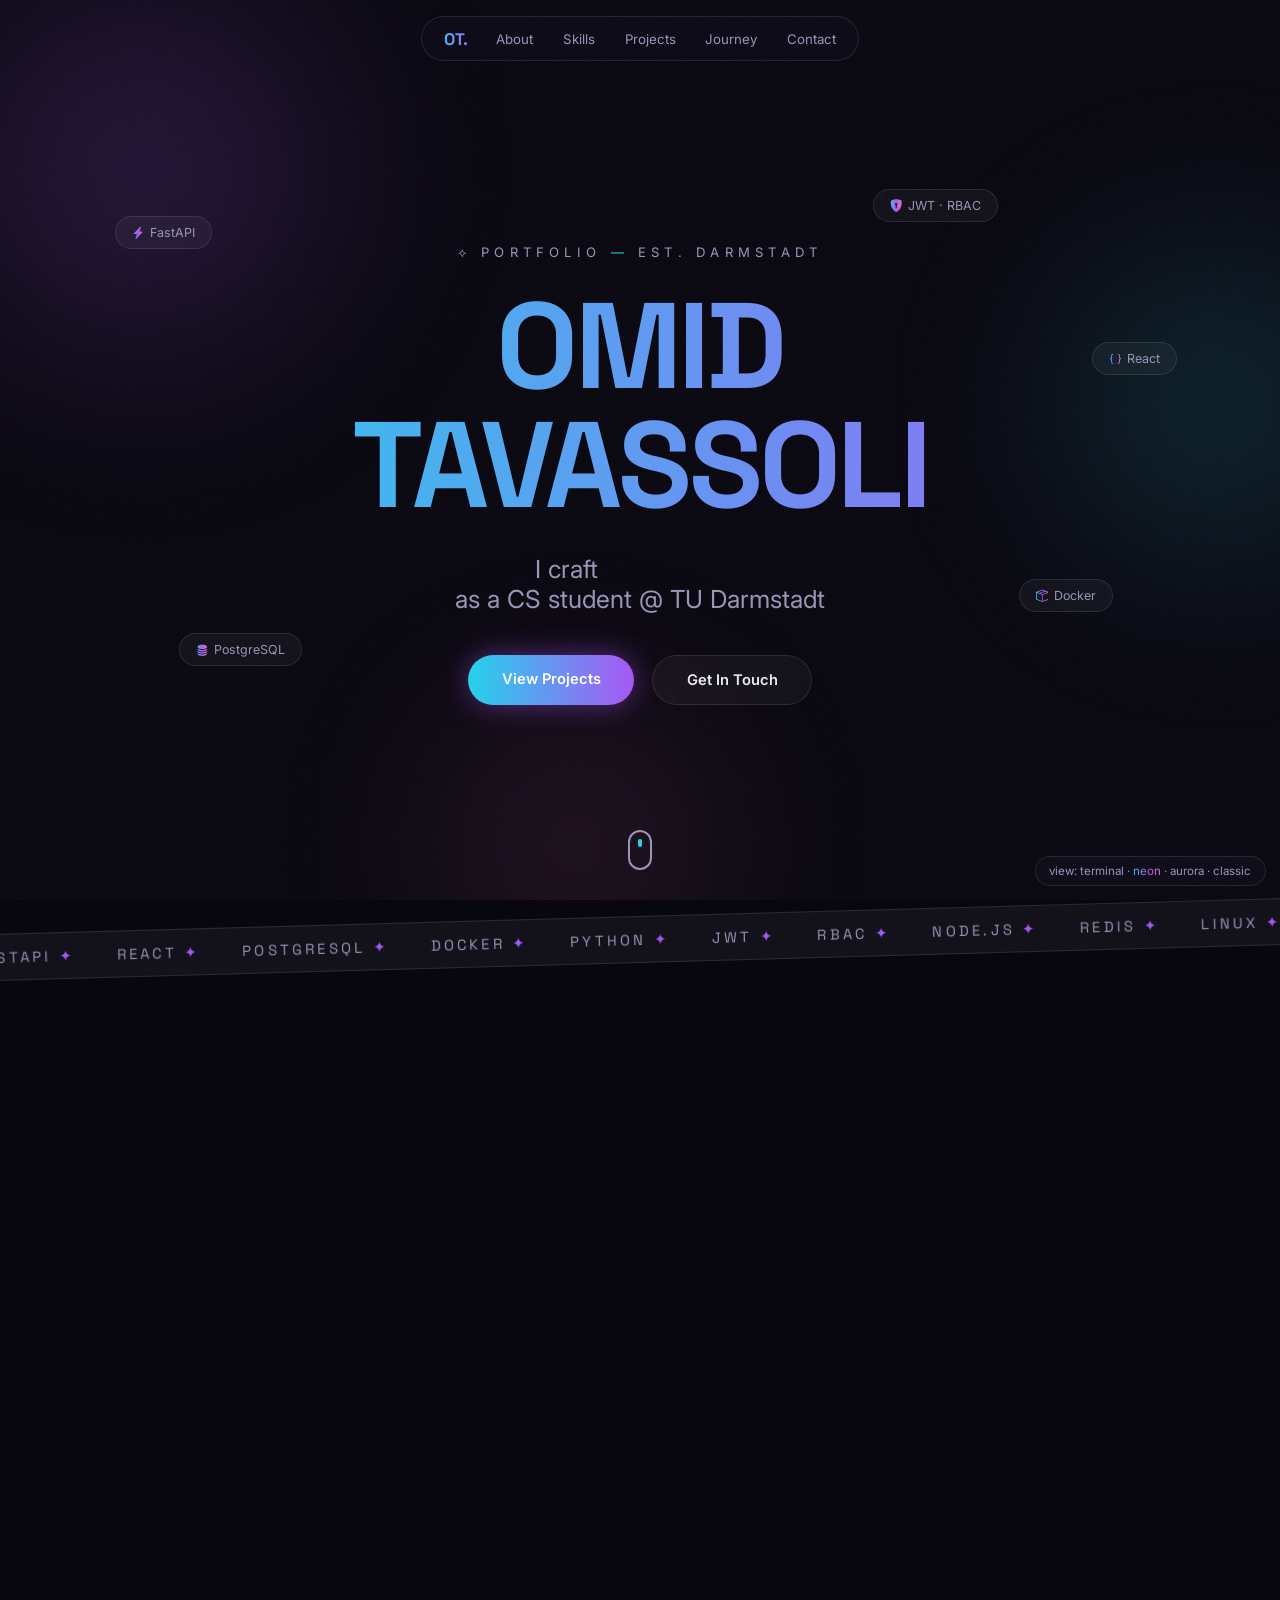
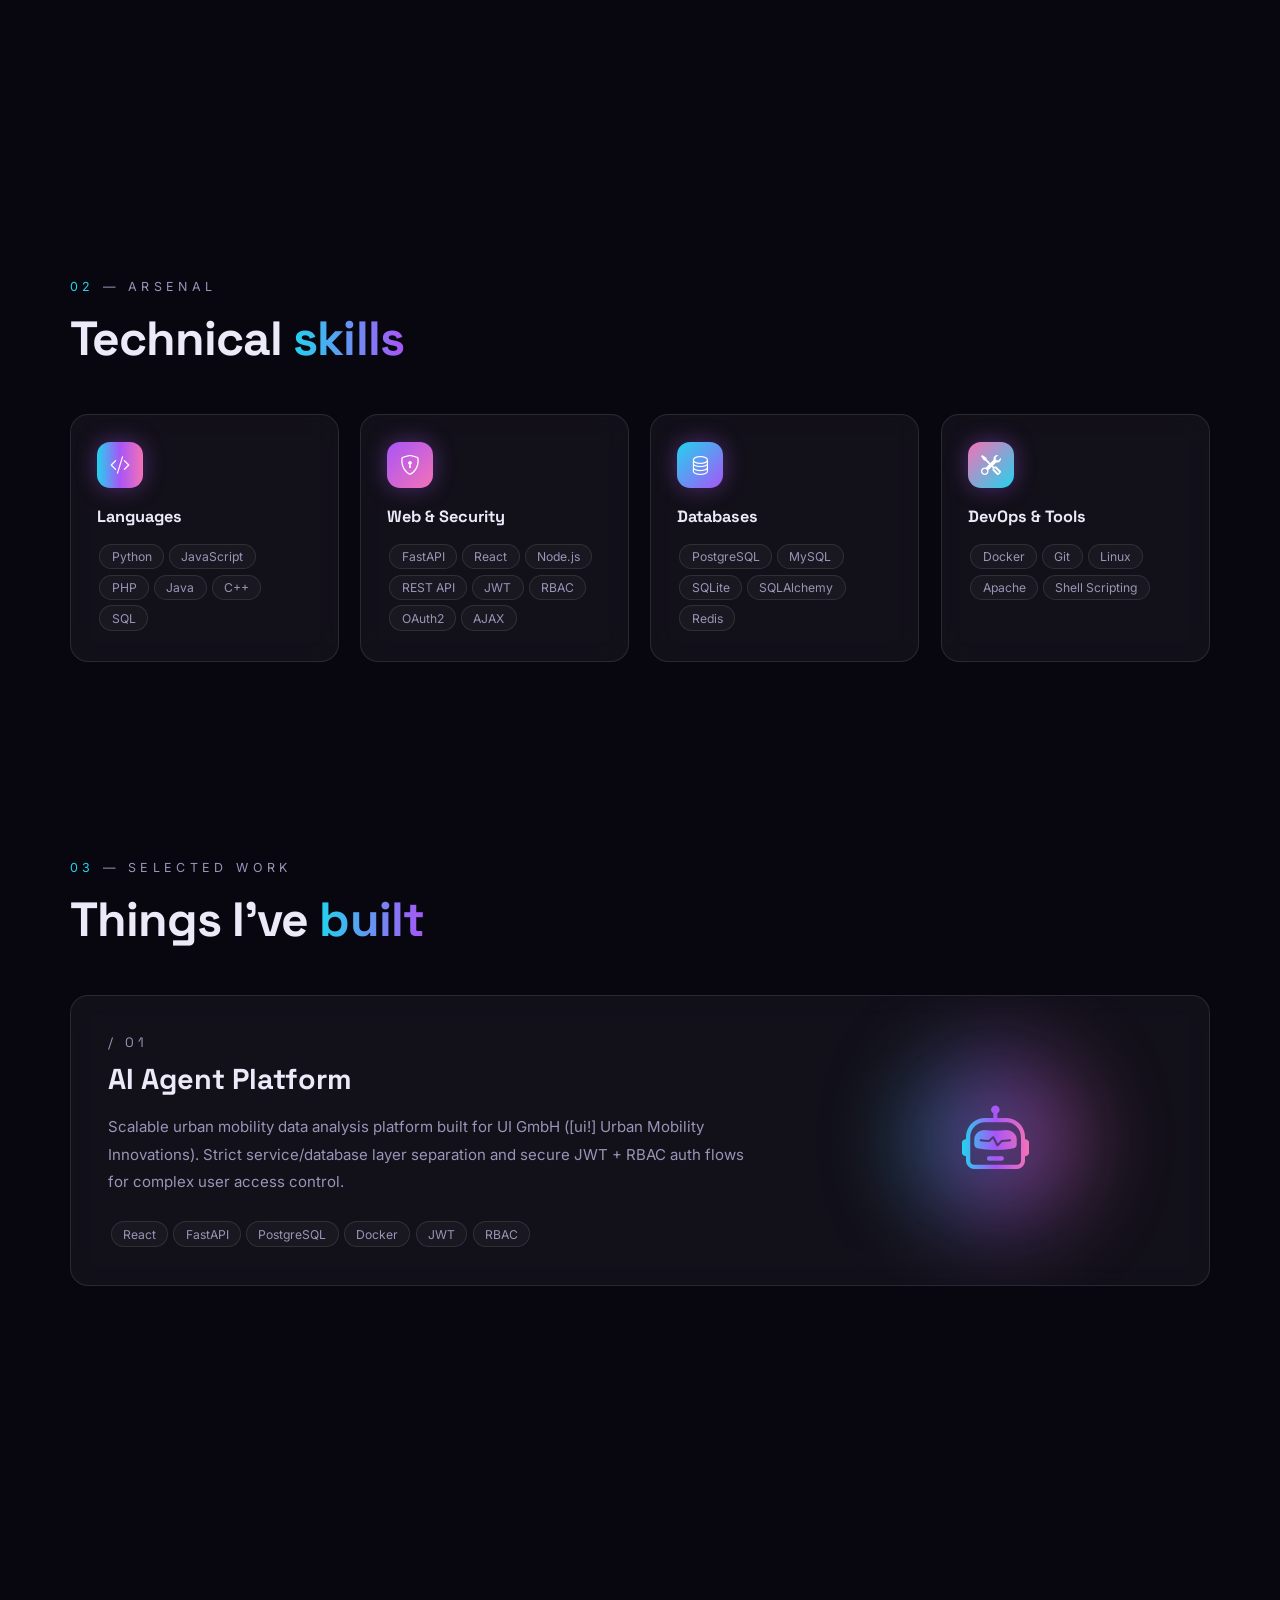
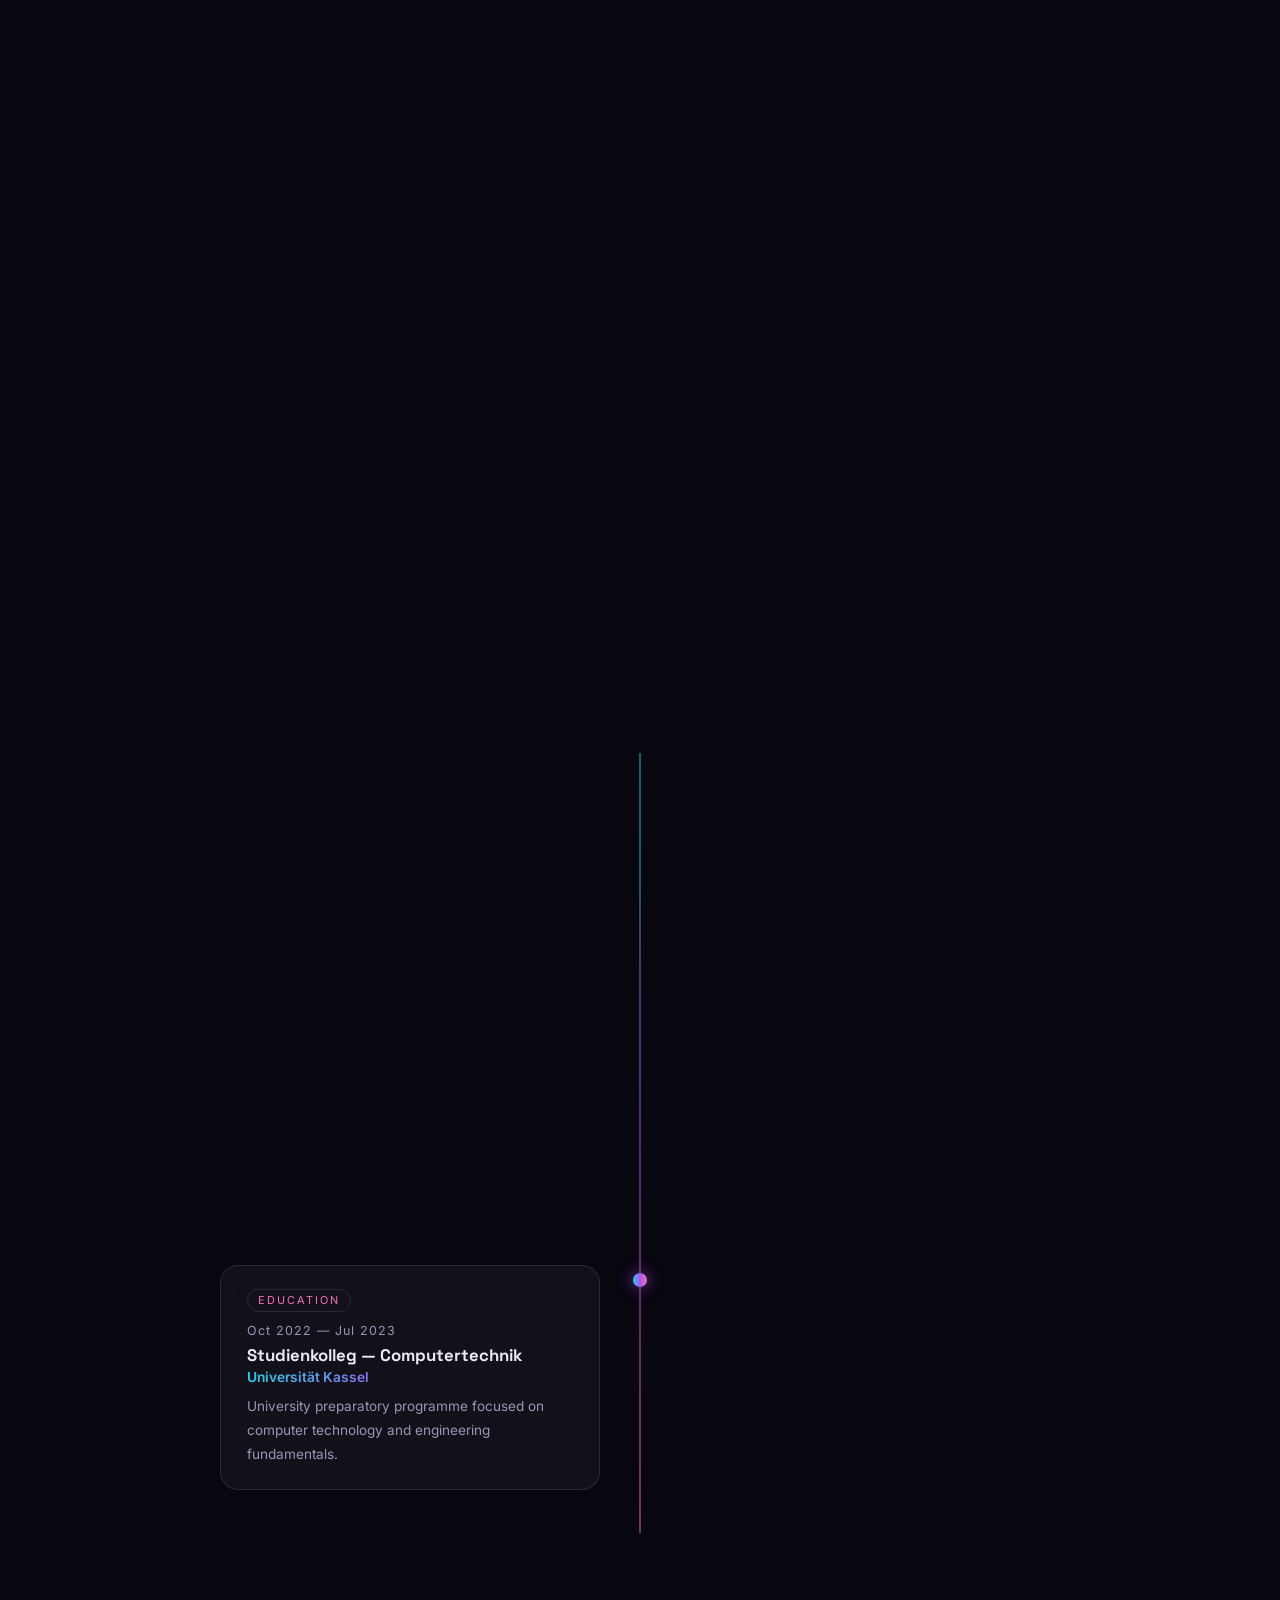
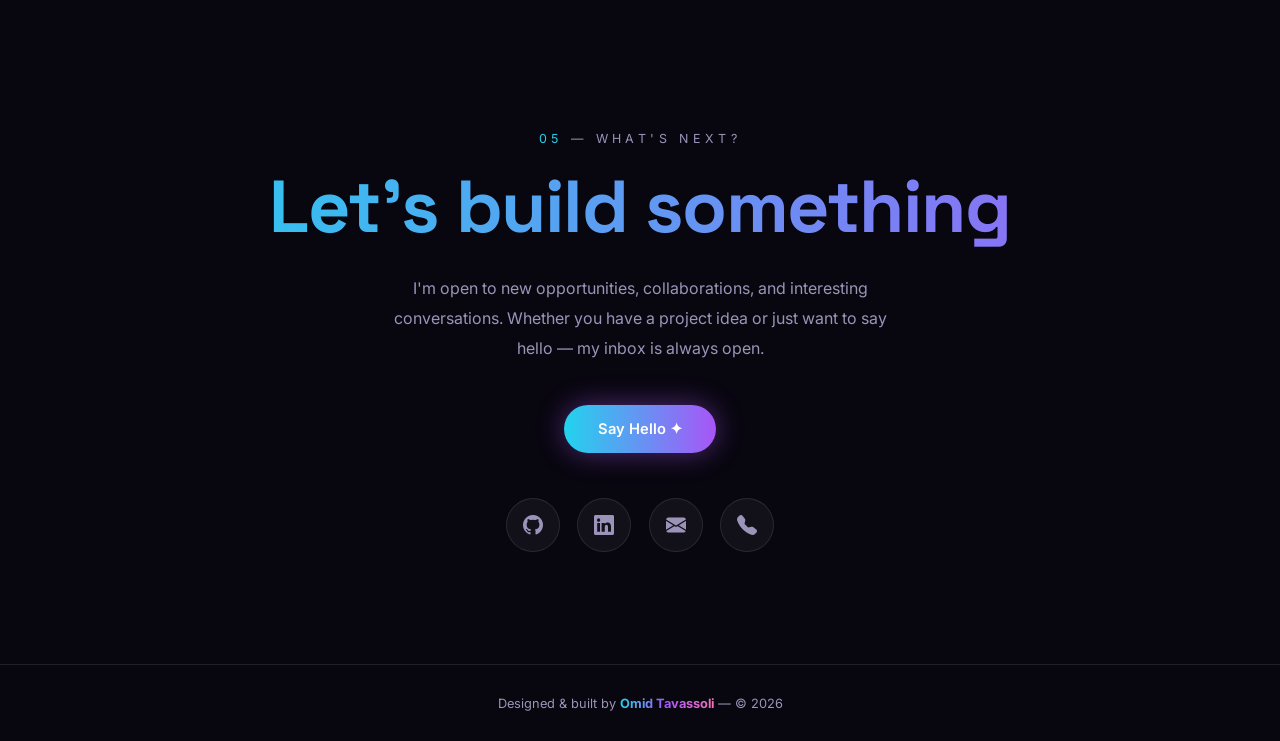
<file: designs/neon-cyberpunk.html>
<!DOCTYPE html>
<html lang="en">
<head>
<meta charset="UTF-8">
<meta name="viewport" content="width=device-width, initial-scale=1.0">
<title>Omid Tavassoli — Software Developer · Neon</title>
<meta name="description" content="Omid Tavassoli — Computer Science student at TU Darmstadt building secure backend systems, AI integrations, and full-stack web apps.">
<meta name="author" content="Omid Tavassoli">
<meta name="theme-color" content="#08060f">
<meta property="og:type" content="website">
<meta property="og:title" content="Omid Tavassoli — Software Developer">
<meta property="og:description" content="Backend systems, AI integration, and IT security — portfolio of a CS student at TU Darmstadt.">
<link rel="icon" type="image/svg+xml" href="data:image/svg+xml,%3Csvg xmlns='http://www.w3.org/2000/svg' viewBox='0 0 64 64'%3E%3Cdefs%3E%3ClinearGradient id='g' x1='0' y1='0' x2='1' y2='1'%3E%3Cstop offset='0' stop-color='%2322d3ee'/%3E%3Cstop offset='1' stop-color='%23a855f7'/%3E%3C/linearGradient%3E%3C/defs%3E%3Crect width='64' height='64' rx='14' fill='%2308060f'/%3E%3Ctext x='32' y='43' font-family='sans-serif' font-size='26' font-weight='bold' text-anchor='middle' fill='url(%23g)'%3EOT%3C/text%3E%3C/svg%3E">
<link rel="preconnect" href="https://fonts.googleapis.com">
<link rel="preconnect" href="https://fonts.gstatic.com" crossorigin>
<link href="https://fonts.googleapis.com/css2?family=Space+Grotesk:wght@500;700&family=Inter:wght@400;500;600&display=swap" rel="stylesheet">
<link href="https://cdn.jsdelivr.net/npm/bootstrap-icons@1.11.3/font/bootstrap-icons.css" rel="stylesheet">
<style>
:root{
    --bg:#08060f; --bg2:#0c0917;
    --text:#ece9f8; --muted:#9b94b8;
    --cyan:#22d3ee; --violet:#a855f7; --pink:#f472b6;
    --glass:rgba(255,255,255,.045); --gborder:rgba(255,255,255,.1);
    --grad:linear-gradient(90deg,var(--cyan),var(--violet),var(--pink));
}
@property --ang{syntax:'<angle>';initial-value:0deg;inherits:false}
*{margin:0;padding:0;box-sizing:border-box}
html{scroll-behavior:smooth}
@media (hover:hover) and (pointer:fine){
    html:not(.rm), html:not(.rm) a, html:not(.rm) button, html:not(.rm) input{cursor:none}
}
body{
    background:var(--bg);color:var(--text);
    font-family:'Inter',sans-serif;overflow-x:hidden;
}
::selection{background:var(--violet);color:#fff}
::-webkit-scrollbar{width:8px}
::-webkit-scrollbar-track{background:var(--bg)}
::-webkit-scrollbar-thumb{background:#241b3e;border-radius:4px}
::-webkit-scrollbar-thumb:hover{background:var(--violet)}
.wrap{width:min(1140px,92%);margin:0 auto}
.disp{font-family:'Space Grotesk',sans-serif}
.grad-text{background:var(--grad);background-size:200% 100%;-webkit-background-clip:text;background-clip:text;color:transparent}

/* ── preloader ── */
#pre{position:fixed;inset:0;z-index:9999;background:var(--bg);display:flex;align-items:center;justify-content:center;transition:opacity .5s,visibility .5s}
#pre.off{opacity:0;visibility:hidden}
.pre-ring{position:relative;width:84px;height:84px;border-radius:50%;display:flex;align-items:center;justify-content:center}
.pre-ring::before{content:'';position:absolute;inset:0;border-radius:50%;padding:2px;background:conic-gradient(from 0deg,transparent 10%,var(--cyan),var(--violet),var(--pink),transparent 90%);-webkit-mask:linear-gradient(#000 0 0) content-box,linear-gradient(#000 0 0);-webkit-mask-composite:xor;mask-composite:exclude;animation:spin 1.1s linear infinite}
.pre-ring b{font-family:'Space Grotesk';font-size:1.5rem;background:var(--grad);-webkit-background-clip:text;background-clip:text;color:transparent}
@keyframes spin{to{transform:rotate(360deg)}}

/* ── scroll progress ── */
#prog{position:fixed;top:0;left:0;right:0;height:3px;z-index:500;background:var(--grad);transform:scaleX(0);transform-origin:left}

/* ── noise + orbs ── */
#noise{position:fixed;inset:0;z-index:9000;pointer-events:none;opacity:.05;
    background:url("data:image/svg+xml,%3Csvg xmlns='http://www.w3.org/2000/svg' width='180' height='180'%3E%3Cfilter id='n'%3E%3CfeTurbulence type='fractalNoise' baseFrequency='0.85' numOctaves='2'/%3E%3C/filter%3E%3Crect width='180' height='180' filter='url(%23n)'/%3E%3C/svg%3E")}
#bgfx{position:fixed;inset:0;z-index:0;overflow:hidden;pointer-events:none}
.orb{position:absolute;border-radius:50%;filter:blur(90px);opacity:.5;will-change:transform}
.orb.o1{width:46vw;height:46vw;top:-14%;left:-12%;background:radial-gradient(circle,rgba(168,85,247,.5),transparent 65%);animation:drift1 26s ease-in-out infinite alternate}
.orb.o2{width:38vw;height:38vw;top:18%;right:-14%;background:radial-gradient(circle,rgba(34,211,238,.42),transparent 65%);animation:drift2 31s ease-in-out infinite alternate}
.orb.o3{width:34vw;height:34vw;bottom:-18%;left:28%;background:radial-gradient(circle,rgba(244,114,182,.34),transparent 65%);animation:drift3 24s ease-in-out infinite alternate}
@keyframes drift1{to{transform:translate3d(9vw,7vh,0) scale(1.15)}}
@keyframes drift2{to{transform:translate3d(-7vw,9vh,0) scale(.9)}}
@keyframes drift3{to{transform:translate3d(6vw,-8vh,0) scale(1.1)}}
#page{position:relative;z-index:1}

/* ── custom cursor ── */
#cdot{position:fixed;top:0;left:0;width:8px;height:8px;margin:-4px 0 0 -4px;border-radius:50%;background:#fff;z-index:10000;pointer-events:none;opacity:0}
#cring{position:fixed;top:0;left:0;width:38px;height:38px;margin:-19px 0 0 -19px;border-radius:50%;border:1.5px solid rgba(34,211,238,.65);z-index:9999;pointer-events:none;opacity:0;
    transition:width .25s,height .25s,margin .25s,background .25s,border-color .25s}
#cring.hov{width:58px;height:58px;margin:-29px 0 0 -29px;background:rgba(34,211,238,.09);border-color:rgba(168,85,247,.8)}
@media (hover:none),(pointer:coarse){#cdot,#cring{display:none}}
html.rm #cdot,html.rm #cring{display:none}

/* ── nav pill ── */
#pnav{position:fixed;top:16px;left:50%;transform:translateX(-50%);z-index:300;
    display:flex;align-items:center;gap:.15rem;
    background:rgba(16,12,28,.55);border:1px solid var(--gborder);
    backdrop-filter:blur(18px);-webkit-backdrop-filter:blur(18px);
    border-radius:999px;padding:.4rem .55rem;white-space:nowrap}
.plogo{font-family:'Space Grotesk';font-weight:700;font-size:1.05rem;padding:0 .8rem;text-decoration:none}
.plink{color:var(--muted);text-decoration:none;font-size:.83rem;padding:.45rem .85rem;border-radius:999px;transition:color .25s,background .25s}
.plink:hover{color:#fff;background:rgba(255,255,255,.06)}
.plink.active{color:#fff;background:linear-gradient(90deg,rgba(34,211,238,.16),rgba(168,85,247,.16))}
#burger{display:none;background:none;border:none;padding:.45rem .7rem}
#burger span{display:block;width:22px;height:2px;background:#fff;margin:5px 0;border-radius:2px;transition:transform .3s,opacity .3s}
#burger.open span:nth-child(1){transform:translateY(7px) rotate(45deg)}
#burger.open span:nth-child(2){opacity:0}
#burger.open span:nth-child(3){transform:translateY(-7px) rotate(-45deg)}
#mnav{position:fixed;inset:0;z-index:250;background:rgba(8,6,15,.96);backdrop-filter:blur(22px);
    display:flex;flex-direction:column;justify-content:center;align-items:center;gap:1.5rem;
    opacity:0;pointer-events:none;transition:opacity .35s}
#mnav.open{opacity:1;pointer-events:auto}
#mnav a{font-family:'Space Grotesk';font-size:2rem;color:var(--text);text-decoration:none;opacity:0;transform:translateY(20px);transition:opacity .4s,transform .4s}
#mnav.open a{opacity:1;transform:none}
#mnav a:nth-child(1){transition-delay:.05s}#mnav a:nth-child(2){transition-delay:.1s}
#mnav a:nth-child(3){transition-delay:.15s}#mnav a:nth-child(4){transition-delay:.2s}
#mnav a:nth-child(5){transition-delay:.25s}
#mnav a:hover{background:var(--grad);-webkit-background-clip:text;background-clip:text;color:transparent}
@media (max-width:780px){.plink{display:none}#burger{display:block}}

/* ── reveal system ── */
.rv{opacity:0;transform:translateY(30px);filter:blur(7px);transition:opacity .8s cubic-bezier(.22,1,.36,1),transform .8s cubic-bezier(.22,1,.36,1),filter .8s;transition-delay:var(--d,0s)}
.rv.rv-l{transform:translateX(-44px)}
.rv.rv-r{transform:translateX(44px)}
.rv.on{opacity:1;transform:none;filter:none}

/* ── hero ── */
#hero{min-height:100vh;display:flex;flex-direction:column;align-items:center;justify-content:center;text-align:center;position:relative;padding:120px 0 70px}
.eyebrow{font-size:.82rem;letter-spacing:.4em;text-transform:uppercase;color:var(--muted);margin-bottom:1.6rem}
.eyebrow b{color:var(--cyan);font-weight:400}
.hero-name{font-size:clamp(3.1rem,11vw,7.6rem);font-weight:700;line-height:.98;letter-spacing:-.03em;
    background:var(--grad);background-size:220% 100%;-webkit-background-clip:text;background-clip:text;color:transparent;
    animation:pan 7s ease-in-out infinite alternate}
@keyframes pan{to{background-position:100% 0}}
.hero-sub{font-size:clamp(1.1rem,2.6vw,1.55rem);color:var(--muted);margin:1.8rem 0 2.6rem}
.rotor{display:inline-block;overflow:hidden;vertical-align:bottom}
.rotor span{display:inline-block;color:#fff;font-weight:600;transition:transform .45s cubic-bezier(.22,1,.36,1),opacity .45s}
.rotor span.down{transform:translateY(110%);opacity:0}
.hero-cta{display:flex;gap:1.1rem;justify-content:center;flex-wrap:wrap}
.btn{display:inline-block;font-size:.92rem;font-weight:600;text-decoration:none;border-radius:999px;padding:.95rem 2.1rem;transition:transform .25s,box-shadow .25s,background .25s;will-change:transform}
.btn-glow{background:var(--grad);background-size:200% 100%;color:#fff;box-shadow:0 0 28px rgba(168,85,247,.45);animation:pan 5s linear infinite alternate}
.btn-glow:hover{box-shadow:0 0 46px rgba(34,211,238,.55)}
.btn-ghost{background:var(--glass);border:1px solid var(--gborder);color:var(--text);backdrop-filter:blur(8px)}
.btn-ghost:hover{background:rgba(255,255,255,.09)}
.chip{position:absolute;background:var(--glass);border:1px solid var(--gborder);backdrop-filter:blur(10px);
    border-radius:999px;padding:.5rem 1rem;font-size:.78rem;color:var(--muted);
    animation:bob 6s ease-in-out infinite alternate;will-change:transform}
.chip i{margin-right:.4rem;background:var(--grad);-webkit-background-clip:text;background-clip:text;color:transparent}
.c1{top:24%;left:9%;animation-delay:0s}
.c2{top:38%;right:8%;animation-delay:1.2s}
.c3{bottom:26%;left:14%;animation-delay:2.1s}
.c4{bottom:32%;right:13%;animation-delay:.6s}
.c5{top:21%;right:22%;animation-delay:1.7s}
@keyframes bob{to{transform:translateY(-16px)}}
@media (max-width:900px){.chip{display:none}}
.scrolldn{position:absolute;bottom:30px;left:50%;transform:translateX(-50%);width:24px;height:40px;border:2px solid var(--muted);border-radius:14px}
.scrolldn::before{content:'';position:absolute;left:50%;top:7px;width:4px;height:8px;margin-left:-2px;border-radius:2px;background:var(--cyan);animation:wheel 1.8s ease-in-out infinite}
@keyframes wheel{0%{transform:translateY(0);opacity:1}70%{transform:translateY(14px);opacity:0}100%{opacity:0}}

/* ── marquee ── */
.mq{overflow:hidden;transform:rotate(-1.6deg);margin:1rem -2% 0;width:104%;
    background:var(--glass);border-top:1px solid var(--gborder);border-bottom:1px solid var(--gborder);backdrop-filter:blur(6px)}
.mq-track{display:flex;gap:2.6rem;width:max-content;padding:.85rem 0;animation:mq 30s linear infinite}
.mq:hover .mq-track{animation-play-state:paused}
.mq-track span{font-family:'Space Grotesk';font-size:.92rem;letter-spacing:.22em;color:var(--muted);white-space:nowrap}
.mq-track span i{color:var(--violet);font-style:normal}
@keyframes mq{to{transform:translateX(-50%)}}

/* ── sections ── */
section{padding:6.2rem 0;position:relative}
.sec-eyebrow{font-size:.78rem;letter-spacing:.35em;text-transform:uppercase;color:var(--muted);margin-bottom:.9rem}
.sec-eyebrow b{color:var(--cyan);font-weight:400}
.sec-h{font-family:'Space Grotesk';font-size:clamp(1.9rem,4.6vw,3rem);font-weight:700;margin-bottom:2.8rem;letter-spacing:-.02em}

/* ── glass card + animated gradient border ── */
.glass{position:relative;background:var(--glass);border:1px solid var(--gborder);border-radius:18px;
    backdrop-filter:blur(14px);-webkit-backdrop-filter:blur(14px);
    transition:transform .35s,box-shadow .35s;will-change:transform}
.glass::before{content:'';position:absolute;inset:-1px;border-radius:18px;padding:1px;opacity:0;transition:opacity .4s;
    background:conic-gradient(from var(--ang),transparent 0 18%,var(--cyan),var(--violet),var(--pink),transparent 82% 100%);
    -webkit-mask:linear-gradient(#000 0 0) content-box,linear-gradient(#000 0 0);-webkit-mask-composite:xor;mask-composite:exclude;
    pointer-events:none}
.glass:hover::before{opacity:1;animation:rot 3.2s linear infinite}
@keyframes rot{to{--ang:360deg}}
.glass::after{content:'';position:absolute;inset:0;border-radius:18px;pointer-events:none;opacity:0;transition:opacity .35s;
    background:radial-gradient(520px circle at var(--mx,50%) var(--my,50%),rgba(255,255,255,.09),transparent 42%)}
.glass:hover::after{opacity:1}
.glass:hover{box-shadow:0 26px 60px rgba(0,0,0,.5)}

/* ── about ── */
.about-grid{display:grid;grid-template-columns:1.35fr 1fr;gap:2.2rem;align-items:start}
.about-text p{color:var(--muted);line-height:1.95;margin-bottom:1.2rem;font-size:1.02rem}
.about-text em{font-style:normal;font-weight:600;background:var(--grad);-webkit-background-clip:text;background-clip:text;color:transparent}
.now-card{padding:1.7rem 1.8rem}
.now-card h6{font-family:'Space Grotesk';font-size:.85rem;letter-spacing:.25em;text-transform:uppercase;color:var(--muted);margin-bottom:1.2rem}
.now-row{display:flex;align-items:center;gap:.75rem;padding:.45rem 0;color:var(--muted);font-size:.9rem}
.now-row i{background:var(--grad);-webkit-background-clip:text;background-clip:text;color:transparent;width:18px;flex-shrink:0}
.now-row a{color:var(--text);text-decoration:none}
.now-row a:hover{color:var(--cyan)}
.pulse{width:9px;height:9px;border-radius:50%;background:#34d399;box-shadow:0 0 0 0 rgba(52,211,153,.7);animation:pulse 2s infinite;flex-shrink:0}
@keyframes pulse{70%{box-shadow:0 0 0 11px rgba(52,211,153,0)}100%{box-shadow:0 0 0 0 rgba(52,211,153,0)}}
.stats{display:grid;grid-template-columns:repeat(3,1fr);gap:1.2rem;margin-top:2.6rem}
.stat{padding:1.6rem 1rem;text-align:center}
.stat b{display:block;font-family:'Space Grotesk';font-size:clamp(1.9rem,4vw,2.7rem);font-weight:700;
    background:var(--grad);-webkit-background-clip:text;background-clip:text;color:transparent}
.stat span{color:var(--muted);font-size:.82rem;letter-spacing:.06em}

/* ── skills ── */
.skill-grid{display:grid;grid-template-columns:repeat(auto-fit,minmax(245px,1fr));gap:1.3rem}
.skill-card{padding:1.7rem 1.6rem}
.skill-ic{width:46px;height:46px;border-radius:13px;background:var(--grad);display:flex;align-items:center;justify-content:center;font-size:1.25rem;color:#fff;margin-bottom:1.1rem;box-shadow:0 0 22px rgba(168,85,247,.4)}
.skill-card h5{font-family:'Space Grotesk';font-size:1.02rem;margin-bottom:.9rem}
.npill{display:inline-block;font-size:.76rem;color:var(--muted);border:1px solid var(--gborder);background:rgba(255,255,255,.03);
    border-radius:999px;padding:.26rem .7rem;margin:.17rem;transition:color .25s,border-color .25s,box-shadow .25s,transform .25s}
.npill:hover{color:#fff;border-color:var(--cyan);box-shadow:0 0 14px rgba(34,211,238,.35);transform:translateY(-2px)}

/* ── projects ── */
.proj{display:grid;grid-template-columns:1.25fr .75fr;gap:0;margin-bottom:1.6rem;overflow:hidden}
.proj-info{padding:2.2rem 2.3rem}
.proj-num{font-family:'Space Grotesk';font-size:.85rem;color:var(--muted);letter-spacing:.3em}
.proj h4{font-family:'Space Grotesk';font-size:clamp(1.3rem,2.6vw,1.8rem);margin:.6rem 0 1rem}
.proj p{color:var(--muted);line-height:1.85;font-size:.94rem;margin-bottom:1.4rem}
.proj-vis{display:flex;align-items:center;justify-content:center;position:relative;min-height:220px}
.proj-vis::before{content:'';position:absolute;width:170px;height:170px;border-radius:50%;
    background:var(--grad);filter:blur(46px);opacity:.5}
.proj-vis i{position:relative;font-size:4.2rem;background:var(--grad);-webkit-background-clip:text;background-clip:text;color:transparent}
.proj-link{display:inline-flex;align-items:center;gap:.45rem;color:#fff;font-size:.88rem;font-weight:600;text-decoration:none}
.proj-link i{transition:transform .3s;background:var(--grad);-webkit-background-clip:text;background-clip:text;color:transparent}
.proj-link:hover i{transform:translate(4px,-4px)}
@media (max-width:820px){.proj{grid-template-columns:1fr}.proj-vis{min-height:170px;order:-1}}

/* ── journey timeline ── */
.tline{position:relative;max-width:920px;margin:0 auto}
.tline::before{content:'';position:absolute;left:50%;top:0;bottom:0;width:2px;transform:translateX(-50%);
    background:linear-gradient(180deg,var(--cyan),var(--violet),var(--pink));opacity:.45}
.titem{position:relative;width:50%;padding:0 2.5rem 2.7rem}
.titem:nth-child(odd){left:0;text-align:right}
.titem:nth-child(even){left:50%;text-align:left}
.titem::after{content:'';position:absolute;top:8px;width:14px;height:14px;border-radius:50%;
    background:var(--grad);box-shadow:0 0 16px rgba(168,85,247,.8)}
.titem:nth-child(odd)::after{right:-7px}
.titem:nth-child(even)::after{left:-7px}
.tcard{display:inline-block;text-align:left;padding:1.4rem 1.6rem;max-width:100%}
.tbadge{display:inline-block;font-size:.68rem;letter-spacing:.18em;text-transform:uppercase;border-radius:999px;padding:.2rem .65rem;margin-bottom:.7rem;border:1px solid var(--gborder)}
.tbadge.work{color:var(--cyan)}
.tbadge.edu{color:var(--pink)}
.tdate{font-size:.78rem;color:var(--muted);letter-spacing:.08em}
.tcard h5{font-family:'Space Grotesk';font-size:1.05rem;margin:.4rem 0 .2rem}
.tcard .torg{font-size:.86rem;background:var(--grad);-webkit-background-clip:text;background-clip:text;color:transparent;font-weight:600}
.tcard p{color:var(--muted);font-size:.85rem;line-height:1.75;margin-top:.6rem}
@media (max-width:760px){
    .tline::before{left:10px}
    .titem{width:100%;left:0!important;text-align:left!important;padding:0 0 2.2rem 2.5rem}
    .titem::after{left:3px!important;right:auto!important}
}

/* ── contact ── */
#contact{text-align:center;padding-bottom:7rem}
.contact-h{font-family:'Space Grotesk';font-size:clamp(2.3rem,7vw,4.6rem);font-weight:700;letter-spacing:-.02em;
    background:var(--grad);background-size:220% 100%;-webkit-background-clip:text;background-clip:text;color:transparent;
    animation:pan 7s ease-in-out infinite alternate;margin-bottom:1.2rem}
.contact-sub{color:var(--muted);max-width:520px;margin:0 auto 2.6rem;line-height:1.9}
.socials{display:flex;justify-content:center;gap:1.1rem;margin-top:2.8rem}
.scircle{width:54px;height:54px;border-radius:50%;display:flex;align-items:center;justify-content:center;
    background:var(--glass);border:1px solid var(--gborder);color:var(--muted);font-size:1.25rem;text-decoration:none;
    transition:transform .25s,color .25s,border-color .25s,box-shadow .25s}
.scircle:hover{transform:translateY(-5px);color:#fff;border-color:var(--violet);box-shadow:0 0 24px rgba(168,85,247,.45)}

footer{border-top:1px solid var(--gborder);padding:1.9rem 0;text-align:center;color:var(--muted);font-size:.8rem}
footer b{background:var(--grad);-webkit-background-clip:text;background-clip:text;color:transparent}

/* ── switcher ── */
.switch{position:fixed;right:14px;bottom:14px;z-index:400;font-size:.72rem;color:var(--muted);
    background:rgba(16,12,28,.7);border:1px solid var(--gborder);border-radius:999px;padding:.45rem .85rem;backdrop-filter:blur(10px)}
.switch a{color:var(--muted);text-decoration:none;transition:color .2s}
.switch a:hover{color:#fff}
.switch .cur-t{background:var(--grad);-webkit-background-clip:text;background-clip:text;color:transparent}

@media (max-width:820px){.about-grid{grid-template-columns:1fr}.stats{grid-template-columns:repeat(3,1fr)}}
@media (max-width:560px){section{padding:4.4rem 0}.stats{gap:.7rem}}
@media (prefers-reduced-motion:reduce){
    *,*::before,*::after{animation:none!important;transition:none!important}
    html{scroll-behavior:auto}
    .rv{opacity:1;transform:none;filter:none}
}
</style>
</head>
<body>
<div id="pre"><div class="pre-ring"><b>OT</b></div></div>
<div id="prog"></div>
<div id="noise"></div>
<div id="bgfx"><div class="orb o1"></div><div class="orb o2"></div><div class="orb o3"></div></div>
<div id="cdot"></div><div id="cring"></div>

<nav id="pnav">
    <a class="plogo grad-text" href="#hero">OT.</a>
    <a class="plink" href="#about">About</a>
    <a class="plink" href="#skills">Skills</a>
    <a class="plink" href="#projects">Projects</a>
    <a class="plink" href="#journey">Journey</a>
    <a class="plink" href="#contact">Contact</a>
    <button id="burger" aria-label="menu"><span></span><span></span><span></span></button>
</nav>
<div id="mnav">
    <a href="#about">About</a>
    <a href="#skills">Skills</a>
    <a href="#projects">Projects</a>
    <a href="#journey">Journey</a>
    <a href="#contact">Contact</a>
</div>

<div id="page">

<!-- ══ hero ══ -->
<header id="hero">
    <div class="chip c1"><i class="bi bi-lightning-charge-fill"></i>FastAPI</div>
    <div class="chip c2"><i class="bi bi-braces"></i>React</div>
    <div class="chip c3"><i class="bi bi-database-fill"></i>PostgreSQL</div>
    <div class="chip c4"><i class="bi bi-box-seam"></i>Docker</div>
    <div class="chip c5"><i class="bi bi-shield-lock-fill"></i>JWT · RBAC</div>

    <div class="wrap">
        <p class="eyebrow rv">⟡ portfolio <b>—</b> est. darmstadt</p>
        <h1 class="hero-name disp rv" style="--d:.1s">OMID<br>TAVASSOLI</h1>
        <p class="hero-sub rv" style="--d:.25s">I craft <span class="rotor"><span id="rotorWord">secure backends</span></span><br>as a CS student @ TU Darmstadt</p>
        <div class="hero-cta rv" style="--d:.4s">
            <a class="btn btn-glow mag" href="#projects">View Projects</a>
            <a class="btn btn-ghost mag" href="#contact">Get In Touch</a>
        </div>
    </div>
    <div class="scrolldn"></div>
</header>

<!-- ══ marquee ══ -->
<div class="mq"><div class="mq-track" id="mqt">
    <span>FASTAPI <i>✦</i></span><span>REACT <i>✦</i></span><span>POSTGRESQL <i>✦</i></span><span>DOCKER <i>✦</i></span><span>PYTHON <i>✦</i></span><span>JWT <i>✦</i></span><span>RBAC <i>✦</i></span><span>NODE.JS <i>✦</i></span><span>REDIS <i>✦</i></span><span>LINUX <i>✦</i></span><span>OAUTH2 <i>✦</i></span><span>MYSQL <i>✦</i></span>
</div></div>

<main>

<!-- ══ about ══ -->
<section id="about">
    <div class="wrap">
        <p class="sec-eyebrow rv"><b>01</b> — about</p>
        <h2 class="sec-h disp rv">Behind the <span class="grad-text">code</span></h2>
        <div class="about-grid">
            <div class="about-text rv rv-l">
                <p>I'm a <em>Computer Science student at TU Darmstadt</em> with a passion for crafting efficient,
                secure, and scalable software. My work sits at the intersection of <em>backend engineering</em>,
                <em>AI implementation</em>, and <em>IT security</em>.</p>
                <p>I've shipped real-world software including a scalable <em>AI agent platform</em> for urban
                mobility data analysis, modern <em>full-stack SPAs</em> with real-time data feeds, and a custom
                <em>modular CMS</em> with a responsive admin interface.</p>
                <p>Outside of engineering, I lead a service team at a restaurant — sharpening
                <em>coordination under pressure</em> and <em>team responsibility</em>.</p>
            </div>
            <div class="glass now-card tilt rv rv-r" style="--d:.15s">
                <h6>// currently</h6>
                <div class="now-row"><span class="pulse"></span> open to opportunities</div>
                <div class="now-row"><i class="bi bi-geo-alt-fill"></i> Darmstadt, Germany</div>
                <div class="now-row"><i class="bi bi-mortarboard-fill"></i> B.Sc. CS @ TU Darmstadt</div>
                <div class="now-row"><i class="bi bi-cpu-fill"></i> backend · AI · security</div>
                <div class="now-row"><i class="bi bi-envelope-fill"></i> <a href="mailto:omidtavassoli99@gmail.com">omidtavassoli99@gmail.com</a></div>
                <div class="now-row"><i class="bi bi-telephone-fill"></i> <a href="tel:+491787565660">+49 178 7565660</a></div>
            </div>
        </div>
        <div class="stats">
            <div class="glass stat rv" style="--d:0s"><b><span class="cnt" data-count="3">0</span></b><span>projects shipped</span></div>
            <div class="glass stat rv" style="--d:.12s"><b><span class="cnt" data-count="15">0</span>+</b><span>technologies</span></div>
            <div class="glass stat rv" style="--d:.24s"><b><span class="cnt" data-count="3">0</span>+</b><span>years in CS</span></div>
        </div>
    </div>
</section>

<!-- ══ skills ══ -->
<section id="skills">
    <div class="wrap">
        <p class="sec-eyebrow rv"><b>02</b> — arsenal</p>
        <h2 class="sec-h disp rv">Technical <span class="grad-text">skills</span></h2>
        <div class="skill-grid">
            <div class="glass skill-card tilt rv" style="--d:0s">
                <div class="skill-ic"><i class="bi bi-code-slash"></i></div>
                <h5>Languages</h5>
                <span class="npill">Python</span><span class="npill">JavaScript</span><span class="npill">PHP</span><span class="npill">Java</span><span class="npill">C++</span><span class="npill">SQL</span>
            </div>
            <div class="glass skill-card tilt rv" style="--d:.1s">
                <div class="skill-ic" style="background:linear-gradient(135deg,var(--violet),var(--pink))"><i class="bi bi-shield-lock"></i></div>
                <h5>Web &amp; Security</h5>
                <span class="npill">FastAPI</span><span class="npill">React</span><span class="npill">Node.js</span><span class="npill">REST API</span><span class="npill">JWT</span><span class="npill">RBAC</span><span class="npill">OAuth2</span><span class="npill">AJAX</span>
            </div>
            <div class="glass skill-card tilt rv" style="--d:.2s">
                <div class="skill-ic" style="background:linear-gradient(135deg,var(--cyan),var(--violet))"><i class="bi bi-database"></i></div>
                <h5>Databases</h5>
                <span class="npill">PostgreSQL</span><span class="npill">MySQL</span><span class="npill">SQLite</span><span class="npill">SQLAlchemy</span><span class="npill">Redis</span>
            </div>
            <div class="glass skill-card tilt rv" style="--d:.3s">
                <div class="skill-ic" style="background:linear-gradient(135deg,var(--pink),var(--cyan))"><i class="bi bi-tools"></i></div>
                <h5>DevOps &amp; Tools</h5>
                <span class="npill">Docker</span><span class="npill">Git</span><span class="npill">Linux</span><span class="npill">Apache</span><span class="npill">Shell Scripting</span>
            </div>
        </div>
    </div>
</section>

<!-- ══ projects ══ -->
<section id="projects">
    <div class="wrap">
        <p class="sec-eyebrow rv"><b>03</b> — selected work</p>
        <h2 class="sec-h disp rv">Things I've <span class="grad-text">built</span></h2>

        <div class="glass proj tilt rv">
            <div class="proj-info">
                <span class="proj-num">/ 01</span>
                <h4 class="disp">AI Agent Platform</h4>
                <p>Scalable urban mobility data analysis platform built for UI GmbH ([ui!] Urban Mobility
                Innovations). Strict service/database layer separation and secure JWT + RBAC auth flows
                for complex user access control.</p>
                <span class="npill">React</span><span class="npill">FastAPI</span><span class="npill">PostgreSQL</span><span class="npill">Docker</span><span class="npill">JWT</span><span class="npill">RBAC</span>
            </div>
            <div class="proj-vis"><i class="bi bi-robot"></i></div>
        </div>

        <div class="glass proj tilt rv">
            <div class="proj-vis"><i class="bi bi-layers-half"></i></div>
            <div class="proj-info">
                <span class="proj-num">/ 02</span>
                <h4 class="disp">Full-Stack Web Apps</h4>
                <p>Modern Single-Page Applications with component-based architecture and robust state
                management. Integrated backend services via REST interfaces for dynamic real-time
                data visualisation.</p>
                <span class="npill">React</span><span class="npill">JavaScript</span><span class="npill">Node.js</span><span class="npill">REST API</span>
            </div>
        </div>

        <div class="glass proj tilt rv">
            <div class="proj-info">
                <span class="proj-num">/ 03</span>
                <h4 class="disp">Custom CMS</h4>
                <p>Modular Content Management System with secure user management and efficient relational
                database design. Responsive admin interface with asynchronous AJAX data manipulation.</p>
                <span class="npill">PHP</span><span class="npill">JavaScript</span><span class="npill">MySQL</span><span class="npill">Apache</span><span class="npill">AJAX</span>
            </div>
            <div class="proj-vis"><i class="bi bi-grid-3x3-gap-fill"></i></div>
        </div>

        <p class="rv" style="margin-top:1.4rem"><a class="proj-link" href="https://github.com/omid-tavassoli" target="_blank" rel="noopener">more on github <i class="bi bi-arrow-up-right"></i></a></p>
    </div>
</section>

<!-- ══ journey ══ -->
<section id="journey">
    <div class="wrap">
        <p class="sec-eyebrow rv"><b>04</b> — the path</p>
        <h2 class="sec-h disp rv">My <span class="grad-text">journey</span></h2>
        <div class="tline">
            <div class="titem rv rv-l">
                <div class="glass tcard">
                    <span class="tbadge work">work</span>
                    <div class="tdate">2024 — present</div>
                    <h5>Service Lead &amp; Staff</h5>
                    <div class="torg">Biergarten Darmstadt</div>
                    <p>Coordinating team workflows under time pressure, structured task delegation,
                    and leadership responsibility in a fast-paced environment.</p>
                </div>
            </div>
            <div class="titem rv rv-r">
                <div class="glass tcard">
                    <span class="tbadge edu">education</span>
                    <div class="tdate">Oct 2023 — present</div>
                    <h5>B.Sc. Computer Science</h5>
                    <div class="torg">Technische Universität Darmstadt</div>
                    <p>Software engineering, system architecture, AI integration, parallel
                    programming, and IT security.</p>
                </div>
            </div>
            <div class="titem rv rv-l">
                <div class="glass tcard">
                    <span class="tbadge edu">education</span>
                    <div class="tdate">Oct 2022 — Jul 2023</div>
                    <h5>Studienkolleg — Computertechnik</h5>
                    <div class="torg">Universität Kassel</div>
                    <p>University preparatory programme focused on computer technology and
                    engineering fundamentals.</p>
                </div>
            </div>
        </div>
    </div>
</section>

<!-- ══ contact ══ -->
<section id="contact">
    <div class="wrap">
        <p class="sec-eyebrow rv"><b>05</b> — what's next?</p>
        <h2 class="contact-h disp rv">Let's build something</h2>
        <p class="contact-sub rv" style="--d:.1s">I'm open to new opportunities, collaborations, and interesting
        conversations. Whether you have a project idea or just want to say hello — my inbox is always open.</p>
        <a class="btn btn-glow mag rv" style="--d:.2s" href="mailto:omidtavassoli99@gmail.com">Say Hello ✦</a>
        <div class="socials rv" style="--d:.3s">
            <a class="scircle" href="https://github.com/omid-tavassoli" target="_blank" rel="noopener" title="GitHub"><i class="bi bi-github"></i></a>
            <a class="scircle" href="https://www.linkedin.com/in/omid-tavassoli-b2758b307" target="_blank" rel="noopener" title="LinkedIn"><i class="bi bi-linkedin"></i></a>
            <a class="scircle" href="mailto:omidtavassoli99@gmail.com" title="Email"><i class="bi bi-envelope-fill"></i></a>
            <a class="scircle" href="tel:+491787565660" title="Phone"><i class="bi bi-telephone-fill"></i></a>
        </div>
    </div>
</section>

</main>

<footer>Designed &amp; built by <b>Omid Tavassoli</b> — © 2026</footer>

</div><!-- /page -->

<div class="switch">
    view: <a href="terminal.html">terminal</a> · <span class="cur-t">neon</span> · <a href="aurora.html">aurora</a> · <a href="old-theme.html">classic</a>
</div>

<script>
const RM = matchMedia('(prefers-reduced-motion: reduce)').matches;
document.documentElement.classList.toggle('rm', RM);
const TOUCH = matchMedia('(hover: none), (pointer: coarse)').matches;

/* ── preloader ── */
const pre = document.getElementById('pre');
function killPre() { pre.classList.add('off'); setTimeout(() => pre.remove(), 600); }
if (RM) killPre();
else {
    let loaded = false;
    addEventListener('load', () => { loaded = true; killPre(); });
    setTimeout(() => { if (!loaded) killPre(); }, 2200);
}

/* ── scroll progress ── */
const prog = document.getElementById('prog');
addEventListener('scroll', () => {
    const h = document.documentElement;
    prog.style.transform = 'scaleX(' + (h.scrollTop / (h.scrollHeight - h.clientHeight || 1)) + ')';
}, { passive: true });

/* ── custom cursor ── */
if (!TOUCH && !RM) {
    const dot = document.getElementById('cdot'), ring = document.getElementById('cring');
    let tx = innerWidth / 2, ty = innerHeight / 2, rx = tx, ry = ty, seen = false;
    addEventListener('mousemove', e => {
        tx = e.clientX; ty = e.clientY;
        if (!seen) { seen = true; dot.style.opacity = 1; ring.style.opacity = 1; rx = tx; ry = ty; }
        dot.style.transform = 'translate(' + tx + 'px,' + ty + 'px)';
    });
    (function loop() {
        rx += (tx - rx) * .16; ry += (ty - ry) * .16;
        ring.style.transform = 'translate(' + rx + 'px,' + ry + 'px)';
        requestAnimationFrame(loop);
    })();
    document.addEventListener('mouseover', e => {
        ring.classList.toggle('hov', !!e.target.closest('a,button,.tilt,input'));
    });
}

/* ── mobile menu ── */
const burger = document.getElementById('burger'), mnav = document.getElementById('mnav');
burger.addEventListener('click', () => {
    burger.classList.toggle('open');
    mnav.classList.toggle('open');
});
mnav.querySelectorAll('a').forEach(a => a.addEventListener('click', () => {
    burger.classList.remove('open'); mnav.classList.remove('open');
}));

/* ── reveals ── */
const io = new IntersectionObserver(es => es.forEach(e => {
    if (e.isIntersecting) { e.target.classList.add('on'); io.unobserve(e.target); }
}), { threshold: .15 });
document.querySelectorAll('.rv').forEach(el => io.observe(el));

/* ── active nav link ── */
const secs = [...document.querySelectorAll('main section, #hero')];
const plinks = [...document.querySelectorAll('.plink')];
addEventListener('scroll', () => {
    let cur = '';
    secs.forEach(s => { if (scrollY >= s.offsetTop - 200) cur = s.id; });
    plinks.forEach(l => l.classList.toggle('active', l.getAttribute('href') === '#' + cur));
}, { passive: true });

/* ── word rotor ── */
const words = ['secure backends', 'AI platforms', 'fast APIs', 'web experiences'];
const rw = document.getElementById('rotorWord');
if (!RM) {
    let wi = 0;
    setInterval(() => {
        rw.classList.add('down');
        setTimeout(() => {
            wi = (wi + 1) % words.length;
            rw.textContent = words[wi];
            rw.style.transition = 'none';
            rw.style.transform = 'translateY(-110%)';
            rw.style.opacity = '0';
            void rw.offsetHeight;
            rw.style.transition = '';
            rw.classList.remove('down');
            rw.style.transform = '';
            rw.style.opacity = '';
        }, 460);
    }, 3000);
}

/* ── 3D tilt + glare ── */
if (!TOUCH && !RM) document.querySelectorAll('.tilt').forEach(card => {
    const max = card.classList.contains('proj') ? 4 : 7;
    card.addEventListener('mousemove', e => {
        const r = card.getBoundingClientRect();
        const px = (e.clientX - r.left) / r.width, py = (e.clientY - r.top) / r.height;
        card.style.setProperty('--mx', (px * 100) + '%');
        card.style.setProperty('--my', (py * 100) + '%');
        card.style.transform = 'perspective(900px) rotateX(' + ((.5 - py) * max) + 'deg) rotateY(' + ((px - .5) * max) + 'deg) translateY(-3px)';
    });
    card.addEventListener('mouseleave', () => { card.style.transform = ''; });
});

/* ── magnetic buttons ── */
if (!TOUCH && !RM) document.querySelectorAll('.mag').forEach(b => {
    b.addEventListener('mousemove', e => {
        const r = b.getBoundingClientRect();
        const x = e.clientX - r.left - r.width / 2, y = e.clientY - r.top - r.height / 2;
        b.style.transform = 'translate(' + x * .18 + 'px,' + y * .25 + 'px)';
    });
    b.addEventListener('mouseleave', () => { b.style.transform = ''; });
});

/* ── counters ── */
const cio = new IntersectionObserver(es => es.forEach(en => {
    if (!en.isIntersecting) return;
    cio.unobserve(en.target);
    const el = en.target, target = +el.dataset.count, t0 = performance.now(), dur = 1300;
    if (RM) { el.textContent = target; return; }
    (function f(now) {
        const p = Math.min(1, (now - t0) / dur);
        el.textContent = Math.round(target * (p < .5 ? 2 * p * p : -1 + (4 - 2 * p) * p));
        if (p < 1) requestAnimationFrame(f);
    })(t0);
}), { threshold: .6 });
document.querySelectorAll('.cnt').forEach(el => cio.observe(el));

/* ── hero chip parallax ── */
if (!TOUCH && !RM) {
    const chips = [...document.querySelectorAll('.chip')];
    addEventListener('mousemove', e => {
        const dx = (e.clientX / innerWidth - .5), dy = (e.clientY / innerHeight - .5);
        chips.forEach((c, i) => {
            const depth = 10 + (i % 3) * 8;
            c.style.marginLeft = (dx * depth) + 'px';
            c.style.marginTop = (dy * depth) + 'px';
        });
    }, { passive: true });
}

/* ── marquee: duplicate track for seamless loop ── */
const mqt = document.getElementById('mqt');
mqt.innerHTML += mqt.innerHTML;
mqt.innerHTML += mqt.innerHTML;
</script>
</body>
</html>
</file>
<file: css/index.css>
:root{
    --bg:#08060f; --bg2:#0c0917;
    --text:#ece9f8; --muted:#9b94b8;
    --cyan:#22d3ee; --violet:#a855f7; --pink:#f472b6;
    --glass:rgba(255,255,255,.045); --gborder:rgba(255,255,255,.1);
    --grad:linear-gradient(90deg,var(--cyan),var(--violet),var(--pink));
}
@property --ang{syntax:'<angle>';initial-value:0deg;inherits:false}
*{margin:0;padding:0;box-sizing:border-box}
html{scroll-behavior:smooth}
html,body{overflow-x:hidden;overflow-x:clip}
@media (hover:hover) and (pointer:fine){
    html:not(.rm), html:not(.rm) a, html:not(.rm) button, html:not(.rm) input{cursor:none}
}
body{
    background:var(--bg);color:var(--text);
    font-family:'Inter',sans-serif;overflow-x:hidden;
}
::selection{background:var(--violet);color:#fff}
::-webkit-scrollbar{width:8px}
::-webkit-scrollbar-track{background:var(--bg)}
::-webkit-scrollbar-thumb{background:#241b3e;border-radius:4px}
::-webkit-scrollbar-thumb:hover{background:var(--violet)}
.wrap{width:min(1140px,92%);margin:0 auto}
.disp{font-family:'Space Grotesk',sans-serif}
.grad-text{background:var(--grad);background-size:200% 100%;-webkit-background-clip:text;background-clip:text;color:transparent}

/* ── preloader ── */
#pre{position:fixed;inset:0;z-index:9999;background:var(--bg);display:flex;align-items:center;justify-content:center;transition:opacity .5s,visibility .5s}
#pre.off{opacity:0;visibility:hidden}
.pre-ring{position:relative;width:84px;height:84px;border-radius:50%;display:flex;align-items:center;justify-content:center}
.pre-ring::before{content:'';position:absolute;inset:0;border-radius:50%;padding:2px;background:conic-gradient(from 0deg,transparent 10%,var(--cyan),var(--violet),var(--pink),transparent 90%);-webkit-mask:linear-gradient(#000 0 0) content-box,linear-gradient(#000 0 0);-webkit-mask-composite:xor;mask-composite:exclude;animation:spin 1.1s linear infinite}
.pre-ring b{font-family:'Space Grotesk';font-size:1.5rem;background:var(--grad);-webkit-background-clip:text;background-clip:text;color:transparent}
@keyframes spin{to{transform:rotate(360deg)}}

/* ── scroll progress ── */
#prog{position:fixed;top:0;left:0;right:0;height:3px;z-index:500;background:var(--grad);transform:scaleX(0);transform-origin:left}

/* ── noise + orbs ── */
#noise{position:fixed;inset:0;z-index:9000;pointer-events:none;opacity:.05;
    background:url("data:image/svg+xml,%3Csvg xmlns='http://www.w3.org/2000/svg' width='180' height='180'%3E%3Cfilter id='n'%3E%3CfeTurbulence type='fractalNoise' baseFrequency='0.85' numOctaves='2'/%3E%3C/filter%3E%3Crect width='180' height='180' filter='url(%23n)'/%3E%3C/svg%3E")}
#bgfx{position:fixed;inset:0;z-index:0;overflow:hidden;pointer-events:none}
.orb{position:absolute;border-radius:50%;filter:blur(90px);opacity:.5;will-change:transform}
.orb.o1{width:46vw;height:46vw;top:-14%;left:-12%;background:radial-gradient(circle,rgba(168,85,247,.5),transparent 65%);animation:drift1 26s ease-in-out infinite alternate}
.orb.o2{width:38vw;height:38vw;top:18%;right:-14%;background:radial-gradient(circle,rgba(34,211,238,.42),transparent 65%);animation:drift2 31s ease-in-out infinite alternate}
.orb.o3{width:34vw;height:34vw;bottom:-18%;left:28%;background:radial-gradient(circle,rgba(244,114,182,.34),transparent 65%);animation:drift3 24s ease-in-out infinite alternate}
@keyframes drift1{to{transform:translate3d(9vw,7vh,0) scale(1.15)}}
@keyframes drift2{to{transform:translate3d(-7vw,9vh,0) scale(.9)}}
@keyframes drift3{to{transform:translate3d(6vw,-8vh,0) scale(1.1)}}
#page{position:relative;z-index:1}

/* ── custom cursor ── */
#cdot{position:fixed;top:0;left:0;width:8px;height:8px;margin:-4px 0 0 -4px;border-radius:50%;background:#fff;z-index:10000;pointer-events:none;opacity:0}
#cring{position:fixed;top:0;left:0;width:38px;height:38px;margin:-19px 0 0 -19px;border-radius:50%;border:1.5px solid rgba(34,211,238,.65);z-index:9999;pointer-events:none;opacity:0;
    transition:width .25s,height .25s,margin .25s,background .25s,border-color .25s}
#cring.hov{width:58px;height:58px;margin:-29px 0 0 -29px;background:rgba(34,211,238,.09);border-color:rgba(168,85,247,.8)}
@media (hover:none),(pointer:coarse){#cdot,#cring{display:none}}
html.rm #cdot,html.rm #cring{display:none}

/* ── nav pill ── */
#pnav{position:fixed;top:16px;left:50%;transform:translateX(-50%);z-index:300;
    display:flex;align-items:center;gap:.15rem;
    background:rgba(16,12,28,.55);border:1px solid var(--gborder);
    backdrop-filter:blur(18px);-webkit-backdrop-filter:blur(18px);
    border-radius:999px;padding:.4rem .55rem;white-space:nowrap}
.plogo{font-family:'Space Grotesk';font-weight:700;font-size:1.05rem;padding:0 .8rem;text-decoration:none}
.plink{color:var(--muted);text-decoration:none;font-size:.83rem;padding:.45rem .85rem;border-radius:999px;transition:color .25s,background .25s}
.plink:hover{color:#fff;background:rgba(255,255,255,.06)}
.plink.active{color:#fff;background:linear-gradient(90deg,rgba(34,211,238,.16),rgba(168,85,247,.16))}
#burger{display:none;background:none;border:none;padding:.45rem .7rem}
#burger span{display:block;width:22px;height:2px;background:#fff;margin:5px 0;border-radius:2px;transition:transform .3s,opacity .3s}
#burger.open span:nth-child(1){transform:translateY(7px) rotate(45deg)}
#burger.open span:nth-child(2){opacity:0}
#burger.open span:nth-child(3){transform:translateY(-7px) rotate(-45deg)}
#mnav{position:fixed;inset:0;z-index:250;background:rgba(8,6,15,.96);backdrop-filter:blur(22px);
    display:flex;flex-direction:column;justify-content:center;align-items:center;gap:1.5rem;
    opacity:0;pointer-events:none;transition:opacity .35s}
#mnav.open{opacity:1;pointer-events:auto}
#mnav a{font-family:'Space Grotesk';font-size:2rem;color:var(--text);text-decoration:none;opacity:0;transform:translateY(20px);transition:opacity .4s,transform .4s}
#mnav.open a{opacity:1;transform:none}
#mnav a:nth-child(1){transition-delay:.05s}#mnav a:nth-child(2){transition-delay:.1s}
#mnav a:nth-child(3){transition-delay:.15s}#mnav a:nth-child(4){transition-delay:.2s}
#mnav a:nth-child(5){transition-delay:.25s}
#mnav a:hover{background:var(--grad);-webkit-background-clip:text;background-clip:text;color:transparent}
@media (max-width:780px){.plink{display:none}#burger{display:block}}

/* ── reveal system ── */
.rv{opacity:0;transform:translateY(30px);filter:blur(7px);transition:opacity .8s cubic-bezier(.22,1,.36,1),transform .8s cubic-bezier(.22,1,.36,1),filter .8s;transition-delay:var(--d,0s)}
.rv.rv-l{transform:translateX(-44px)}
.rv.rv-r{transform:translateX(44px)}
.rv.on{opacity:1;transform:none;filter:none}

/* ── hero ── */
#hero{min-height:100vh;display:flex;flex-direction:column;align-items:center;justify-content:center;text-align:center;position:relative;padding:120px 0 70px}
.eyebrow{font-size:.82rem;letter-spacing:.4em;text-transform:uppercase;color:var(--muted);margin-bottom:1.6rem}
.eyebrow b{color:var(--cyan);font-weight:400}
.hero-name{font-size:clamp(3.1rem,11vw,7.6rem);font-weight:700;line-height:.98;letter-spacing:-.03em;
    background:var(--grad);background-size:220% 100%;-webkit-background-clip:text;background-clip:text;color:transparent;
    animation:pan 7s ease-in-out infinite alternate}
@keyframes pan{to{background-position:100% 0}}
.hero-sub{font-size:clamp(1.1rem,2.6vw,1.55rem);color:var(--muted);margin:1.8rem 0 2.6rem}
.rotor{display:inline-block;overflow:hidden;vertical-align:bottom}
.rotor span{display:inline-block;color:#fff;font-weight:600;transition:transform .45s cubic-bezier(.22,1,.36,1),opacity .45s}
.rotor span.down{transform:translateY(110%);opacity:0}
/* hero chat bar */
.hero-chat{width:min(680px,100%);margin:0 auto}
.chat-bar{display:flex;align-items:center;gap:.75rem;padding:.42rem .42rem .42rem 1.35rem;border-radius:999px;
    background:rgba(16,12,28,.72);border:1px solid rgba(168,85,247,.38);backdrop-filter:blur(14px);-webkit-backdrop-filter:blur(14px);
    box-shadow:0 18px 50px rgba(0,0,0,.45),0 0 42px rgba(168,85,247,.2);transition:border-color .25s,box-shadow .25s}
.chat-bar:focus-within{border-color:rgba(34,211,238,.6);box-shadow:0 18px 50px rgba(0,0,0,.45),0 0 52px rgba(34,211,238,.28)}
.chat-bar > i{font-size:1.15rem;background:var(--grad);-webkit-background-clip:text;background-clip:text;color:transparent;flex-shrink:0}
.chat-bar input,.chat-form input{flex:1;min-width:0;background:none;border:none;outline:none;color:var(--text);font-family:'Inter',sans-serif;font-size:1rem;padding:.8rem 0}
.chat-bar input::placeholder,.chat-form input::placeholder{color:var(--muted)}
.chat-send{width:46px;height:46px;flex-shrink:0;border:none;border-radius:50%;cursor:pointer;color:#fff;font-size:1.05rem;
    background:linear-gradient(135deg,var(--cyan),var(--violet));display:flex;align-items:center;justify-content:center;
    transition:transform .2s,box-shadow .2s,opacity .2s}
.chat-send:hover{transform:scale(1.06);box-shadow:0 0 20px rgba(168,85,247,.55)}
.chat-send:disabled{opacity:.4;cursor:default;transform:none;box-shadow:none}
.chat-chips{display:flex;flex-wrap:wrap;justify-content:center;gap:.55rem;margin-top:1.1rem}
.chat-chip{background:var(--glass);border:1px solid var(--gborder);border-radius:999px;color:var(--muted);font-family:'Inter',sans-serif;
    font-size:.8rem;padding:.45rem 1rem;cursor:pointer;backdrop-filter:blur(8px);transition:color .2s,border-color .2s,box-shadow .2s,transform .2s}
.chat-chip:hover{color:#fff;border-color:var(--cyan);box-shadow:0 0 14px rgba(34,211,238,.3);transform:translateY(-2px)}
@media (pointer:coarse){.chat-bar input,.chat-form input{font-size:16px}}

/* chat window */
.chat-panel{position:fixed;right:24px;bottom:24px;z-index:700;width:min(440px,calc(100% - 32px));height:min(580px,calc(100vh - 120px));
    display:flex;flex-direction:column;background:rgba(14,10,26,.94);border:1px solid rgba(168,85,247,.35);border-radius:22px;
    backdrop-filter:blur(18px);-webkit-backdrop-filter:blur(18px);box-shadow:0 30px 80px rgba(0,0,0,.6),0 0 50px rgba(168,85,247,.18);
    opacity:0;visibility:hidden;transform:translateY(24px) scale(.98);transform-origin:bottom right;
    transition:opacity .3s,transform .3s cubic-bezier(.22,1,.36,1),visibility 0s .3s}
.chat-panel.open{opacity:1;visibility:visible;transform:none;transition:opacity .3s,transform .3s cubic-bezier(.22,1,.36,1)}
.chat-head{display:flex;align-items:center;gap:.8rem;padding:1rem 1.1rem;border-bottom:1px solid var(--gborder)}
.chat-avatar{width:38px;height:38px;flex-shrink:0;border-radius:12px;background:var(--grad);display:flex;align-items:center;justify-content:center;color:#fff;box-shadow:0 0 18px rgba(168,85,247,.4)}
.chat-head-text{display:flex;flex-direction:column;min-width:0}
.chat-head-text b{font-family:'Space Grotesk';font-size:1rem}
.chat-head-text span{display:flex;align-items:center;gap:.4rem;font-size:.75rem;color:var(--muted)}
.chat-dot{width:7px;height:7px;border-radius:50%;background:#34d399;flex-shrink:0;animation:pulse 2s infinite}
.chat-close{margin-left:auto;background:none;border:none;color:var(--muted);font-size:1rem;cursor:pointer;padding:.4rem;border-radius:8px;transition:color .2s,background .2s}
.chat-close:hover{color:#fff;background:rgba(255,255,255,.06)}
.chat-log{flex:1;overflow-y:auto;overscroll-behavior:contain;display:flex;flex-direction:column;gap:.75rem;padding:1.1rem}
.chat-msg{max-width:85%;padding:.7rem 1rem;font-size:.9rem;line-height:1.65;white-space:pre-wrap;overflow-wrap:anywhere}
.chat-msg.user{align-self:flex-end;color:#fff;background:linear-gradient(135deg,rgba(34,211,238,.9),rgba(168,85,247,.9));border-radius:18px 18px 5px 18px}
.chat-msg.bot{align-self:flex-start;color:var(--text);background:rgba(255,255,255,.06);border:1px solid var(--gborder);border-radius:18px 18px 18px 5px}
.chat-typing{display:flex;gap:.3rem;align-items:center;padding:.95rem 1rem}
.chat-typing i{width:7px;height:7px;border-radius:50%;background:var(--muted);animation:chatdot 1.2s infinite ease-in-out}
.chat-typing i:nth-child(2){animation-delay:.15s}
.chat-typing i:nth-child(3){animation-delay:.3s}
@keyframes chatdot{0%,60%,100%{transform:translateY(0);opacity:.4}30%{transform:translateY(-5px);opacity:1}}
.chat-form{display:flex;align-items:center;gap:.6rem;padding:.6rem .6rem .6rem 1.1rem;margin:0 .8rem .8rem;border-radius:999px;
    background:rgba(255,255,255,.05);border:1px solid rgba(255,255,255,.1);transition:border-color .25s}
.chat-form:focus-within{border-color:rgba(168,85,247,.5)}
.chat-form .chat-send{width:40px;height:40px;font-size:.95rem}
@media (max-width:560px){
    .chat-bar{padding-left:1rem;gap:.55rem}
    .chat-panel{right:10px;left:10px;bottom:10px;width:auto;height:min(78vh,calc(100vh - 20px))}
}
.btn{display:inline-block;font-size:.92rem;font-weight:600;text-decoration:none;border-radius:999px;padding:.95rem 2.1rem;transition:transform .25s,box-shadow .25s,background .25s;will-change:transform}
.btn-glow{background:var(--grad);background-size:200% 100%;color:#fff;box-shadow:0 0 28px rgba(168,85,247,.45);animation:pan 5s linear infinite alternate}
.btn-glow:hover{box-shadow:0 0 46px rgba(34,211,238,.55)}
.btn-ghost{background:var(--glass);border:1px solid var(--gborder);color:var(--text);backdrop-filter:blur(8px)}
.btn-ghost:hover{background:rgba(255,255,255,.09)}
.chip{position:absolute;background:var(--glass);border:1px solid var(--gborder);backdrop-filter:blur(10px);
    border-radius:999px;padding:.5rem 1rem;font-size:.78rem;color:var(--muted);
    animation:bob 6s ease-in-out infinite alternate;will-change:transform}
.chip i{margin-right:.4rem;background:var(--grad);-webkit-background-clip:text;background-clip:text;color:transparent}
.c1{top:24%;left:9%;animation-delay:0s}
.c2{top:38%;right:8%;animation-delay:1.2s}
.c3{bottom:26%;left:14%;animation-delay:2.1s}
.c4{bottom:32%;right:13%;animation-delay:.6s}
.c5{top:21%;right:22%;animation-delay:1.7s}
@keyframes bob{to{transform:translateY(-16px)}}
@media (max-width:900px){.chip{display:none}}
.scrolldn{position:absolute;bottom:30px;left:50%;transform:translateX(-50%);width:24px;height:40px;border:2px solid var(--muted);border-radius:14px}
.scrolldn::before{content:'';position:absolute;left:50%;top:7px;width:4px;height:8px;margin-left:-2px;border-radius:2px;background:var(--cyan);animation:wheel 1.8s ease-in-out infinite}
@keyframes wheel{0%{transform:translateY(0);opacity:1}70%{transform:translateY(14px);opacity:0}100%{opacity:0}}

/* ── marquee ── */
.mq{overflow:hidden;transform:rotate(-1.6deg);margin:1rem -2% 0;width:104%;
    background:var(--glass);border-top:1px solid var(--gborder);border-bottom:1px solid var(--gborder);backdrop-filter:blur(6px)}
.mq-track{display:flex;gap:2.6rem;width:max-content;padding:.85rem 0;animation:mq 30s linear infinite}
.mq:hover .mq-track{animation-play-state:paused}
.mq-track span{font-family:'Space Grotesk';font-size:.92rem;letter-spacing:.22em;color:var(--muted);white-space:nowrap;text-transform:uppercase}
.mq-track span i{color:var(--violet);font-style:normal}
@keyframes mq{to{transform:translateX(-50%)}}

/* ── sections ── */
section{padding:6.2rem 0;position:relative}
.sec-eyebrow{font-size:.78rem;letter-spacing:.35em;text-transform:uppercase;color:var(--muted);margin-bottom:.9rem}
.sec-eyebrow b{color:var(--cyan);font-weight:400}
.sec-h{font-family:'Space Grotesk';font-size:clamp(1.9rem,4.6vw,3rem);font-weight:700;margin-bottom:2.8rem;letter-spacing:-.02em}

/* ── glass card + animated gradient border ── */
.glass{position:relative;background:var(--glass);border:1px solid var(--gborder);border-radius:18px;
    backdrop-filter:blur(14px);-webkit-backdrop-filter:blur(14px);
    transition:transform .35s,box-shadow .35s;will-change:transform}
.glass::before{content:'';position:absolute;inset:-1px;border-radius:18px;padding:1px;opacity:0;transition:opacity .4s;
    background:conic-gradient(from var(--ang),transparent 0 18%,var(--cyan),var(--violet),var(--pink),transparent 82% 100%);
    -webkit-mask:linear-gradient(#000 0 0) content-box,linear-gradient(#000 0 0);-webkit-mask-composite:xor;mask-composite:exclude;
    pointer-events:none}
.glass:hover::before{opacity:1;animation:rot 3.2s linear infinite}
@keyframes rot{to{--ang:360deg}}
.glass::after{content:'';position:absolute;inset:0;border-radius:18px;pointer-events:none;opacity:0;transition:opacity .35s;
    background:radial-gradient(520px circle at var(--mx,50%) var(--my,50%),rgba(255,255,255,.09),transparent 42%)}
.glass:hover::after{opacity:1}
.glass:hover{box-shadow:0 26px 60px rgba(0,0,0,.5)}

/* ── about ── */
.about-grid{display:grid;grid-template-columns:1.35fr 1fr;gap:2.2rem;align-items:start}
.about-text p{color:var(--muted);line-height:1.95;margin-bottom:1.2rem;font-size:1.02rem}
.about-text em,.proj p em,.tcard p em,.contact-sub em{font-style:normal;font-weight:600;background:var(--grad);-webkit-background-clip:text;background-clip:text;color:transparent}
.now-card{padding:1.7rem 1.8rem}
.now-card h6{font-family:'Space Grotesk';font-size:.85rem;letter-spacing:.25em;text-transform:uppercase;color:var(--muted);margin-bottom:1.2rem}
.now-row{display:flex;align-items:center;gap:.75rem;padding:.45rem 0;color:var(--muted);font-size:.9rem}
.now-row i{background:var(--grad);-webkit-background-clip:text;background-clip:text;color:transparent;width:18px;flex-shrink:0}
.now-row a{color:var(--text);text-decoration:none}
.now-row a:hover{color:var(--cyan)}
.pulse{width:9px;height:9px;border-radius:50%;background:#34d399;box-shadow:0 0 0 0 rgba(52,211,153,.7);animation:pulse 2s infinite;flex-shrink:0}
.pulse.off{background:var(--muted);animation:none;box-shadow:none;opacity:.6}
@keyframes pulse{70%{box-shadow:0 0 0 11px rgba(52,211,153,0)}100%{box-shadow:0 0 0 0 rgba(52,211,153,0)}}

/* ── skills ── */
.skill-grid{display:grid;grid-template-columns:repeat(auto-fit,minmax(245px,1fr));gap:1.3rem}
.skill-card{padding:1.7rem 1.6rem}
.skill-ic{width:46px;height:46px;border-radius:13px;background:var(--grad);display:flex;align-items:center;justify-content:center;font-size:1.25rem;color:#fff;margin-bottom:1.1rem;box-shadow:0 0 22px rgba(168,85,247,.4)}
.skill-card h5{font-family:'Space Grotesk';font-size:1.02rem;margin-bottom:.9rem}
.npill{display:inline-block;font-size:.76rem;color:var(--muted);border:1px solid var(--gborder);background:rgba(255,255,255,.03);
    border-radius:999px;padding:.26rem .7rem;margin:.17rem;transition:color .25s,border-color .25s,box-shadow .25s,transform .25s}
.npill:hover{color:#fff;border-color:var(--cyan);box-shadow:0 0 14px rgba(34,211,238,.35);transform:translateY(-2px)}

/* ── projects ── */
.proj{display:grid;grid-template-columns:1.25fr .75fr;gap:0;margin-bottom:1.6rem;overflow:hidden}
.proj-info{padding:2.2rem 2.3rem}
.proj-num{font-family:'Space Grotesk';font-size:.85rem;color:var(--muted);letter-spacing:.3em}
.proj h4{font-family:'Space Grotesk';font-size:clamp(1.3rem,2.6vw,1.8rem);margin:.6rem 0 1rem}
.proj p{color:var(--muted);line-height:1.85;font-size:.94rem;margin-bottom:1.4rem}
.proj-vis{display:flex;align-items:center;justify-content:center;position:relative;min-height:220px}
.proj-vis::before{content:'';position:absolute;width:170px;height:170px;border-radius:50%;
    background:var(--grad);filter:blur(46px);opacity:.5}
.proj-vis i{position:relative;font-size:4.2rem;background:var(--grad);-webkit-background-clip:text;background-clip:text;color:transparent}
/* project screenshot: shown whole (never cropped), with a gradient frame, glow and soft dark edges */
.proj-vis.has-img{padding:1.8rem}
.proj-vis.has-img::before{width:75%;height:60%;border-radius:40%;opacity:.35;filter:blur(60px)}
.proj-shot{position:relative;display:inline-block;max-width:100%;padding:1px;border-radius:15px;
    background:linear-gradient(135deg,rgba(34,211,238,.55),rgba(168,85,247,.45),rgba(244,114,182,.55));
    box-shadow:0 22px 50px rgba(0,0,0,.55),0 0 46px rgba(168,85,247,.22)}
.proj-shot img{display:block;max-width:100%;max-height:340px;width:auto;height:auto;border-radius:14px;background:var(--bg)}
.proj-shot::after{content:'';position:absolute;inset:1px;border-radius:14px;pointer-events:none;
    box-shadow:inset 0 0 28px rgba(8,6,15,.6)}
.proj-link{display:inline-flex;align-items:center;gap:.45rem;color:#fff;font-size:.88rem;font-weight:600;text-decoration:none;margin-right:1.2rem}
.proj-link i{transition:transform .3s;background:var(--grad);-webkit-background-clip:text;background-clip:text;color:transparent}
.proj-link:hover i{transform:translate(4px,-4px)}
.pbadge{display:inline-block;font-size:.64rem;letter-spacing:.16em;text-transform:uppercase;border:1px solid var(--gborder);border-radius:999px;padding:.2rem .65rem;margin-left:.7rem;vertical-align:middle}
.pbadge.live{color:#34d399;border-color:rgba(52,211,153,.45)}
.pbadge.proto{color:var(--pink);border-color:rgba(244,114,182,.45)}
.pbadge.code{color:var(--cyan);border-color:rgba(34,211,238,.45)}
.proj-links{margin-top:1.1rem}
@media (max-width:820px){.proj{grid-template-columns:1fr}.proj-vis{min-height:170px;order:-1}}

/* ── journey timeline ── */
.tline{position:relative;max-width:920px;margin:0 auto}
.tline::before{content:'';position:absolute;left:50%;top:0;bottom:0;width:2px;transform:translateX(-50%);
    background:linear-gradient(180deg,var(--cyan),var(--violet),var(--pink));opacity:.45}
.titem{position:relative;width:50%;padding:0 2.5rem 2.7rem}
.titem:nth-child(odd){left:0;text-align:right}
.titem:nth-child(even){left:50%;text-align:left}
.titem::after{content:'';position:absolute;top:8px;width:14px;height:14px;border-radius:50%;
    background:var(--grad);box-shadow:0 0 16px rgba(168,85,247,.8)}
.titem:nth-child(odd)::after{right:-7px}
.titem:nth-child(even)::after{left:-7px}
.tcard{display:inline-block;text-align:left;padding:1.4rem 1.6rem;max-width:100%}
.tbadge{display:inline-block;font-size:.68rem;letter-spacing:.18em;text-transform:uppercase;border-radius:999px;padding:.2rem .65rem;margin-bottom:.7rem;border:1px solid var(--gborder)}
.tbadge.work{color:var(--cyan)}
.tbadge.edu{color:var(--pink)}
.tbadge.internship{color:#c4b5fd}
.tbadge.experience{color:#6ee7b7}
.tbadge.volunteer{color:#fcd34d}
.tbadge.other{color:var(--muted)}
.load-err{color:var(--muted);font-size:.9rem}
.tdate{font-size:.78rem;color:var(--muted);letter-spacing:.08em}
.tcard h5{font-family:'Space Grotesk';font-size:1.05rem;margin:.4rem 0 .2rem}
.tcard .torg{font-size:.86rem;background:var(--grad);-webkit-background-clip:text;background-clip:text;color:transparent;font-weight:600}
.tcard p{color:var(--muted);font-size:.85rem;line-height:1.75;margin-top:.6rem}
@media (max-width:760px){
    .tline::before{left:10px}
    .titem{width:100%;left:0!important;text-align:left!important;padding:0 0 2.2rem 2.5rem}
    .titem::after{left:3px!important;right:auto!important}
}

/* ── contact ── */
#contact{text-align:center;padding-bottom:7rem}
.contact-h{font-family:'Space Grotesk';font-size:clamp(2.3rem,7vw,4.6rem);font-weight:700;letter-spacing:-.02em;
    background:var(--grad);background-size:220% 100%;-webkit-background-clip:text;background-clip:text;color:transparent;
    animation:pan 7s ease-in-out infinite alternate;margin-bottom:1.2rem}
.contact-sub{color:var(--muted);max-width:520px;margin:0 auto 2.6rem;line-height:1.9}
.socials{display:flex;justify-content:center;gap:1.1rem;margin-top:2.8rem}
.scircle{width:54px;height:54px;border-radius:50%;display:flex;align-items:center;justify-content:center;
    background:var(--glass);border:1px solid var(--gborder);color:var(--muted);font-size:1.25rem;text-decoration:none;
    transition:transform .25s,color .25s,border-color .25s,box-shadow .25s}
.scircle:hover{transform:translateY(-5px);color:#fff;border-color:var(--violet);box-shadow:0 0 24px rgba(168,85,247,.45)}

footer{border-top:1px solid var(--gborder);padding:1.9rem 0;text-align:center;color:var(--muted);font-size:.8rem}
footer b{background:var(--grad);-webkit-background-clip:text;background-clip:text;color:transparent}

/* ── switcher ── */
.switch{position:fixed;right:14px;bottom:14px;z-index:400;font-size:.72rem;color:var(--muted);
    background:rgba(16,12,28,.7);border:1px solid var(--gborder);border-radius:999px;padding:.45rem .85rem;backdrop-filter:blur(10px)}
.switch a{color:var(--muted);text-decoration:none;transition:color .2s}
.switch a:hover{color:#fff}
.switch .cur-t{background:var(--grad);-webkit-background-clip:text;background-clip:text;color:transparent}

@media (max-width:820px){.about-grid{grid-template-columns:1fr}}
@media (max-width:560px){section{padding:4.4rem 0}}
@media (prefers-reduced-motion:reduce){
    *,*::before,*::after{animation:none!important;transition:none!important}
    html{scroll-behavior:auto}
    .rv{opacity:1;transform:none;filter:none}
}
</file>
<file: css/admin.css>
/* ── admin page shell ── */
.home-link{position:fixed;top:18px;left:22px;z-index:300;font-weight:700;font-size:1.05rem;text-decoration:none}
.auth-shell{min-height:100vh;display:flex;align-items:center;justify-content:center;padding:110px 20px 60px}

/* ── auth card ── */
.auth-card{width:min(440px,100%);padding:2.4rem 2.2rem 2.2rem}
.auth-tabs{display:flex;gap:.3rem;background:rgba(255,255,255,.03);border:1px solid var(--gborder);
    border-radius:999px;padding:.3rem;margin-bottom:2rem}
.auth-tab{flex:1;text-align:center;padding:.62rem 1rem;border-radius:999px;border:none;background:none;
    color:var(--muted);font-family:'Inter',sans-serif;font-size:.85rem;font-weight:600;cursor:pointer;
    transition:color .25s,background .25s,box-shadow .25s}
.auth-tab.active{color:#fff;background:var(--grad);box-shadow:0 0 20px rgba(168,85,247,.35)}
.auth-form{display:none}
.auth-form.active{display:block}
.auth-title{font-size:1.6rem;margin-bottom:.4rem;letter-spacing:-.01em}
.auth-sub{color:var(--muted);font-size:.88rem;margin-bottom:1.7rem;line-height:1.6}

/* ── fields ── */
.field{display:block;margin-bottom:1.1rem}
.field-label{display:block;font-size:.72rem;letter-spacing:.14em;text-transform:uppercase;color:var(--muted);margin-bottom:.5rem}
.field input{width:100%;background:rgba(255,255,255,.05);border:1px solid rgba(255,255,255,.1);border-radius:999px;
    color:var(--text);font-family:'Inter',sans-serif;font-size:.92rem;padding:.78rem 1.25rem;outline:none;
    transition:border-color .25s,box-shadow .25s}
.field input::placeholder{color:var(--muted)}
.field input:focus{border-color:rgba(168,85,247,.5);box-shadow:0 0 0 3px rgba(168,85,247,.12)}
@media (pointer:coarse){.field input{font-size:16px}}

/* ── messages ── */
.auth-msg{display:none;font-size:.85rem;border-radius:12px;padding:.65rem .95rem;margin-bottom:1.1rem;line-height:1.6}
.auth-msg.show{display:block}
.auth-msg.err{background:rgba(248,113,113,.07);border:1px solid rgba(248,113,113,.3);color:#fca5a5}
.auth-msg.ok{background:rgba(52,211,153,.08);border:1px solid rgba(52,211,153,.35);color:#6ee7b7}

/* ── submit + footer links ── */
.auth-submit{width:100%;text-align:center;margin-top:.5rem;border:none;font-family:'Inter',sans-serif;cursor:pointer}
.auth-switch{margin-top:1.6rem;text-align:center;font-size:.85rem;color:var(--muted)}
.auth-switch a{color:var(--cyan);text-decoration:none;font-weight:600;cursor:pointer}
.auth-switch a:hover{color:#fff}

@media (max-width:480px){
    .auth-card{padding:2rem 1.5rem 1.8rem}
    .auth-shell{padding:96px 16px 50px}
}

/* ── dashboard ── */
.dash-top{display:flex;align-items:flex-end;justify-content:space-between;gap:1.5rem;padding:110px 0 2.4rem}
.dash-eyebrow{margin-bottom:.6rem}
.dash-title{font-size:clamp(2rem,4.6vw,2.8rem);letter-spacing:-.02em}
.dash-welcome{margin:.5rem 0 0}
.dash-main{display:flex;flex-direction:column;gap:2rem;padding-bottom:5rem}

.dash-btn{flex-shrink:0;display:inline-flex;align-items:center;justify-content:center;gap:.45rem;padding:.6rem 1.15rem;
    border:none;font-family:'Inter',sans-serif;font-size:.82rem;font-weight:600;cursor:pointer}
.dash-btn.btn-ghost{border:1px solid var(--gborder)}
.dash-btn:disabled{opacity:.45;cursor:not-allowed;animation:none}
.dash-btn[hidden]{display:none}

/* ── section box: header strip + body ── */
.dash-box{background:rgba(16,12,28,.55);border:1px solid var(--gborder);border-radius:22px;
    backdrop-filter:blur(14px);-webkit-backdrop-filter:blur(14px);box-shadow:0 24px 60px rgba(0,0,0,.35);overflow:hidden}
.dash-box.is-editing{border-color:rgba(168,85,247,.45)}
.dash-box-head{display:flex;align-items:center;justify-content:space-between;gap:1rem;flex-wrap:wrap;
    padding:1.15rem 1.6rem;border-bottom:1px solid var(--gborder);background:rgba(255,255,255,.025)}
.dash-box-id{display:flex;align-items:center;gap:.9rem;min-width:0}
.dash-box-icon{width:42px;height:42px;flex-shrink:0;border-radius:12px;background:var(--grad);display:flex;
    align-items:center;justify-content:center;font-size:1.15rem;color:#fff;box-shadow:0 0 20px rgba(168,85,247,.35)}
.dash-box-title{font-size:1.15rem;font-weight:700;letter-spacing:-.01em}
.dash-box-num{color:var(--cyan);font-weight:500;font-size:.8rem;letter-spacing:.2em;margin-right:.35rem}
.dash-box-meta{font-size:.78rem;color:var(--muted);margin-top:.15rem}
.dash-actions{display:flex;align-items:center;gap:.6rem;flex-wrap:wrap}
.dash-dirty{font-size:.7rem;letter-spacing:.14em;text-transform:uppercase;color:var(--pink)}
.dash-dirty[hidden]{display:none}
.dash-box-body{padding:1.6rem}
.dash-box-body > .auth-msg{margin-bottom:1.2rem}

/* the section rendered with index.html's own classes */
.dash-preview{background:rgba(0,0,0,.22);border:1px solid rgba(255,255,255,.06);border-radius:16px;padding:2rem 2.2rem 1rem}
.dash-preview[hidden]{display:none}
.dash-preview .about-text{max-width:68ch}
.dash-preview.is-compact{padding:1.5rem 1.6rem .6rem}
.dash-preview.is-compact .sec-h{font-size:clamp(1.5rem,2.6vw,2rem);margin-bottom:1.4rem}
.dash-preview.is-compact .about-text p{font-size:.95rem;line-height:1.85}
.dash-preview-label{font-size:.68rem;letter-spacing:.2em;text-transform:uppercase;color:var(--violet);margin-bottom:1rem}
.dash-preview-label i{margin-right:.3rem}
.dash-placeholder{color:var(--muted);font-style:italic}

/* edit mode */
.dash-edit{display:grid;grid-template-columns:1fr 1fr;gap:1.6rem;align-items:start}
.dash-edit[hidden]{display:none}
.dash-form .field-label{display:flex;justify-content:space-between}
.dash-count{letter-spacing:.05em;text-transform:none}
.dash-count.over{color:var(--pink)}
.dash-form textarea{width:100%;min-height:15rem;resize:vertical;background:rgba(255,255,255,.05);
    border:1px solid rgba(255,255,255,.1);border-radius:16px;color:var(--text);font-family:'Inter',sans-serif;
    font-size:.92rem;line-height:1.75;padding:.9rem 1.15rem;outline:none;transition:border-color .25s,box-shadow .25s}
.dash-form textarea:focus{border-color:rgba(168,85,247,.5);box-shadow:0 0 0 3px rgba(168,85,247,.12)}
.dash-hint{margin-top:-.3rem;font-size:.78rem;color:var(--muted)}
.dash-hint b{color:var(--cyan);font-weight:600}

/* skills box */
.dash-skill-add{display:grid;grid-template-columns:minmax(180px,240px) 1fr auto;gap:.9rem;align-items:end;margin-bottom:1.3rem}
.dash-skill-add[hidden]{display:none}
.dash-skill-add .field{margin-bottom:0}
.dash-skill-add .dash-btn{height:46px}
.dash-skill-add select,.dash-select{width:100%;appearance:none;-webkit-appearance:none;color-scheme:dark;cursor:pointer;
    background:rgba(255,255,255,.05) url("data:image/svg+xml,%3Csvg xmlns='http://www.w3.org/2000/svg' viewBox='0 0 16 16' fill='%239b94b8'%3E%3Cpath d='M1.6 5.2 8 11.6l6.4-6.4-1-1L8 9.6 2.6 4.2z'/%3E%3C/svg%3E") no-repeat right 1.1rem center/12px;
    border:1px solid rgba(255,255,255,.1);border-radius:999px;color:var(--text);font-family:'Inter',sans-serif;
    font-size:.92rem;padding:.78rem 2.6rem .78rem 1.25rem;outline:none;transition:border-color .25s,box-shadow .25s}
.dash-skill-add select:focus,.dash-select:focus{border-color:rgba(168,85,247,.5);box-shadow:0 0 0 3px rgba(168,85,247,.12)}
.dash-preview .skill-grid{margin-bottom:1rem}
.skill-card .dash-placeholder{font-size:.8rem}
.npill .dash-pill-x{margin-left:.4rem;padding:0;border:none;background:none;color:inherit;font-size:.85em;
    line-height:1;cursor:pointer;opacity:.65;transition:opacity .2s,color .2s}
.npill .dash-pill-x:hover{opacity:1;color:var(--pink)}
.npill.is-removed{text-decoration:line-through;opacity:.5;border-style:dashed;border-color:rgba(244,114,182,.5)}
.npill.is-removed .dash-pill-x:hover{color:var(--cyan)}
.npill.is-new{color:#6ee7b7;border-style:dashed;border-color:rgba(52,211,153,.6)}

/* projects box: one card per project, each with its own edit/delete */
.dash-proj + .dash-proj, .dash-proj + .dash-proj-editor, .dash-proj-editor + .dash-proj{margin-top:1.6rem}
.dash-proj-bar{display:flex;align-items:center;justify-content:space-between;gap:.8rem;flex-wrap:wrap;margin-bottom:.7rem}
.dash-proj-label{font-size:.72rem;letter-spacing:.2em;text-transform:uppercase;color:var(--muted)}
.dash-proj .proj{margin-bottom:0}
.dash-btn.is-danger:hover{color:#fca5a5;border-color:rgba(248,113,113,.45);background:rgba(248,113,113,.08)}
.dash-proj-editor{border:1px solid rgba(168,85,247,.45);border-radius:18px;padding:1.3rem 1.4rem 1.4rem;background:rgba(255,255,255,.02)}
.dash-proj-editor > .auth-msg{margin-bottom:1rem}
.dash-proj-fields{display:grid;grid-template-columns:1fr 1fr;gap:0 1.2rem}
.dash-proj-fields .dash-span-2{grid-column:1 / -1}
.dash-proj-fields textarea{width:100%;min-height:8rem;resize:vertical;background:rgba(255,255,255,.05);
    border:1px solid rgba(255,255,255,.1);border-radius:16px;color:var(--text);font-family:'Inter',sans-serif;
    font-size:.92rem;line-height:1.75;padding:.9rem 1.15rem;outline:none;transition:border-color .25s,box-shadow .25s}
.dash-proj-fields textarea:focus{border-color:rgba(168,85,247,.5);box-shadow:0 0 0 3px rgba(168,85,247,.12)}
.dash-proj-fields .field-label{display:flex;justify-content:space-between;gap:.6rem}
.dash-image-row{display:flex;gap:.7rem;align-items:center}
.dash-image-row input[type="url"]{flex:1;min-width:0}
.dash-proj-editor .dash-hint{margin:0 0 1.2rem}

/* journey box: one card per entry, built from the timeline card styles of index.html */
.dash-jcard{display:block;padding:1.6rem 1.8rem}
.dash-jcard-top{display:flex;align-items:center;gap:.9rem;flex-wrap:wrap}
.dash-jcard .tbadge{margin-bottom:0}
.dash-jcard h5{font-size:1.2rem;margin:.75rem 0 .25rem}
.dash-jcard .torg{display:inline-block}
.tbadge.t-education{color:var(--pink);border-color:rgba(244,114,182,.45)}
.tbadge.t-work{color:var(--cyan);border-color:rgba(34,211,238,.45)}
.tbadge.t-internship{color:#c4b5fd;border-color:rgba(168,85,247,.5)}
.tbadge.t-experience{color:#6ee7b7;border-color:rgba(52,211,153,.45)}
.tbadge.t-volunteer{color:#fcd34d;border-color:rgba(251,191,36,.45)}
.tbadge.t-other{color:var(--muted)}

/* hero chips box: one card per position */
.dash-box-hint{margin:0 0 1.2rem}
.dash-chip-grid{display:grid;grid-template-columns:repeat(auto-fill,minmax(240px,1fr));gap:1rem}
.dash-chip-slot{border:1px solid var(--gborder);border-radius:16px;padding:1rem 1.1rem 1.2rem;background:rgba(0,0,0,.18);min-width:0}
.dash-chip-slot.is-editing{border-color:rgba(168,85,247,.45);grid-column:1 / -1}
.dash-chip-slot .dash-proj-bar{margin-bottom:.9rem}
.dash-chip-slot .chip,.dash-chip-preview .chip{position:static;display:inline-block;animation:none}
.dash-chip-slot .dash-placeholder{font-size:.82rem}
.dash-chip-slot .field{max-width:420px}
.dash-chip-slot > .auth-msg{margin-bottom:1rem}
.dash-chip-preview{padding:1.1rem 1.2rem;border-radius:14px;background:rgba(0,0,0,.25);border:1px solid rgba(255,255,255,.06);max-width:420px}

/* marquee box: the strip's words, wrapped instead of scrolling */
.dash-mq-static{flex-wrap:wrap;width:auto;animation:none;gap:.9rem 2rem;padding:.3rem 0 1rem}
.dash-mq-static .npill{text-transform:none;letter-spacing:normal;font-family:'Inter',sans-serif}
.dash-mq-add{grid-template-columns:1fr auto}

/* currently box */
.dash-now-card{max-width:440px;margin-bottom:1rem}
.dash-preview .dash-now-note{margin:0 0 1rem}
.dash-switch{display:flex;align-items:center;gap:.8rem;cursor:pointer;margin:-.2rem 0 1.2rem}
.dash-switch input{appearance:none;-webkit-appearance:none;position:relative;flex-shrink:0;width:44px;height:24px;margin:0;cursor:pointer;
    border-radius:999px;background:rgba(255,255,255,.1);border:1px solid var(--gborder);transition:background .2s,border-color .2s}
.dash-switch input::after{content:'';position:absolute;top:2px;left:2px;width:18px;height:18px;border-radius:50%;background:#fff;transition:transform .2s}
.dash-switch input:checked{background:#34d399;border-color:#34d399}
.dash-switch input:checked::after{transform:translateX(20px)}
.dash-switch input:focus-visible{outline:2px solid var(--cyan);outline-offset:2px}
.dash-switch span{font-size:.86rem;color:var(--text)}

/* contact box: the centered contact section from index.html, plus the raw values */
.dash-contact{text-align:center;padding:.4rem 0 1.4rem}
.dash-contact .socials{margin-top:2rem}
.dash-preview.is-compact .contact-h{font-size:clamp(1.7rem,3.2vw,2.4rem)}
.dash-preview.is-compact .contact-sub{font-size:.92rem;margin-bottom:1.6rem}
.dash-preview.is-compact .scircle{width:46px;height:46px;font-size:1.1rem}
.dash-contact-details{display:grid;grid-template-columns:repeat(2,minmax(0,1fr));gap:.7rem 1.6rem;
    margin-bottom:1rem;padding-top:1.3rem;border-top:1px solid var(--gborder)}
.dash-contact-details div{display:flex;align-items:center;gap:.65rem;min-width:0;font-size:.85rem;color:var(--muted)}
.dash-contact-details i{color:var(--violet);flex-shrink:0}
.dash-contact-details span{overflow:hidden;text-overflow:ellipsis;white-space:nowrap;color:var(--text)}

@media (max-width:900px){
    .dash-edit{grid-template-columns:1fr}
}
@media (max-width:640px){
    .dash-contact-details{grid-template-columns:1fr}
    .dash-proj-fields{grid-template-columns:1fr}
    .dash-image-row{flex-direction:column;align-items:stretch}
}
@media (max-width:640px){
    .dash-skill-add{grid-template-columns:1fr}
}
@media (max-width:640px){
    .dash-top{flex-direction:column;align-items:stretch;padding-top:90px}
    .dash-box-head{padding:1rem 1.1rem}
    .dash-box-body{padding:1.1rem}
    .dash-preview{padding:1.4rem 1.3rem .6rem}
    .dash-actions{width:100%}
    .dash-actions .dash-btn{flex:1}
}
</file>
